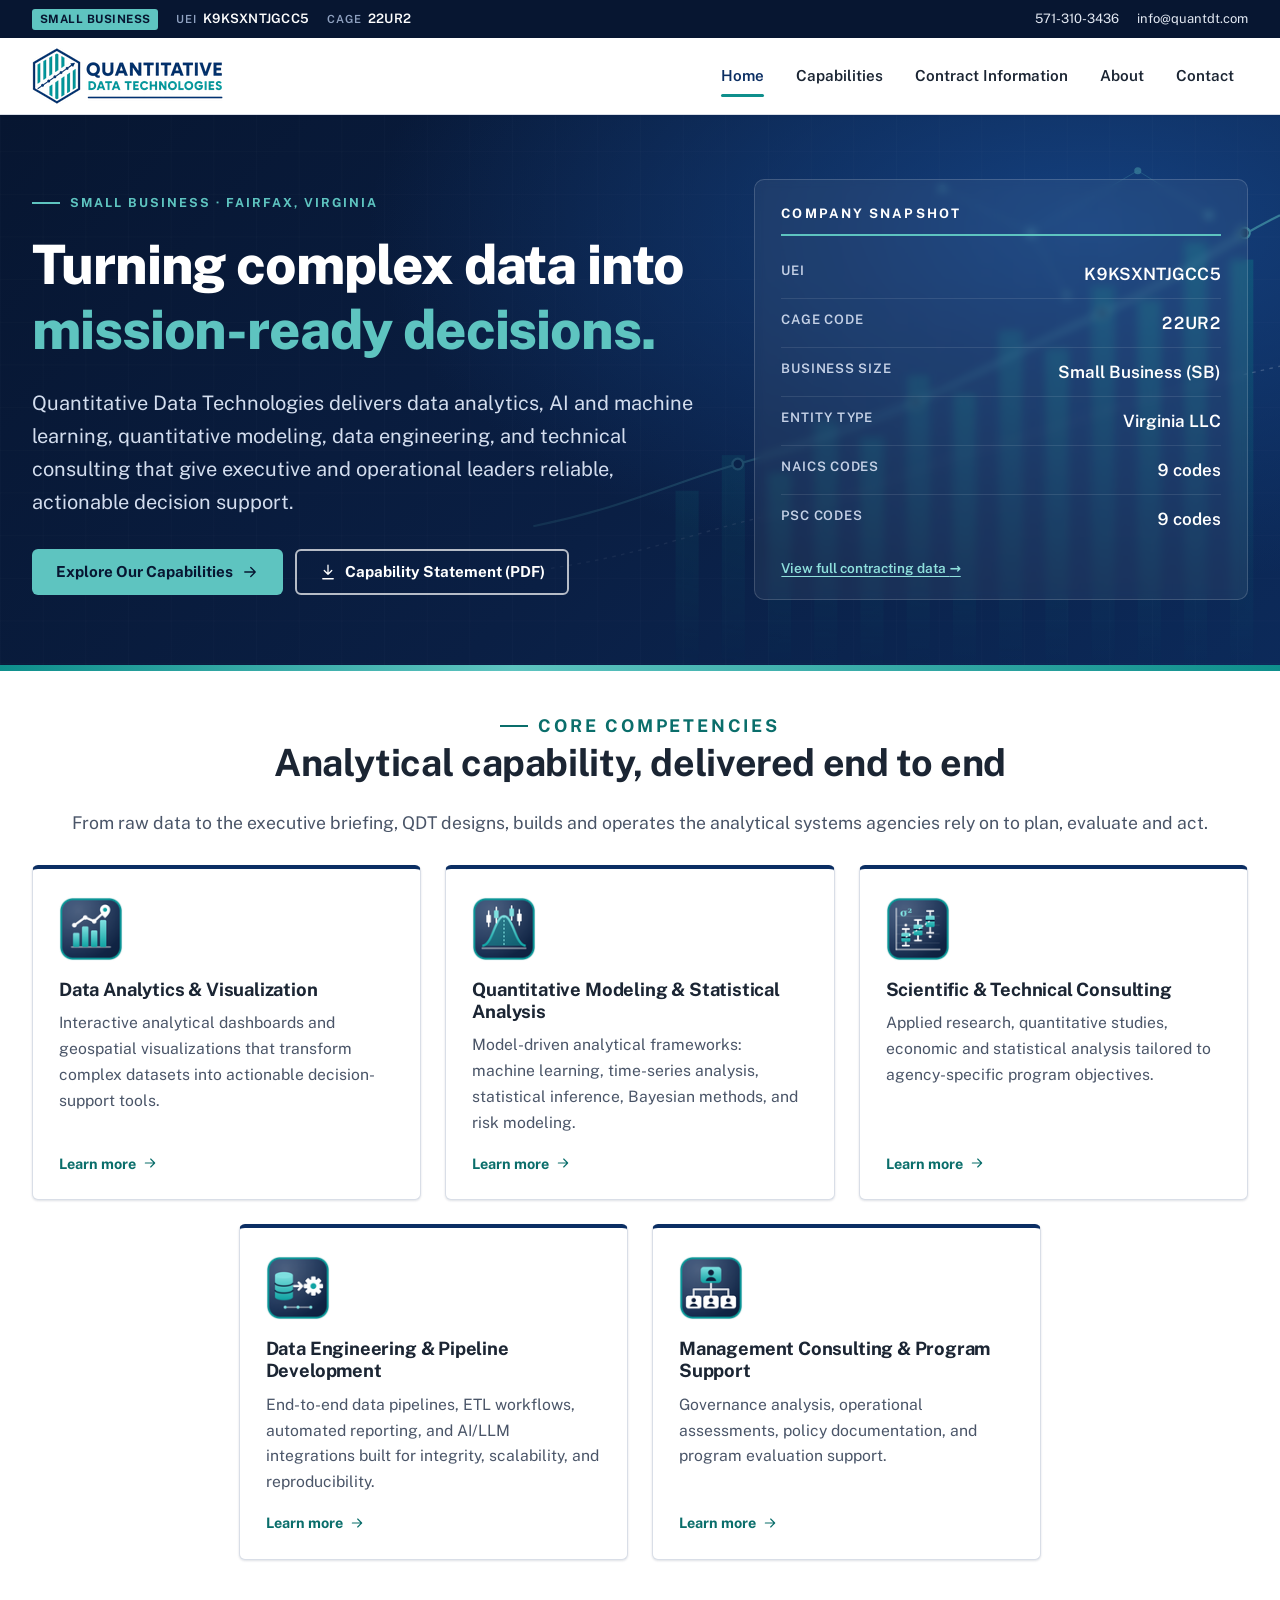
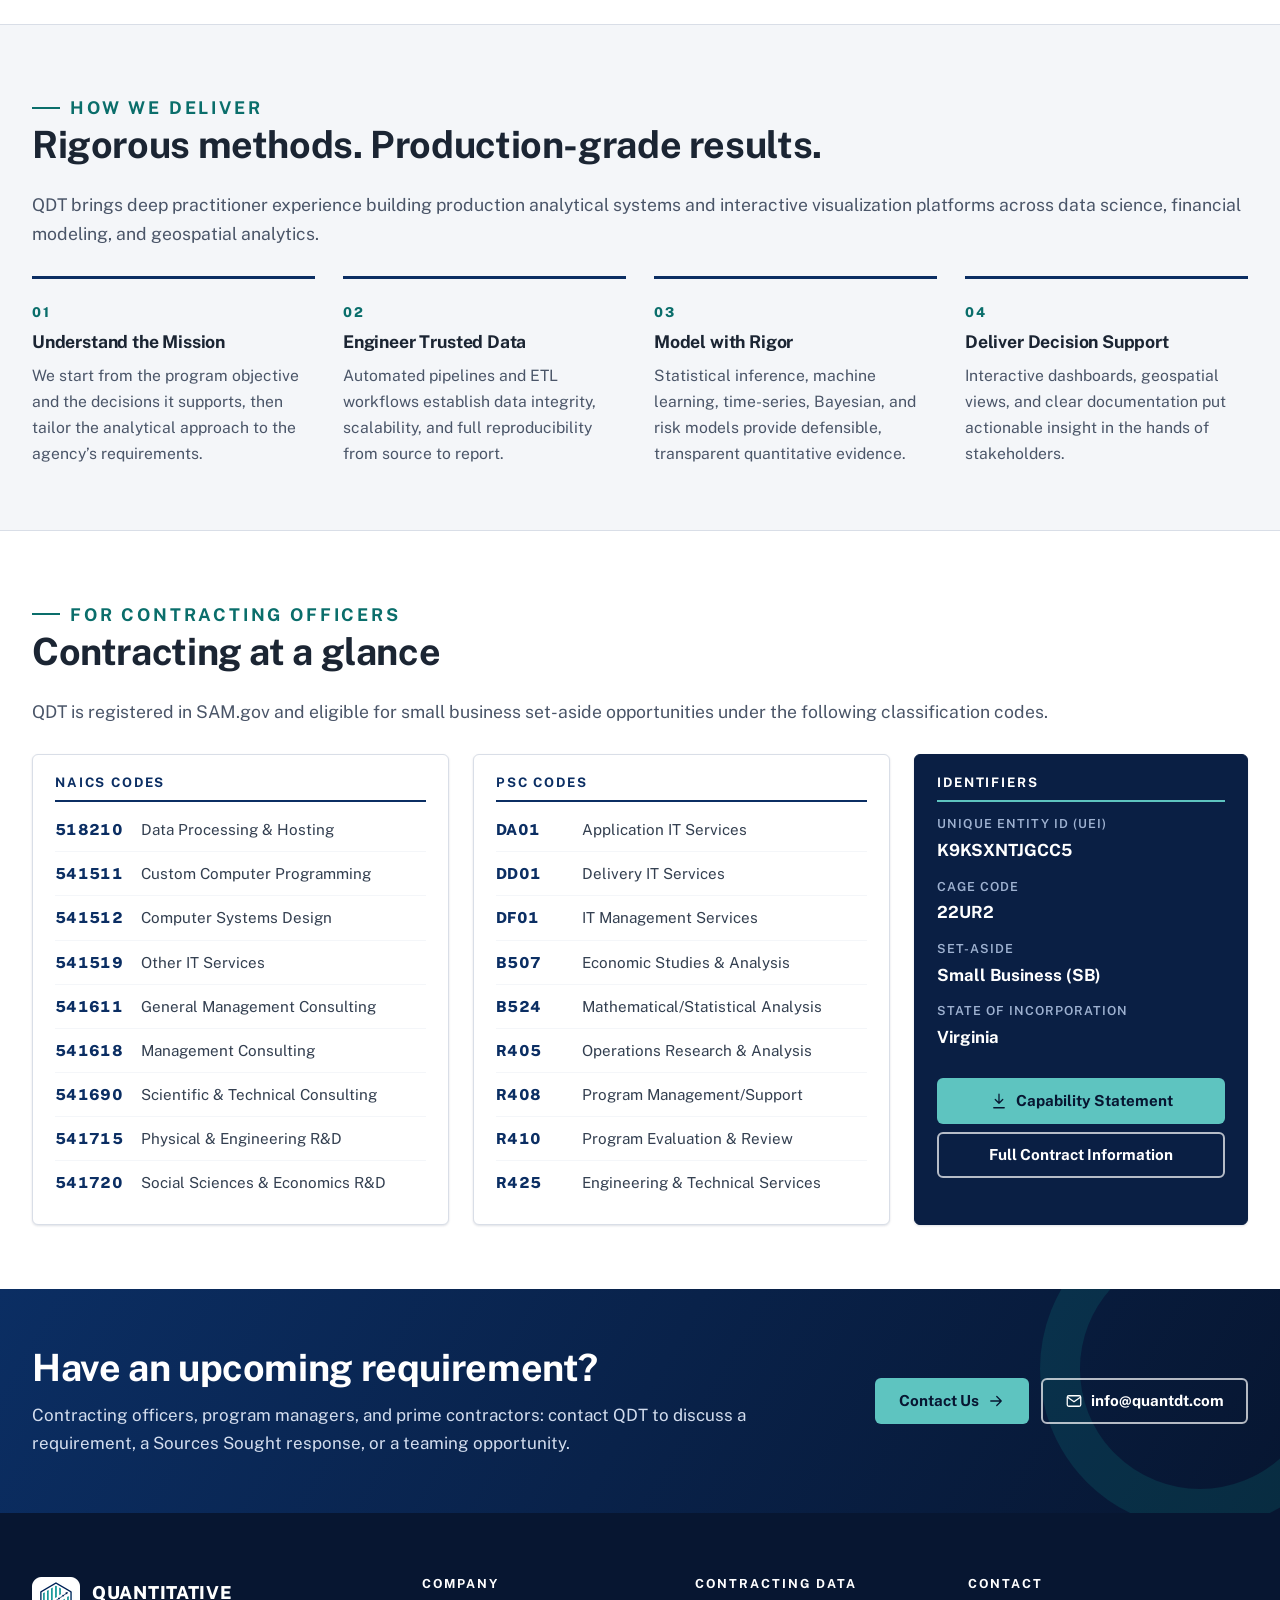
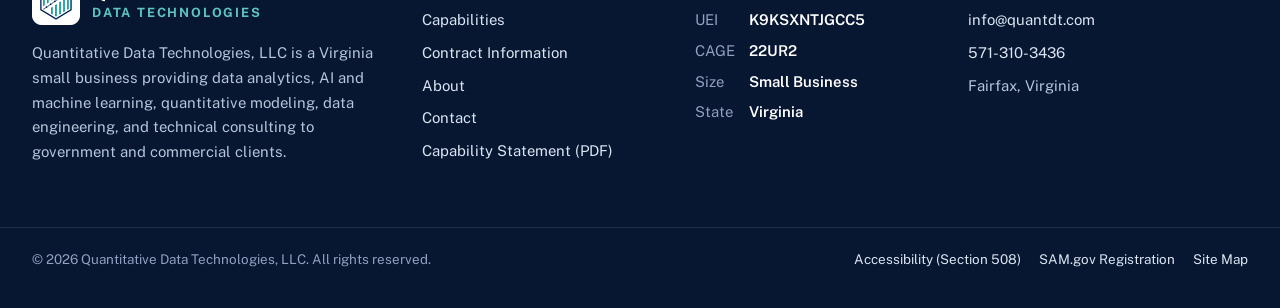
<file: index.html>
<!DOCTYPE html>
<html lang="en-us">
<head>
<meta charset="utf-8">
<meta name="viewport" content="width=device-width, initial-scale=1">
<title>Quantitative Data Technologies, LLC | Data Analytics, Technical Consulting &amp; Decision Intelligence</title>
<meta name="description" content="Quantitative Data Technologies, LLC is a Virginia small business delivering data analytics and visualization, AI and machine learning, quantitative modeling, data engineering, and scientific, technical and management consulting. UEI K9KSXNTJGCC5 · CAGE 22UR2.">
<link rel="canonical" href="https://www.quantdt.com/">
<meta name="theme-color" content="#0a1f44">
<meta property="og:type" content="website">
<meta property="og:site_name" content="Quantitative Data Technologies, LLC">
<meta property="og:title" content="Quantitative Data Technologies, LLC | Data Analytics, Technical Consulting &amp; Decision Intelligence">
<meta property="og:description" content="Quantitative Data Technologies, LLC is a Virginia small business delivering data analytics and visualization, AI and machine learning, quantitative modeling, data engineering, and scientific, technical and management consulting. UEI K9KSXNTJGCC5 · CAGE 22UR2.">
<meta property="og:url" content="https://www.quantdt.com/">
<meta property="og:image" content="https://www.quantdt.com/assets/img/og-image.png">
<meta property="og:image:width" content="1200">
<meta property="og:image:height" content="630">
<meta property="og:image:alt" content="Quantitative Data Technologies, LLC logo">
<meta name="twitter:card" content="summary_large_image">
<link rel="icon" href="/favicon.ico" sizes="any">
<link rel="icon" href="/assets/img/favicon-32.png" type="image/png" sizes="32x32">
<link rel="apple-touch-icon" href="/assets/img/apple-touch-icon.png">
<link rel="preconnect" href="https://fonts.googleapis.com">
<link rel="preconnect" href="https://fonts.gstatic.com" crossorigin>
<link href="https://fonts.googleapis.com/css2?family=Public+Sans:wght@400;600;700;800&display=swap" rel="stylesheet">
<link rel="stylesheet" href="/css/site.min.7946f8a27ca146ac232767ba96aa5d5d099edfe52fa2a8ac4799ff8d99906e7c.css" integrity="sha256-eUb4onyhRqwjJ2e6lqpdXQme3&#43;UvoqisR5n/jZmQbnw=">
<script type="application/ld+json">{"@context":"https://schema.org","@type":"Organization","address":{"@type":"PostalAddress","addressCountry":"US","addressLocality":"Fairfax","addressRegion":"VA"},"alternateName":"QDT","identifier":[{"@type":"PropertyValue","propertyID":"UEI","value":"K9KSXNTJGCC5"},{"@type":"PropertyValue","propertyID":"CAGE","value":"22UR2"}],"knowsAbout":["Data analytics","Data visualization","Artificial intelligence","Machine learning","Large language models","Quantitative modeling","Statistical analysis","Data engineering","Scientific and technical consulting","Management consulting"],"logo":"https://www.quantdt.com/assets/img/qdt-logo@3x.png","name":"Quantitative Data Technologies, LLC","slogan":"Data Analytics • Technical Consulting • Decision Intelligence","url":"https://www.quantdt.com/"}</script>
<script async src="https://www.googletagmanager.com/gtag/js?id=G-QYPFFCB6VG"></script>
<script>window.dataLayer=window.dataLayer||[];function gtag(){dataLayer.push(arguments);}gtag('js',new Date());gtag('config','G-QYPFFCB6VG');</script>
</head>

<body>
<a class="skip-link" href="#main">Skip to main content</a>
<div class="utility-bar" role="region" aria-label="Company identifiers and contact">
  <div class="container">
    <ul aria-label="Company identifiers">
      <li><span class="sb-badge">SMALL BUSINESS</span></li>
      <li><span class="label">UEI</span> <span class="value">K9KSXNTJGCC5</span></li>
      <li><span class="label">CAGE</span> <span class="value">22UR2</span></li>
    </ul>
    <ul class="contact-links" aria-label="Contact">
      <li><a class="js-obf" href="/contact/" data-obf="phone" data-v="NjM0My0wMTMtMTc1"><span class="obf-text">Call QDT</span></a></li>
      <li><a class="js-obf" href="/contact/" data-obf="email" data-v="bW9jLnRkdG5hdXFAb2ZuaQ=="><span class="obf-text">info [at] quantdt [dot] com</span></a></li>
    </ul>
  </div>
</div>
<header class="site-header">
  <div class="container">
    <a class="brand" href="/">
      <img class="brand-logo" src="/assets/img/qdt-logo@1x.png" srcset="/assets/img/qdt-logo@1x.png 1x, /assets/img/qdt-logo@2x.png 2x, /assets/img/qdt-logo@3x.png 3x" width="191" height="56" alt="Quantitative Data Technologies, LLC home">
    </a>
    <button class="nav-toggle" type="button" aria-expanded="false" aria-controls="primary-nav"><svg viewBox="0 0 24 24" fill="none" stroke="currentColor" stroke-width="1.7" stroke-linecap="round" stroke-linejoin="round" aria-hidden="true" focusable="false"><path d="M4 7h16M4 12h16M4 17h16"/></svg>Menu</button>
    <nav class="primary-nav" id="primary-nav" aria-label="Primary">
      <ul>
        <li><a href="/" aria-current="page">Home</a></li>
        <li><a href="/capabilities/">Capabilities</a></li>
        <li><a href="/contracting/">Contract Information</a></li>
        <li><a href="/about/">About</a></li>
        <li><a href="/contact/">Contact</a></li>
      </ul>
    </nav>
  </div>
</header>

<main id="main" tabindex="-1">
<section class="hero" aria-labelledby="hero-title">
  <svg class="hero-art" viewBox="0 0 1440 640" preserveAspectRatio="xMidYMid slice" aria-hidden="true" focusable="false">
  <defs>
    <pattern id="grid-home" width="48" height="48" patternUnits="userSpaceOnUse"><path d="M48 0H0V48" fill="none" stroke="#ffffff" stroke-opacity=".06"/></pattern>
    <linearGradient id="bar-home" x1="0" y1="0" x2="0" y2="1"><stop offset="0" stop-color="#0e8f8c" stop-opacity=".55"/><stop offset="1" stop-color="#0e8f8c" stop-opacity="0"/></linearGradient>
    <linearGradient id="fade-home" x1="0" y1="0" x2="1" y2="0"><stop offset="0" stop-color="#fff" stop-opacity="0"/><stop offset=".45" stop-color="#fff" stop-opacity=".25"/><stop offset="1" stop-color="#fff" stop-opacity="1"/></linearGradient>
    <mask id="m-home"><rect width="1440" height="640" fill="url(#fade-home)"/></mask>
  </defs>
  <rect width="1440" height="640" fill="url(#grid-home)"/>
  <g mask="url(#m-home)">
    <g fill="url(#bar-home)">
      <rect x="760" y="430" width="26" height="210"/><rect x="812" y="390" width="26" height="250"/><rect x="864" y="410" width="26" height="230"/>
      <rect x="916" y="350" width="26" height="290"/><rect x="968" y="370" width="26" height="270"/><rect x="1020" y="300" width="26" height="340"/>
      <rect x="1072" y="320" width="26" height="320"/><rect x="1124" y="250" width="26" height="390"/><rect x="1176" y="270" width="26" height="370"/>
      <rect x="1228" y="200" width="26" height="440"/><rect x="1280" y="215" width="26" height="425"/><rect x="1332" y="150" width="26" height="490"/><rect x="1384" y="170" width="26" height="470"/>
    </g>
    <path d="M600 470 C700 450 760 420 830 400 S960 360 1030 330 S1150 270 1240 230 S1360 160 1440 120" fill="none" stroke="#5ec4c0" stroke-width="2.5" stroke-opacity=".9"/>
    <path d="M600 520 C720 505 800 470 880 455 S1010 410 1100 385 S1260 330 1440 290" fill="none" stroke="#ffffff" stroke-width="1.5" stroke-opacity=".35" stroke-dasharray="4 6"/>
    <g fill="#071631" stroke="#5ec4c0" stroke-width="2.5"><circle cx="830" cy="400" r="6"/><circle cx="1030" cy="330" r="6"/><circle cx="1240" cy="230" r="6"/><circle cx="1400" cy="140" r="6"/></g>
    <g stroke="#5ec4c0" stroke-opacity=".5" fill="none"><path d="M1060 90 1160 140 1280 70 1360 120M1160 140 1200 210"/></g>
    <g fill="#5ec4c0" fill-opacity=".8"><circle cx="1060" cy="90" r="4"/><circle cx="1160" cy="140" r="5"/><circle cx="1280" cy="70" r="4"/><circle cx="1360" cy="120" r="4"/><circle cx="1200" cy="210" r="3.5"/></g>
  </g>
</svg>

  <div class="container">
    <div>
      <p class="eyebrow">Small Business &middot; Fairfax, Virginia</p>
      <h1 id="hero-title">Turning complex data into <span class="accent">mission-ready decisions.</span></h1>
      <p class="lead">Quantitative Data Technologies delivers data analytics, AI and machine learning, quantitative modeling, data engineering, and technical consulting that give executive and operational leaders reliable, actionable decision support.</p>
      <div class="actions">
        <a class="btn btn-accent" href="/capabilities/">Explore Our Capabilities <svg viewBox="0 0 24 24" fill="none" stroke="currentColor" stroke-width="1.7" stroke-linecap="round" stroke-linejoin="round" aria-hidden="true" focusable="false"><path d="M5 12h14M13 6l6 6-6 6"/></svg></a>
        <a class="btn btn-outline-light" href="/docs/QDT-Capability-Statement.pdf" download><svg viewBox="0 0 24 24" fill="none" stroke="currentColor" stroke-width="1.7" stroke-linecap="round" stroke-linejoin="round" aria-hidden="true" focusable="false"><path d="M12 3v12M7 10l5 5 5-5M5 21h14"/></svg> Capability Statement (PDF)</a>
      </div>
    </div>
    <div class="facts-card">
      <h2 id="facts-title">Company Snapshot</h2>
      <dl>
        <dt>UEI</dt><dd>K9KSXNTJGCC5</dd>
        <dt>CAGE Code</dt><dd>22UR2</dd>
        <dt>Business Size</dt><dd>Small Business (SB)</dd>
        <dt>Entity Type</dt><dd>Virginia LLC</dd>
        <dt>NAICS Codes</dt><dd>9 codes</dd>
        <dt>PSC Codes</dt><dd>9 codes</dd>
      </dl>
      <p class="facts-foot"><a href="/contracting/">View full contracting data <span aria-hidden="true">&rarr;</span></a></p>
    </div>
  </div>
</section>

<section class="section" aria-labelledby="comp-title">
  <div class="container">
    <div class="section-head center">
      <p class="eyebrow dark">Core Competencies</p>
      <h2 id="comp-title">Analytical capability, delivered end to end</h2>
      <p>From raw data to the executive briefing, QDT designs, builds and operates the analytical systems agencies rely on to plan, evaluate and act.</p>
    </div>
    <div class="card-grid">
      <article class="cap-card">
        <img class="cap-thumb" src="/assets/img/thumbs/analytics@1x.png" srcset="/assets/img/thumbs/analytics@1x.png 1x, /assets/img/thumbs/analytics@2x.png 2x, /assets/img/thumbs/analytics@3x.png 3x" width="72" height="72" alt="" loading="lazy">

        <h3><a href="/capabilities/#analytics">Data Analytics &amp; Visualization</a></h3>
        <p>Interactive analytical dashboards and geospatial visualizations that transform complex datasets into actionable decision-support tools.</p>
        <span class="more" aria-hidden="true">Learn more <svg viewBox="0 0 24 24" fill="none" stroke="currentColor" stroke-width="1.7" stroke-linecap="round" stroke-linejoin="round" aria-hidden="true" focusable="false"><path d="M5 12h14M13 6l6 6-6 6"/></svg></span>
      </article>
      <article class="cap-card">
        <img class="cap-thumb" src="/assets/img/thumbs/modeling@1x.png" srcset="/assets/img/thumbs/modeling@1x.png 1x, /assets/img/thumbs/modeling@2x.png 2x, /assets/img/thumbs/modeling@3x.png 3x" width="72" height="72" alt="" loading="lazy">

        <h3><a href="/capabilities/#modeling">Quantitative Modeling &amp; Statistical Analysis</a></h3>
        <p>Model-driven analytical frameworks: machine learning, time-series analysis, statistical inference, Bayesian methods, and risk modeling.</p>
        <span class="more" aria-hidden="true">Learn more <svg viewBox="0 0 24 24" fill="none" stroke="currentColor" stroke-width="1.7" stroke-linecap="round" stroke-linejoin="round" aria-hidden="true" focusable="false"><path d="M5 12h14M13 6l6 6-6 6"/></svg></span>
      </article>
      <article class="cap-card">
        <img class="cap-thumb" src="/assets/img/thumbs/consulting@1x.png" srcset="/assets/img/thumbs/consulting@1x.png 1x, /assets/img/thumbs/consulting@2x.png 2x, /assets/img/thumbs/consulting@3x.png 3x" width="72" height="72" alt="" loading="lazy">

        <h3><a href="/capabilities/#consulting">Scientific &amp; Technical Consulting</a></h3>
        <p>Applied research, quantitative studies, economic and statistical analysis tailored to agency-specific program objectives.</p>
        <span class="more" aria-hidden="true">Learn more <svg viewBox="0 0 24 24" fill="none" stroke="currentColor" stroke-width="1.7" stroke-linecap="round" stroke-linejoin="round" aria-hidden="true" focusable="false"><path d="M5 12h14M13 6l6 6-6 6"/></svg></span>
      </article>
      <article class="cap-card">
        <img class="cap-thumb" src="/assets/img/thumbs/engineering@1x.png" srcset="/assets/img/thumbs/engineering@1x.png 1x, /assets/img/thumbs/engineering@2x.png 2x, /assets/img/thumbs/engineering@3x.png 3x" width="72" height="72" alt="" loading="lazy">

        <h3><a href="/capabilities/#engineering">Data Engineering &amp; Pipeline Development</a></h3>
        <p>End-to-end data pipelines, ETL workflows, automated reporting, and AI/LLM integrations built for integrity, scalability, and reproducibility.</p>
        <span class="more" aria-hidden="true">Learn more <svg viewBox="0 0 24 24" fill="none" stroke="currentColor" stroke-width="1.7" stroke-linecap="round" stroke-linejoin="round" aria-hidden="true" focusable="false"><path d="M5 12h14M13 6l6 6-6 6"/></svg></span>
      </article>
      <article class="cap-card">
        <img class="cap-thumb" src="/assets/img/thumbs/management@1x.png" srcset="/assets/img/thumbs/management@1x.png 1x, /assets/img/thumbs/management@2x.png 2x, /assets/img/thumbs/management@3x.png 3x" width="72" height="72" alt="" loading="lazy">

        <h3><a href="/capabilities/#management">Management Consulting &amp; Program Support</a></h3>
        <p>Governance analysis, operational assessments, policy documentation, and program evaluation support.</p>
        <span class="more" aria-hidden="true">Learn more <svg viewBox="0 0 24 24" fill="none" stroke="currentColor" stroke-width="1.7" stroke-linecap="round" stroke-linejoin="round" aria-hidden="true" focusable="false"><path d="M5 12h14M13 6l6 6-6 6"/></svg></span>
      </article>
    </div>
  </div>
</section>

<section class="section alt" aria-labelledby="approach-title">
  <div class="container">
    <div class="section-head">
      <p class="eyebrow dark">How We Deliver</p>
      <h2 id="approach-title">Rigorous methods. Production-grade results.</h2>
      <p>QDT brings deep practitioner experience building production analytical systems and interactive visualization platforms across data science, financial modeling, and geospatial analytics.</p>
    </div>
    <ol class="approach">
      <li><h3>Understand the Mission</h3><p>We start from the program objective and the decisions it supports, then tailor the analytical approach to the agency&rsquo;s requirements.</p></li>
      <li><h3>Engineer Trusted Data</h3><p>Automated pipelines and ETL workflows establish data integrity, scalability, and full reproducibility from source to report.</p></li>
      <li><h3>Model with Rigor</h3><p>Statistical inference, machine learning, time-series, Bayesian, and risk models provide defensible, transparent quantitative evidence.</p></li>
      <li><h3>Deliver Decision Support</h3><p>Interactive dashboards, geospatial views, and clear documentation put actionable insight in the hands of stakeholders.</p></li>
    </ol>
  </div>
</section>

<section class="section" aria-labelledby="snap-title">
  <div class="container">
    <div class="section-head">
      <p class="eyebrow dark">For Contracting Officers</p>
      <h2 id="snap-title">Contracting at a glance</h2>
      <p>QDT is registered in SAM.gov and eligible for small business set-aside opportunities under the following classification codes.</p>
    </div>
    <div class="snapshot">
      <div class="panel">
        <h3>NAICS Codes</h3>
        <ul class="code-list">
          <li><span class="code">518210</span><span>Data Processing &amp; Hosting</span></li>
          <li><span class="code">541511</span><span>Custom Computer Programming</span></li>
          <li><span class="code">541512</span><span>Computer Systems Design</span></li>
          <li><span class="code">541519</span><span>Other IT Services</span></li>
          <li><span class="code">541611</span><span>General Management Consulting</span></li>
          <li><span class="code">541618</span><span>Management Consulting</span></li>
          <li><span class="code">541690</span><span>Scientific &amp; Technical Consulting</span></li>
          <li><span class="code">541715</span><span>Physical &amp; Engineering R&amp;D</span></li>
          <li><span class="code">541720</span><span>Social Sciences &amp; Economics R&amp;D</span></li>
        </ul>
      </div>
      <div class="panel">
        <h3>PSC Codes</h3>
        <ul class="code-list">
          <li><span class="code">DA01</span><span>Application IT Services</span></li>
          <li><span class="code">DD01</span><span>Delivery IT Services</span></li>
          <li><span class="code">DF01</span><span>IT Management Services</span></li>
          <li><span class="code">B507</span><span>Economic Studies &amp; Analysis</span></li>
          <li><span class="code">B524</span><span>Mathematical/Statistical Analysis</span></li>
          <li><span class="code">R405</span><span>Operations Research &amp; Analysis</span></li>
          <li><span class="code">R408</span><span>Program Management/Support</span></li>
          <li><span class="code">R410</span><span>Program Evaluation &amp; Review</span></li>
          <li><span class="code">R425</span><span>Engineering &amp; Technical Services</span></li>
        </ul>
      </div>
      <div class="panel dark">
        <h3>Identifiers</h3>
        <dl>
          <dt>Unique Entity ID (UEI)</dt><dd>K9KSXNTJGCC5</dd>
          <dt>CAGE Code</dt><dd>22UR2</dd>
          <dt>Set-Aside</dt><dd>Small Business (SB)</dd>
          <dt>State of Incorporation</dt><dd>Virginia</dd>
        </dl>
        <a class="btn btn-accent" href="/docs/QDT-Capability-Statement.pdf" download><svg viewBox="0 0 24 24" fill="none" stroke="currentColor" stroke-width="1.7" stroke-linecap="round" stroke-linejoin="round" aria-hidden="true" focusable="false"><path d="M12 3v12M7 10l5 5 5-5M5 21h14"/></svg> Capability Statement<span class="visually-hidden"> (PDF)</span></a>
        <a class="btn btn-outline-light" href="/contracting/">Full Contract Information</a>
      </div>
    </div>
  </div>
</section>

<section class="cta-band" aria-labelledby="cta-title">
  <div class="container">
    <div>
      <h2 id="cta-title">Have an upcoming requirement?</h2>
      <p>Contracting officers, program managers, and prime contractors: contact QDT to discuss a requirement, a Sources Sought response, or a teaming opportunity.</p>
    </div>
    <div class="actions">
      <a class="btn btn-accent" href="/contact/">Contact Us <svg viewBox="0 0 24 24" fill="none" stroke="currentColor" stroke-width="1.7" stroke-linecap="round" stroke-linejoin="round" aria-hidden="true" focusable="false"><path d="M5 12h14M13 6l6 6-6 6"/></svg></a>
      <a class="btn btn-outline-light js-obf" href="/contact/" data-obf="email" data-v="bW9jLnRkdG5hdXFAb2ZuaQ=="><svg viewBox="0 0 24 24" fill="none" stroke="currentColor" stroke-width="1.7" stroke-linecap="round" stroke-linejoin="round" aria-hidden="true" focusable="false"><rect x="3" y="5" width="18" height="14" rx="2"/><path d="m3.5 7 8.5 6 8.5-6"/></svg> <span class="obf-text">info [at] quantdt [dot] com</span></a>
    </div>
  </div>
</section>


</main>
<footer class="site-footer">
  <div class="container footer-top">
    <div>
      <a class="brand" href="/" aria-label="Quantitative Data Technologies, LLC home">
        <img class="brand-mark" src="/assets/img/qdt-mark-tile@1x.png" srcset="/assets/img/qdt-mark-tile@1x.png 1x, /assets/img/qdt-mark-tile@2x.png 2x, /assets/img/qdt-mark-tile@3x.png 3x" width="48" height="48" alt="">
        <span class="brand-text"><span class="b1">QUANTITATIVE</span><span class="b2">DATA TECHNOLOGIES</span></span>
      </a>
      <p class="about">Quantitative Data Technologies, LLC is a Virginia small business providing data analytics, AI and machine learning, quantitative modeling, data engineering, and technical consulting to government and commercial clients.</p>
    </div>
    <nav aria-label="Footer">
      <h2>Company</h2>
      <ul>
        <li><a href="/capabilities/">Capabilities</a></li>
        <li><a href="/contracting/">Contract Information</a></li>
        <li><a href="/about/">About</a></li>
        <li><a href="/contact/">Contact</a></li>
        <li><a href="/docs/QDT-Capability-Statement.pdf" download>Capability Statement (PDF)</a></li>
      </ul>
    </nav>
    <div>
      <h2>Contracting Data</h2>
      <dl>
        <dt>UEI</dt><dd>K9KSXNTJGCC5</dd>
        <dt>CAGE</dt><dd>22UR2</dd>
        <dt>Size</dt><dd>Small Business</dd>
        <dt>State</dt><dd>Virginia</dd>
      </dl>
    </div>
    <div>
      <h2>Contact</h2>
      <ul>
        <li><a class="js-obf" href="/contact/" data-obf="email" data-v="bW9jLnRkdG5hdXFAb2ZuaQ=="><span class="obf-text">info [at] quantdt [dot] com</span></a></li>
        <li><a class="js-obf" href="/contact/" data-obf="phone" data-v="NjM0My0wMTMtMTc1"><span class="obf-text">Call QDT</span></a></li>
        <li>Fairfax, Virginia</li>
      </ul>
    </div>
  </div>
  <div class="footer-bottom">
    <div class="container">
      <p class="mt-0">&copy; <span id="year">2026</span> Quantitative Data Technologies, LLC. All rights reserved.</p>
      <ul>
        <li><a href="/accessibility/">Accessibility (Section 508)</a></li>
        <li><a href="/contracting/">SAM.gov Registration</a></li>
        <li><a href="/sitemap/">Site Map</a></li>
      </ul>
    </div>
  </div>
</footer>

<script src="/js/site.min.7909ef95811a1daaaec686c86e086e54e2841eb93fb0f4e6ff52384932408604.js" integrity="sha256-eQnvlYEaHaquxobIbghuVOKEHrk/sPTm/1I4STJAhgQ=" defer></script>
</body>
</html>
</file>
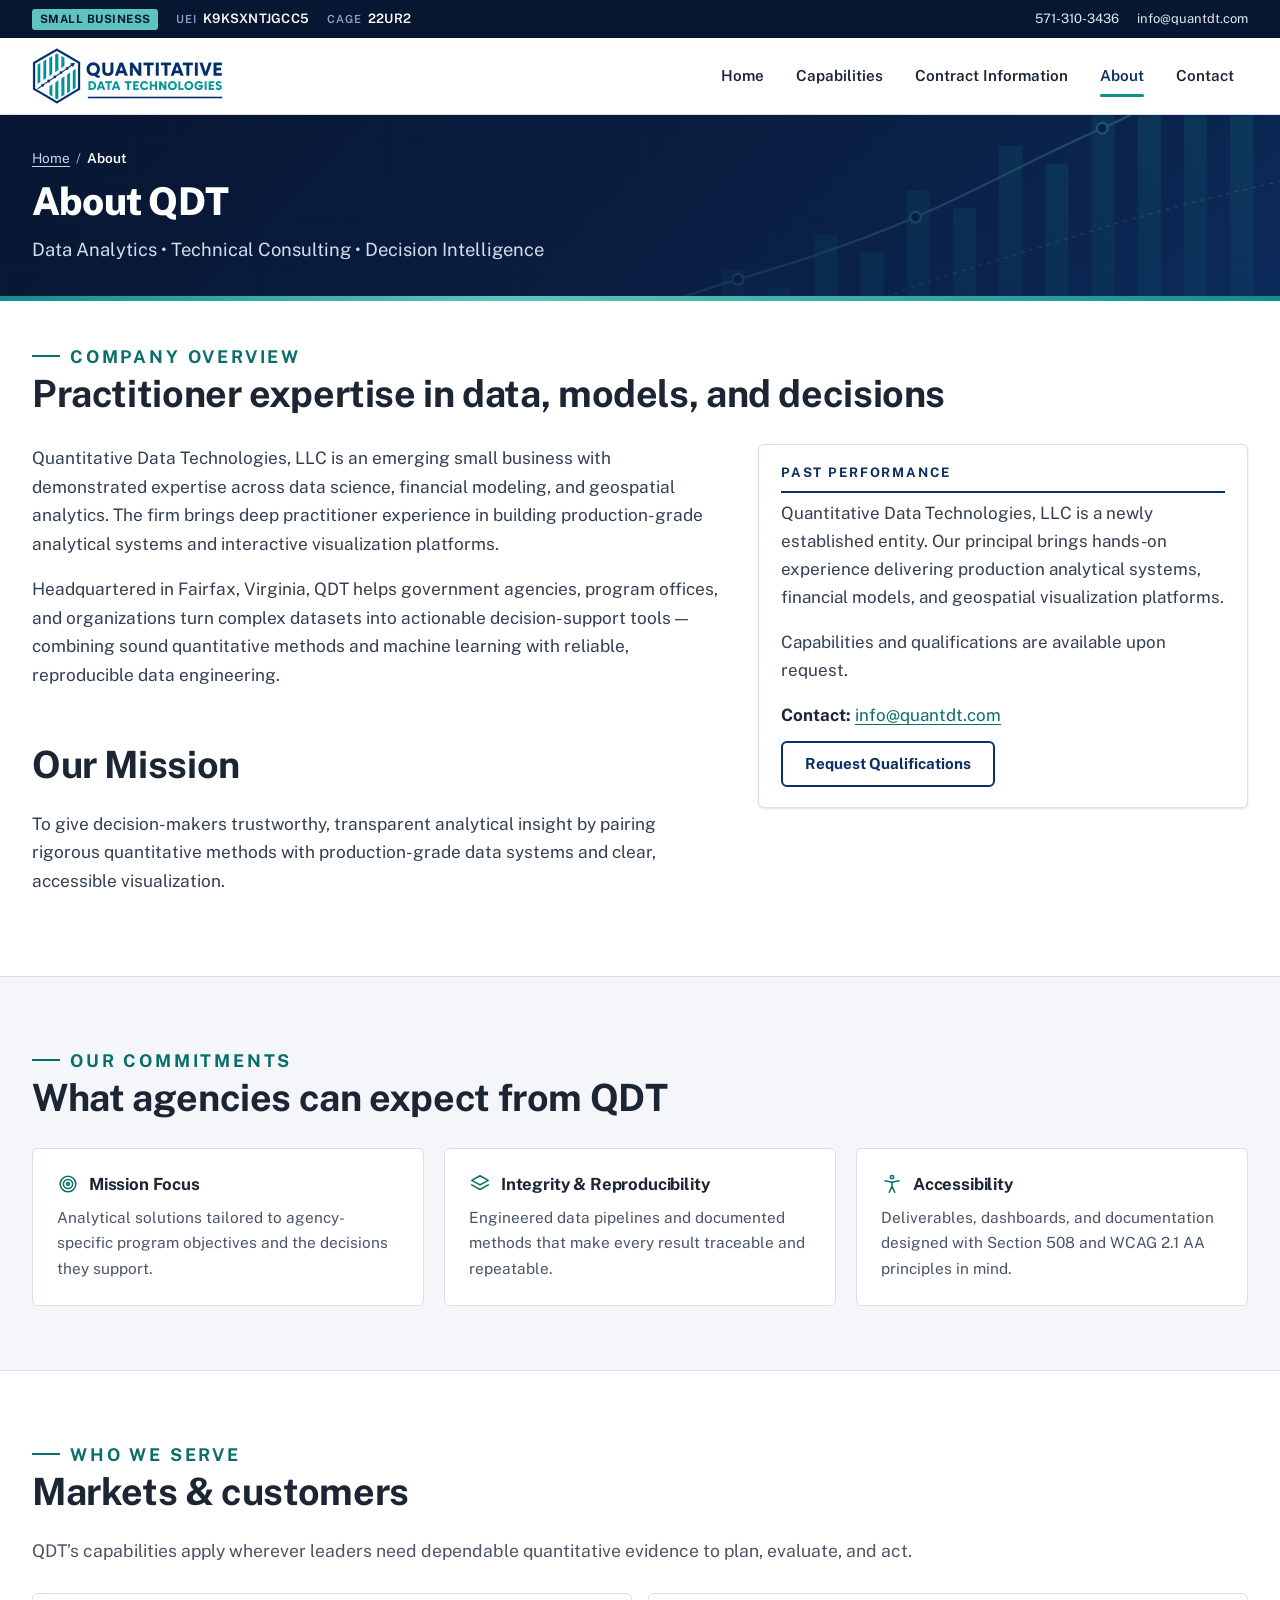
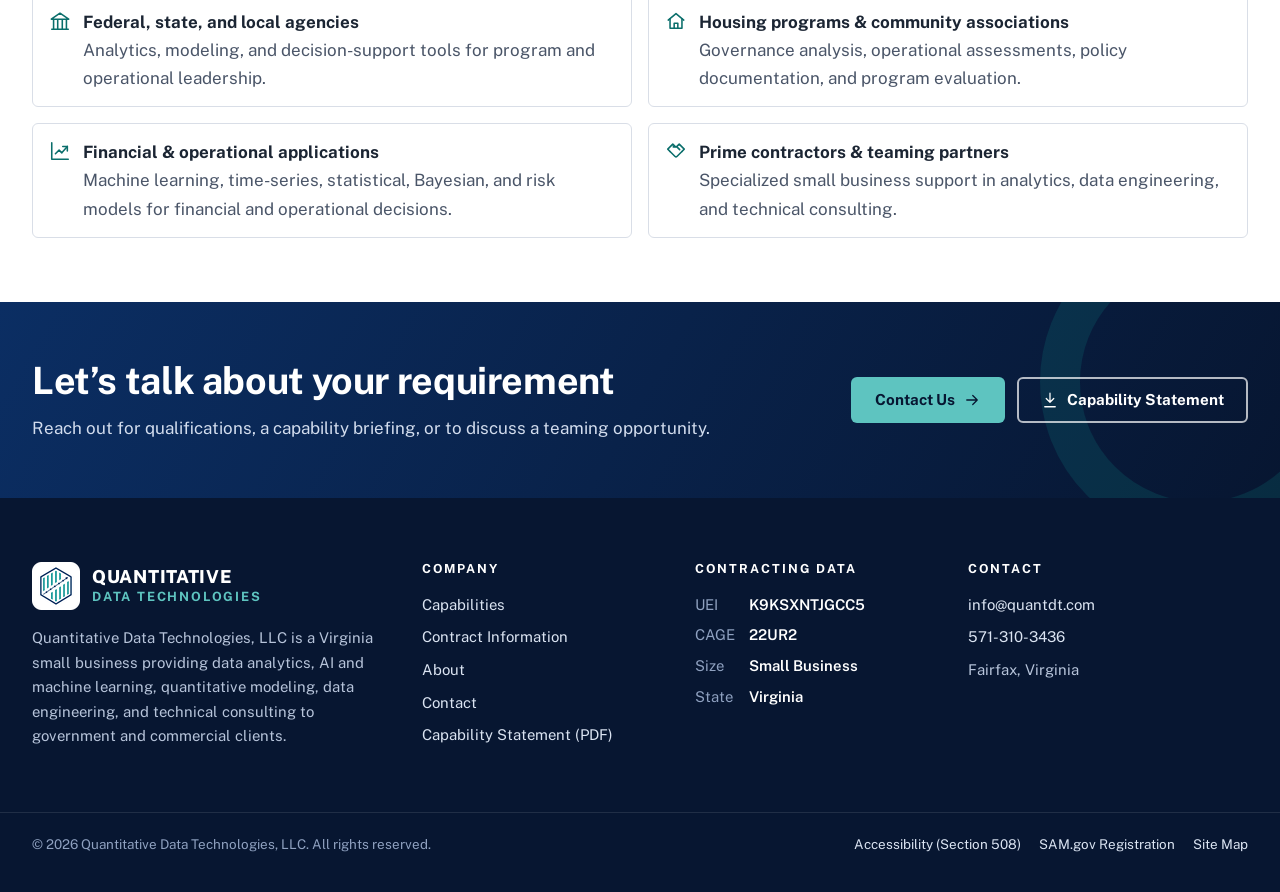
<file: about/index.html>
<!DOCTYPE html>
<html lang="en-us">
<head>
<meta charset="utf-8">
<meta name="viewport" content="width=device-width, initial-scale=1">
<title>About | Quantitative Data Technologies, LLC</title>
<meta name="description" content="About Quantitative Data Technologies, LLC, a Fairfax, Virginia small business with practitioner expertise in data science, financial modeling, and geospatial analytics.">
<link rel="canonical" href="https://www.quantdt.com/about/">
<meta name="theme-color" content="#0a1f44">
<meta property="og:type" content="website">
<meta property="og:site_name" content="Quantitative Data Technologies, LLC">
<meta property="og:title" content="About | Quantitative Data Technologies, LLC">
<meta property="og:description" content="About Quantitative Data Technologies, LLC, a Fairfax, Virginia small business with practitioner expertise in data science, financial modeling, and geospatial analytics.">
<meta property="og:url" content="https://www.quantdt.com/about/">
<meta property="og:image" content="https://www.quantdt.com/assets/img/og-image.png">
<meta property="og:image:width" content="1200">
<meta property="og:image:height" content="630">
<meta property="og:image:alt" content="Quantitative Data Technologies, LLC logo">
<meta name="twitter:card" content="summary_large_image">
<link rel="icon" href="/favicon.ico" sizes="any">
<link rel="icon" href="/assets/img/favicon-32.png" type="image/png" sizes="32x32">
<link rel="apple-touch-icon" href="/assets/img/apple-touch-icon.png">
<link rel="preconnect" href="https://fonts.googleapis.com">
<link rel="preconnect" href="https://fonts.gstatic.com" crossorigin>
<link href="https://fonts.googleapis.com/css2?family=Public+Sans:wght@400;600;700;800&display=swap" rel="stylesheet">
<link rel="stylesheet" href="/css/site.min.7946f8a27ca146ac232767ba96aa5d5d099edfe52fa2a8ac4799ff8d99906e7c.css" integrity="sha256-eUb4onyhRqwjJ2e6lqpdXQme3&#43;UvoqisR5n/jZmQbnw=">
<script type="application/ld+json">{"@context":"https://schema.org","@type":"Organization","address":{"@type":"PostalAddress","addressCountry":"US","addressLocality":"Fairfax","addressRegion":"VA"},"alternateName":"QDT","identifier":[{"@type":"PropertyValue","propertyID":"UEI","value":"K9KSXNTJGCC5"},{"@type":"PropertyValue","propertyID":"CAGE","value":"22UR2"}],"knowsAbout":["Data analytics","Data visualization","Artificial intelligence","Machine learning","Large language models","Quantitative modeling","Statistical analysis","Data engineering","Scientific and technical consulting","Management consulting"],"logo":"https://www.quantdt.com/assets/img/qdt-logo@3x.png","name":"Quantitative Data Technologies, LLC","slogan":"Data Analytics • Technical Consulting • Decision Intelligence","url":"https://www.quantdt.com/"}</script>
<script async src="https://www.googletagmanager.com/gtag/js?id=G-QYPFFCB6VG"></script>
<script>window.dataLayer=window.dataLayer||[];function gtag(){dataLayer.push(arguments);}gtag('js',new Date());gtag('config','G-QYPFFCB6VG');</script>
</head>

<body>
<a class="skip-link" href="#main">Skip to main content</a>
<div class="utility-bar" role="region" aria-label="Company identifiers and contact">
  <div class="container">
    <ul aria-label="Company identifiers">
      <li><span class="sb-badge">SMALL BUSINESS</span></li>
      <li><span class="label">UEI</span> <span class="value">K9KSXNTJGCC5</span></li>
      <li><span class="label">CAGE</span> <span class="value">22UR2</span></li>
    </ul>
    <ul class="contact-links" aria-label="Contact">
      <li><a class="js-obf" href="/contact/" data-obf="phone" data-v="NjM0My0wMTMtMTc1"><span class="obf-text">Call QDT</span></a></li>
      <li><a class="js-obf" href="/contact/" data-obf="email" data-v="bW9jLnRkdG5hdXFAb2ZuaQ=="><span class="obf-text">info [at] quantdt [dot] com</span></a></li>
    </ul>
  </div>
</div>
<header class="site-header">
  <div class="container">
    <a class="brand" href="/">
      <img class="brand-logo" src="/assets/img/qdt-logo@1x.png" srcset="/assets/img/qdt-logo@1x.png 1x, /assets/img/qdt-logo@2x.png 2x, /assets/img/qdt-logo@3x.png 3x" width="191" height="56" alt="Quantitative Data Technologies, LLC home">
    </a>
    <button class="nav-toggle" type="button" aria-expanded="false" aria-controls="primary-nav"><svg viewBox="0 0 24 24" fill="none" stroke="currentColor" stroke-width="1.7" stroke-linecap="round" stroke-linejoin="round" aria-hidden="true" focusable="false"><path d="M4 7h16M4 12h16M4 17h16"/></svg>Menu</button>
    <nav class="primary-nav" id="primary-nav" aria-label="Primary">
      <ul>
        <li><a href="/">Home</a></li>
        <li><a href="/capabilities/">Capabilities</a></li>
        <li><a href="/contracting/">Contract Information</a></li>
        <li><a href="/about/" aria-current="page">About</a></li>
        <li><a href="/contact/">Contact</a></li>
      </ul>
    </nav>
  </div>
</header>

<main id="main" tabindex="-1">
<section class="page-hero" aria-labelledby="page-title">
  <svg class="hero-art" viewBox="0 0 1440 640" preserveAspectRatio="xMidYMid slice" aria-hidden="true" focusable="false">
  <defs>
    <pattern id="grid-ph" width="48" height="48" patternUnits="userSpaceOnUse"><path d="M48 0H0V48" fill="none" stroke="#ffffff" stroke-opacity=".06"/></pattern>
    <linearGradient id="bar-ph" x1="0" y1="0" x2="0" y2="1"><stop offset="0" stop-color="#0e8f8c" stop-opacity=".55"/><stop offset="1" stop-color="#0e8f8c" stop-opacity="0"/></linearGradient>
    <linearGradient id="fade-ph" x1="0" y1="0" x2="1" y2="0"><stop offset="0" stop-color="#fff" stop-opacity="0"/><stop offset=".45" stop-color="#fff" stop-opacity=".25"/><stop offset="1" stop-color="#fff" stop-opacity="1"/></linearGradient>
    <mask id="m-ph"><rect width="1440" height="640" fill="url(#fade-ph)"/></mask>
  </defs>
  <rect width="1440" height="640" fill="url(#grid-ph)"/>
  <g mask="url(#m-ph)">
    <g fill="url(#bar-ph)">
      <rect x="760" y="430" width="26" height="210"/><rect x="812" y="390" width="26" height="250"/><rect x="864" y="410" width="26" height="230"/>
      <rect x="916" y="350" width="26" height="290"/><rect x="968" y="370" width="26" height="270"/><rect x="1020" y="300" width="26" height="340"/>
      <rect x="1072" y="320" width="26" height="320"/><rect x="1124" y="250" width="26" height="390"/><rect x="1176" y="270" width="26" height="370"/>
      <rect x="1228" y="200" width="26" height="440"/><rect x="1280" y="215" width="26" height="425"/><rect x="1332" y="150" width="26" height="490"/><rect x="1384" y="170" width="26" height="470"/>
    </g>
    <path d="M600 470 C700 450 760 420 830 400 S960 360 1030 330 S1150 270 1240 230 S1360 160 1440 120" fill="none" stroke="#5ec4c0" stroke-width="2.5" stroke-opacity=".9"/>
    <path d="M600 520 C720 505 800 470 880 455 S1010 410 1100 385 S1260 330 1440 290" fill="none" stroke="#ffffff" stroke-width="1.5" stroke-opacity=".35" stroke-dasharray="4 6"/>
    <g fill="#071631" stroke="#5ec4c0" stroke-width="2.5"><circle cx="830" cy="400" r="6"/><circle cx="1030" cy="330" r="6"/><circle cx="1240" cy="230" r="6"/><circle cx="1400" cy="140" r="6"/></g>
    <g stroke="#5ec4c0" stroke-opacity=".5" fill="none"><path d="M1060 90 1160 140 1280 70 1360 120M1160 140 1200 210"/></g>
    <g fill="#5ec4c0" fill-opacity=".8"><circle cx="1060" cy="90" r="4"/><circle cx="1160" cy="140" r="5"/><circle cx="1280" cy="70" r="4"/><circle cx="1360" cy="120" r="4"/><circle cx="1200" cy="210" r="3.5"/></g>
  </g>
</svg>

  <div class="container">
    <nav class="breadcrumb" aria-label="Breadcrumb"><ol><li><a href="/">Home</a></li><li><span aria-current="page">About</span></li></ol></nav>
    <h1 id="page-title">About QDT</h1>
    <p class="lead">Data Analytics • Technical Consulting • Decision Intelligence</p>
  </div>
</section>

<section class="section" aria-labelledby="overview-title">
  <div class="container">
    <div class="section-head">
      <p class="eyebrow dark">Company Overview</p>
      <h2 id="overview-title">Practitioner expertise in data, models, and decisions</h2>
    </div>
  </div>
  <div class="container two-col wide-left">
    <div class="prose">
      <p>Quantitative Data Technologies, LLC is an emerging small business with demonstrated expertise across data science, financial modeling, and geospatial analytics. The firm brings deep practitioner experience in building production-grade analytical systems and interactive visualization platforms.</p>
<p>Headquartered in Fairfax, Virginia, QDT helps government agencies, program offices, and organizations turn complex datasets into actionable decision-support tools — combining sound quantitative methods and machine learning with reliable, reproducible data engineering.</p>
<h2 id="our-mission">Our Mission</h2>
<p>To give decision-makers trustworthy, transparent analytical insight by pairing rigorous quantitative methods with production-grade data systems and clear, accessible visualization.</p>

    </div>
    <div class="panel">
      <h3 id="pp-title">Past Performance</h3>
      <p>Quantitative Data Technologies, LLC is a newly established entity. Our principal brings hands-on experience delivering production analytical systems, financial models, and geospatial visualization platforms.</p>
      <p>Capabilities and qualifications are available upon request.</p>
      <p class="mb-0"><strong>Contact:</strong> <a class="js-obf" href="/contact/" data-obf="email" data-v="bW9jLnRkdG5hdXFAb2ZuaQ=="><span class="obf-text">info [at] quantdt [dot] com</span></a></p>
      <a class="btn btn-outline" href="/contact/">Request Qualifications</a>
    </div>
  </div>
</section>

<section class="section alt" aria-labelledby="values-title">
  <div class="container">
    <div class="section-head">
      <p class="eyebrow dark">Our Commitments</p>
      <h2 id="values-title">What agencies can expect from QDT</h2>
    </div>
    <div class="stat-row">
      <div class="value-card"><h3><svg viewBox="0 0 24 24" fill="none" stroke="currentColor" stroke-width="1.7" stroke-linecap="round" stroke-linejoin="round" aria-hidden="true" focusable="false"><circle cx="12" cy="12" r="8.5"/><circle cx="12" cy="12" r="5"/><circle cx="12" cy="12" r="1.5"/></svg> Mission Focus</h3><p>Analytical solutions tailored to agency-specific program objectives and the decisions they support.</p></div>
      <div class="value-card"><h3><svg viewBox="0 0 24 24" fill="none" stroke="currentColor" stroke-width="1.7" stroke-linecap="round" stroke-linejoin="round" aria-hidden="true" focusable="false"><path d="m12 3 9 5-9 5-9-5 9-5z"/><path d="m3 13 9 5 9-5"/></svg> Integrity &amp; Reproducibility</h3><p>Engineered data pipelines and documented methods that make every result traceable and repeatable.</p></div>
      <div class="value-card"><h3><svg viewBox="0 0 24 24" fill="none" stroke="currentColor" stroke-width="1.7" stroke-linecap="round" stroke-linejoin="round" aria-hidden="true" focusable="false"><circle cx="12" cy="4.5" r="1.8"/><path d="M4.5 8.5 12 10l7.5-1.5M12 10v4.5M12 14.5 9 21M12 14.5l3 6.5"/></svg> Accessibility</h3><p>Deliverables, dashboards, and documentation designed with Section 508 and WCAG 2.1 AA principles in mind.</p></div>
    </div>
  </div>
</section>

<section class="section" aria-labelledby="markets-title">
  <div class="container">
    <div class="section-head">
      <p class="eyebrow dark">Who We Serve</p>
      <h2 id="markets-title">Markets &amp; customers</h2>
      <p>QDT&rsquo;s capabilities apply wherever leaders need dependable quantitative evidence to plan, evaluate, and act.</p>
    </div>
    <ul class="market-list">
      <li><svg viewBox="0 0 24 24" fill="none" stroke="currentColor" stroke-width="1.7" stroke-linecap="round" stroke-linejoin="round" aria-hidden="true" focusable="false"><path d="M3 21h18M5 21V10M19 21V10M9.5 21V10M14.5 21V10M2.5 10h19L12 3.5z"/></svg><span><strong>Federal, state, and local agencies</strong><br><span class="muted">Analytics, modeling, and decision-support tools for program and operational leadership.</span></span></li>
      <li><svg viewBox="0 0 24 24" fill="none" stroke="currentColor" stroke-width="1.7" stroke-linecap="round" stroke-linejoin="round" aria-hidden="true" focusable="false"><path d="M3.5 11 12 4l8.5 7"/><path d="M5.5 9.5V20h13V9.5"/><path d="M10 20v-5.5h4V20"/></svg><span><strong>Housing programs &amp; community associations</strong><br><span class="muted">Governance analysis, operational assessments, policy documentation, and program evaluation.</span></span></li>
      <li><svg viewBox="0 0 24 24" fill="none" stroke="currentColor" stroke-width="1.7" stroke-linecap="round" stroke-linejoin="round" aria-hidden="true" focusable="false"><path d="M3 3v18h18"/><path d="m7 15 4-4 3 3 6-7"/><path d="M15 7h5v5"/></svg><span><strong>Financial &amp; operational applications</strong><br><span class="muted">Machine learning, time-series, statistical, Bayesian, and risk models for financial and operational decisions.</span></span></li>
      <li><svg viewBox="0 0 24 24" fill="none" stroke="currentColor" stroke-width="1.7" stroke-linecap="round" stroke-linejoin="round" aria-hidden="true" focusable="false"><path d="m11 7-2.5-2.5L3 10l2.5 2.5"/><path d="m13 7 2.5-2.5L21 10l-2.5 2.5"/><path d="M5.5 12.5 11 18a1.5 1.5 0 0 0 2 0l5.5-5.5"/><path d="M9 7.5h4l3 3"/></svg><span><strong>Prime contractors &amp; teaming partners</strong><br><span class="muted">Specialized small business support in analytics, data engineering, and technical consulting.</span></span></li>
    </ul>
  </div>
</section>
<section class="cta-band" aria-labelledby="cta-title">
  <div class="container">
    <div>
      <h2 id="cta-title">Let’s talk about your requirement</h2>
      <p>Reach out for qualifications, a capability briefing, or to discuss a teaming opportunity.</p>
    </div>
    <div class="actions">
      <a class="btn btn-accent" href="/contact/">Contact Us <svg viewBox="0 0 24 24" fill="none" stroke="currentColor" stroke-width="1.7" stroke-linecap="round" stroke-linejoin="round" aria-hidden="true" focusable="false"><path d="M5 12h14M13 6l6 6-6 6"/></svg></a>
      <a class="btn btn-outline-light" href="/docs/QDT-Capability-Statement.pdf" download><svg viewBox="0 0 24 24" fill="none" stroke="currentColor" stroke-width="1.7" stroke-linecap="round" stroke-linejoin="round" aria-hidden="true" focusable="false"><path d="M12 3v12M7 10l5 5 5-5M5 21h14"/></svg> Capability Statement<span class="visually-hidden"> (PDF)</span></a>
    </div>
  </div>
</section>


</main>
<footer class="site-footer">
  <div class="container footer-top">
    <div>
      <a class="brand" href="/" aria-label="Quantitative Data Technologies, LLC home">
        <img class="brand-mark" src="/assets/img/qdt-mark-tile@1x.png" srcset="/assets/img/qdt-mark-tile@1x.png 1x, /assets/img/qdt-mark-tile@2x.png 2x, /assets/img/qdt-mark-tile@3x.png 3x" width="48" height="48" alt="">
        <span class="brand-text"><span class="b1">QUANTITATIVE</span><span class="b2">DATA TECHNOLOGIES</span></span>
      </a>
      <p class="about">Quantitative Data Technologies, LLC is a Virginia small business providing data analytics, AI and machine learning, quantitative modeling, data engineering, and technical consulting to government and commercial clients.</p>
    </div>
    <nav aria-label="Footer">
      <h2>Company</h2>
      <ul>
        <li><a href="/capabilities/">Capabilities</a></li>
        <li><a href="/contracting/">Contract Information</a></li>
        <li><a href="/about/">About</a></li>
        <li><a href="/contact/">Contact</a></li>
        <li><a href="/docs/QDT-Capability-Statement.pdf" download>Capability Statement (PDF)</a></li>
      </ul>
    </nav>
    <div>
      <h2>Contracting Data</h2>
      <dl>
        <dt>UEI</dt><dd>K9KSXNTJGCC5</dd>
        <dt>CAGE</dt><dd>22UR2</dd>
        <dt>Size</dt><dd>Small Business</dd>
        <dt>State</dt><dd>Virginia</dd>
      </dl>
    </div>
    <div>
      <h2>Contact</h2>
      <ul>
        <li><a class="js-obf" href="/contact/" data-obf="email" data-v="bW9jLnRkdG5hdXFAb2ZuaQ=="><span class="obf-text">info [at] quantdt [dot] com</span></a></li>
        <li><a class="js-obf" href="/contact/" data-obf="phone" data-v="NjM0My0wMTMtMTc1"><span class="obf-text">Call QDT</span></a></li>
        <li>Fairfax, Virginia</li>
      </ul>
    </div>
  </div>
  <div class="footer-bottom">
    <div class="container">
      <p class="mt-0">&copy; <span id="year">2026</span> Quantitative Data Technologies, LLC. All rights reserved.</p>
      <ul>
        <li><a href="/accessibility/">Accessibility (Section 508)</a></li>
        <li><a href="/contracting/">SAM.gov Registration</a></li>
        <li><a href="/sitemap/">Site Map</a></li>
      </ul>
    </div>
  </div>
</footer>

<script src="/js/site.min.7909ef95811a1daaaec686c86e086e54e2841eb93fb0f4e6ff52384932408604.js" integrity="sha256-eQnvlYEaHaquxobIbghuVOKEHrk/sPTm/1I4STJAhgQ=" defer></script>
</body>
</html>
</file>
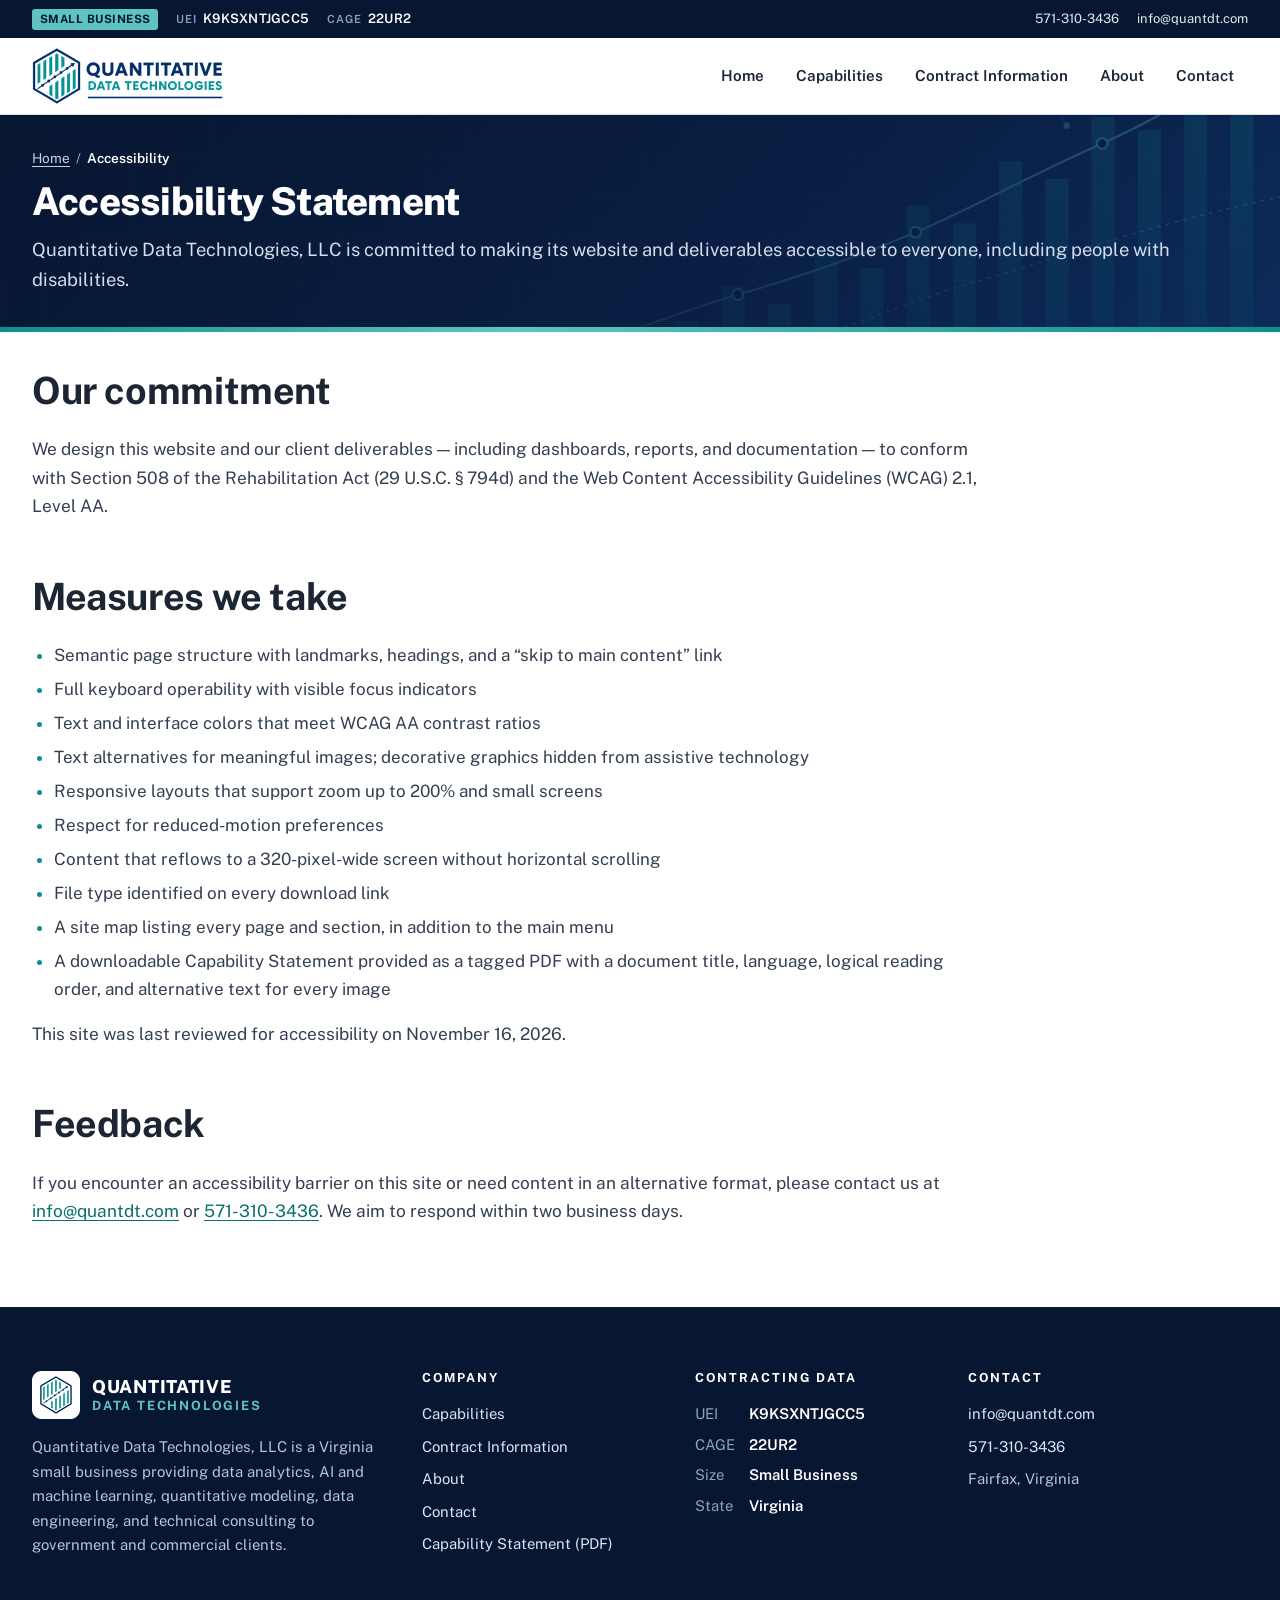
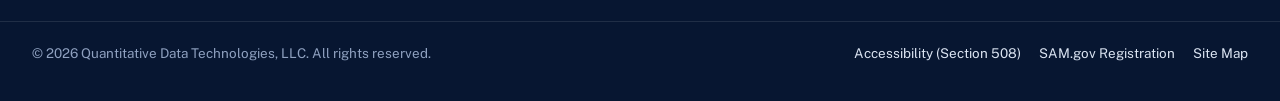
<file: accessibility/index.html>
<!DOCTYPE html>
<html lang="en-us">
<head>
<meta charset="utf-8">
<meta name="viewport" content="width=device-width, initial-scale=1">
<title>Accessibility (Section 508) | Quantitative Data Technologies, LLC</title>
<meta name="description" content="Accessibility statement for Quantitative Data Technologies, LLC. Our website and deliverables are designed to conform with Section 508 and WCAG 2.1 Level AA.">
<link rel="canonical" href="https://www.quantdt.com/accessibility/">
<meta name="theme-color" content="#0a1f44">
<meta property="og:type" content="website">
<meta property="og:site_name" content="Quantitative Data Technologies, LLC">
<meta property="og:title" content="Accessibility (Section 508) | Quantitative Data Technologies, LLC">
<meta property="og:description" content="Accessibility statement for Quantitative Data Technologies, LLC. Our website and deliverables are designed to conform with Section 508 and WCAG 2.1 Level AA.">
<meta property="og:url" content="https://www.quantdt.com/accessibility/">
<meta property="og:image" content="https://www.quantdt.com/assets/img/og-image.png">
<meta property="og:image:width" content="1200">
<meta property="og:image:height" content="630">
<meta property="og:image:alt" content="Quantitative Data Technologies, LLC logo">
<meta name="twitter:card" content="summary_large_image">
<link rel="icon" href="/favicon.ico" sizes="any">
<link rel="icon" href="/assets/img/favicon-32.png" type="image/png" sizes="32x32">
<link rel="apple-touch-icon" href="/assets/img/apple-touch-icon.png">
<link rel="preconnect" href="https://fonts.googleapis.com">
<link rel="preconnect" href="https://fonts.gstatic.com" crossorigin>
<link href="https://fonts.googleapis.com/css2?family=Public+Sans:wght@400;600;700;800&display=swap" rel="stylesheet">
<link rel="stylesheet" href="/css/site.min.7946f8a27ca146ac232767ba96aa5d5d099edfe52fa2a8ac4799ff8d99906e7c.css" integrity="sha256-eUb4onyhRqwjJ2e6lqpdXQme3&#43;UvoqisR5n/jZmQbnw=">
<script type="application/ld+json">{"@context":"https://schema.org","@type":"Organization","address":{"@type":"PostalAddress","addressCountry":"US","addressLocality":"Fairfax","addressRegion":"VA"},"alternateName":"QDT","identifier":[{"@type":"PropertyValue","propertyID":"UEI","value":"K9KSXNTJGCC5"},{"@type":"PropertyValue","propertyID":"CAGE","value":"22UR2"}],"knowsAbout":["Data analytics","Data visualization","Artificial intelligence","Machine learning","Large language models","Quantitative modeling","Statistical analysis","Data engineering","Scientific and technical consulting","Management consulting"],"logo":"https://www.quantdt.com/assets/img/qdt-logo@3x.png","name":"Quantitative Data Technologies, LLC","slogan":"Data Analytics • Technical Consulting • Decision Intelligence","url":"https://www.quantdt.com/"}</script>
<script async src="https://www.googletagmanager.com/gtag/js?id=G-QYPFFCB6VG"></script>
<script>window.dataLayer=window.dataLayer||[];function gtag(){dataLayer.push(arguments);}gtag('js',new Date());gtag('config','G-QYPFFCB6VG');</script>
</head>

<body>
<a class="skip-link" href="#main">Skip to main content</a>
<div class="utility-bar" role="region" aria-label="Company identifiers and contact">
  <div class="container">
    <ul aria-label="Company identifiers">
      <li><span class="sb-badge">SMALL BUSINESS</span></li>
      <li><span class="label">UEI</span> <span class="value">K9KSXNTJGCC5</span></li>
      <li><span class="label">CAGE</span> <span class="value">22UR2</span></li>
    </ul>
    <ul class="contact-links" aria-label="Contact">
      <li><a class="js-obf" href="/contact/" data-obf="phone" data-v="NjM0My0wMTMtMTc1"><span class="obf-text">Call QDT</span></a></li>
      <li><a class="js-obf" href="/contact/" data-obf="email" data-v="bW9jLnRkdG5hdXFAb2ZuaQ=="><span class="obf-text">info [at] quantdt [dot] com</span></a></li>
    </ul>
  </div>
</div>
<header class="site-header">
  <div class="container">
    <a class="brand" href="/">
      <img class="brand-logo" src="/assets/img/qdt-logo@1x.png" srcset="/assets/img/qdt-logo@1x.png 1x, /assets/img/qdt-logo@2x.png 2x, /assets/img/qdt-logo@3x.png 3x" width="191" height="56" alt="Quantitative Data Technologies, LLC home">
    </a>
    <button class="nav-toggle" type="button" aria-expanded="false" aria-controls="primary-nav"><svg viewBox="0 0 24 24" fill="none" stroke="currentColor" stroke-width="1.7" stroke-linecap="round" stroke-linejoin="round" aria-hidden="true" focusable="false"><path d="M4 7h16M4 12h16M4 17h16"/></svg>Menu</button>
    <nav class="primary-nav" id="primary-nav" aria-label="Primary">
      <ul>
        <li><a href="/">Home</a></li>
        <li><a href="/capabilities/">Capabilities</a></li>
        <li><a href="/contracting/">Contract Information</a></li>
        <li><a href="/about/">About</a></li>
        <li><a href="/contact/">Contact</a></li>
      </ul>
    </nav>
  </div>
</header>

<main id="main" tabindex="-1">

<section class="page-hero" aria-labelledby="page-title">
  <svg class="hero-art" viewBox="0 0 1440 640" preserveAspectRatio="xMidYMid slice" aria-hidden="true" focusable="false">
  <defs>
    <pattern id="grid-ph" width="48" height="48" patternUnits="userSpaceOnUse"><path d="M48 0H0V48" fill="none" stroke="#ffffff" stroke-opacity=".06"/></pattern>
    <linearGradient id="bar-ph" x1="0" y1="0" x2="0" y2="1"><stop offset="0" stop-color="#0e8f8c" stop-opacity=".55"/><stop offset="1" stop-color="#0e8f8c" stop-opacity="0"/></linearGradient>
    <linearGradient id="fade-ph" x1="0" y1="0" x2="1" y2="0"><stop offset="0" stop-color="#fff" stop-opacity="0"/><stop offset=".45" stop-color="#fff" stop-opacity=".25"/><stop offset="1" stop-color="#fff" stop-opacity="1"/></linearGradient>
    <mask id="m-ph"><rect width="1440" height="640" fill="url(#fade-ph)"/></mask>
  </defs>
  <rect width="1440" height="640" fill="url(#grid-ph)"/>
  <g mask="url(#m-ph)">
    <g fill="url(#bar-ph)">
      <rect x="760" y="430" width="26" height="210"/><rect x="812" y="390" width="26" height="250"/><rect x="864" y="410" width="26" height="230"/>
      <rect x="916" y="350" width="26" height="290"/><rect x="968" y="370" width="26" height="270"/><rect x="1020" y="300" width="26" height="340"/>
      <rect x="1072" y="320" width="26" height="320"/><rect x="1124" y="250" width="26" height="390"/><rect x="1176" y="270" width="26" height="370"/>
      <rect x="1228" y="200" width="26" height="440"/><rect x="1280" y="215" width="26" height="425"/><rect x="1332" y="150" width="26" height="490"/><rect x="1384" y="170" width="26" height="470"/>
    </g>
    <path d="M600 470 C700 450 760 420 830 400 S960 360 1030 330 S1150 270 1240 230 S1360 160 1440 120" fill="none" stroke="#5ec4c0" stroke-width="2.5" stroke-opacity=".9"/>
    <path d="M600 520 C720 505 800 470 880 455 S1010 410 1100 385 S1260 330 1440 290" fill="none" stroke="#ffffff" stroke-width="1.5" stroke-opacity=".35" stroke-dasharray="4 6"/>
    <g fill="#071631" stroke="#5ec4c0" stroke-width="2.5"><circle cx="830" cy="400" r="6"/><circle cx="1030" cy="330" r="6"/><circle cx="1240" cy="230" r="6"/><circle cx="1400" cy="140" r="6"/></g>
    <g stroke="#5ec4c0" stroke-opacity=".5" fill="none"><path d="M1060 90 1160 140 1280 70 1360 120M1160 140 1200 210"/></g>
    <g fill="#5ec4c0" fill-opacity=".8"><circle cx="1060" cy="90" r="4"/><circle cx="1160" cy="140" r="5"/><circle cx="1280" cy="70" r="4"/><circle cx="1360" cy="120" r="4"/><circle cx="1200" cy="210" r="3.5"/></g>
  </g>
</svg>

  <div class="container">
    <nav class="breadcrumb" aria-label="Breadcrumb"><ol><li><a href="/">Home</a></li><li><span aria-current="page">Accessibility</span></li></ol></nav>
    <h1 id="page-title">Accessibility Statement</h1>
    <p class="lead">Quantitative Data Technologies, LLC is committed to making its website and deliverables accessible to everyone, including people with disabilities.</p>
  </div>
</section>

<section class="section">
  <div class="container">
    <div class="prose">
      <h2 id="our-commitment">Our commitment</h2>
<p>We design this website and our client deliverables — including dashboards, reports, and documentation — to conform with Section 508 of the Rehabilitation Act (29 U.S.C. § 794d) and the Web Content Accessibility Guidelines (WCAG) 2.1, Level AA.</p>
<h2 id="measures-we-take">Measures we take</h2>
<ul>
<li>Semantic page structure with landmarks, headings, and a &ldquo;skip to main content&rdquo; link</li>
<li>Full keyboard operability with visible focus indicators</li>
<li>Text and interface colors that meet WCAG AA contrast ratios</li>
<li>Text alternatives for meaningful images; decorative graphics hidden from assistive technology</li>
<li>Responsive layouts that support zoom up to 200% and small screens</li>
<li>Respect for reduced-motion preferences</li>
<li>Content that reflows to a 320-pixel-wide screen without horizontal scrolling</li>
<li>File type identified on every download link</li>
<li>A site map listing every page and section, in addition to the main menu</li>
<li>A downloadable Capability Statement provided as a tagged PDF with a document title, language, logical reading order, and alternative text for every image</li>
</ul>
<p>This site was last reviewed for accessibility on November 16, 2026.</p>
<h2 id="feedback">Feedback</h2>
<p>If you encounter an accessibility barrier on this site or need content in an alternative format, please contact us at <a class="js-obf" href="/contact/" data-obf="email" data-v="bW9jLnRkdG5hdXFAb2ZuaQ==" data-s="Accessibility feedback"><span class="obf-text">info [at] quantdt [dot] com</span></a> or <a class="js-obf" href="/contact/" data-obf="phone" data-v="NjM0My0wMTMtMTc1"><span class="obf-text">Call QDT</span></a>. We aim to respond within two business days.</p>

    </div>
  </div>
</section>

</main>
<footer class="site-footer">
  <div class="container footer-top">
    <div>
      <a class="brand" href="/" aria-label="Quantitative Data Technologies, LLC home">
        <img class="brand-mark" src="/assets/img/qdt-mark-tile@1x.png" srcset="/assets/img/qdt-mark-tile@1x.png 1x, /assets/img/qdt-mark-tile@2x.png 2x, /assets/img/qdt-mark-tile@3x.png 3x" width="48" height="48" alt="">
        <span class="brand-text"><span class="b1">QUANTITATIVE</span><span class="b2">DATA TECHNOLOGIES</span></span>
      </a>
      <p class="about">Quantitative Data Technologies, LLC is a Virginia small business providing data analytics, AI and machine learning, quantitative modeling, data engineering, and technical consulting to government and commercial clients.</p>
    </div>
    <nav aria-label="Footer">
      <h2>Company</h2>
      <ul>
        <li><a href="/capabilities/">Capabilities</a></li>
        <li><a href="/contracting/">Contract Information</a></li>
        <li><a href="/about/">About</a></li>
        <li><a href="/contact/">Contact</a></li>
        <li><a href="/docs/QDT-Capability-Statement.pdf" download>Capability Statement (PDF)</a></li>
      </ul>
    </nav>
    <div>
      <h2>Contracting Data</h2>
      <dl>
        <dt>UEI</dt><dd>K9KSXNTJGCC5</dd>
        <dt>CAGE</dt><dd>22UR2</dd>
        <dt>Size</dt><dd>Small Business</dd>
        <dt>State</dt><dd>Virginia</dd>
      </dl>
    </div>
    <div>
      <h2>Contact</h2>
      <ul>
        <li><a class="js-obf" href="/contact/" data-obf="email" data-v="bW9jLnRkdG5hdXFAb2ZuaQ=="><span class="obf-text">info [at] quantdt [dot] com</span></a></li>
        <li><a class="js-obf" href="/contact/" data-obf="phone" data-v="NjM0My0wMTMtMTc1"><span class="obf-text">Call QDT</span></a></li>
        <li>Fairfax, Virginia</li>
      </ul>
    </div>
  </div>
  <div class="footer-bottom">
    <div class="container">
      <p class="mt-0">&copy; <span id="year">2026</span> Quantitative Data Technologies, LLC. All rights reserved.</p>
      <ul>
        <li><a href="/accessibility/">Accessibility (Section 508)</a></li>
        <li><a href="/contracting/">SAM.gov Registration</a></li>
        <li><a href="/sitemap/">Site Map</a></li>
      </ul>
    </div>
  </div>
</footer>

<script src="/js/site.min.7909ef95811a1daaaec686c86e086e54e2841eb93fb0f4e6ff52384932408604.js" integrity="sha256-eQnvlYEaHaquxobIbghuVOKEHrk/sPTm/1I4STJAhgQ=" defer></script>
</body>
</html>
</file>
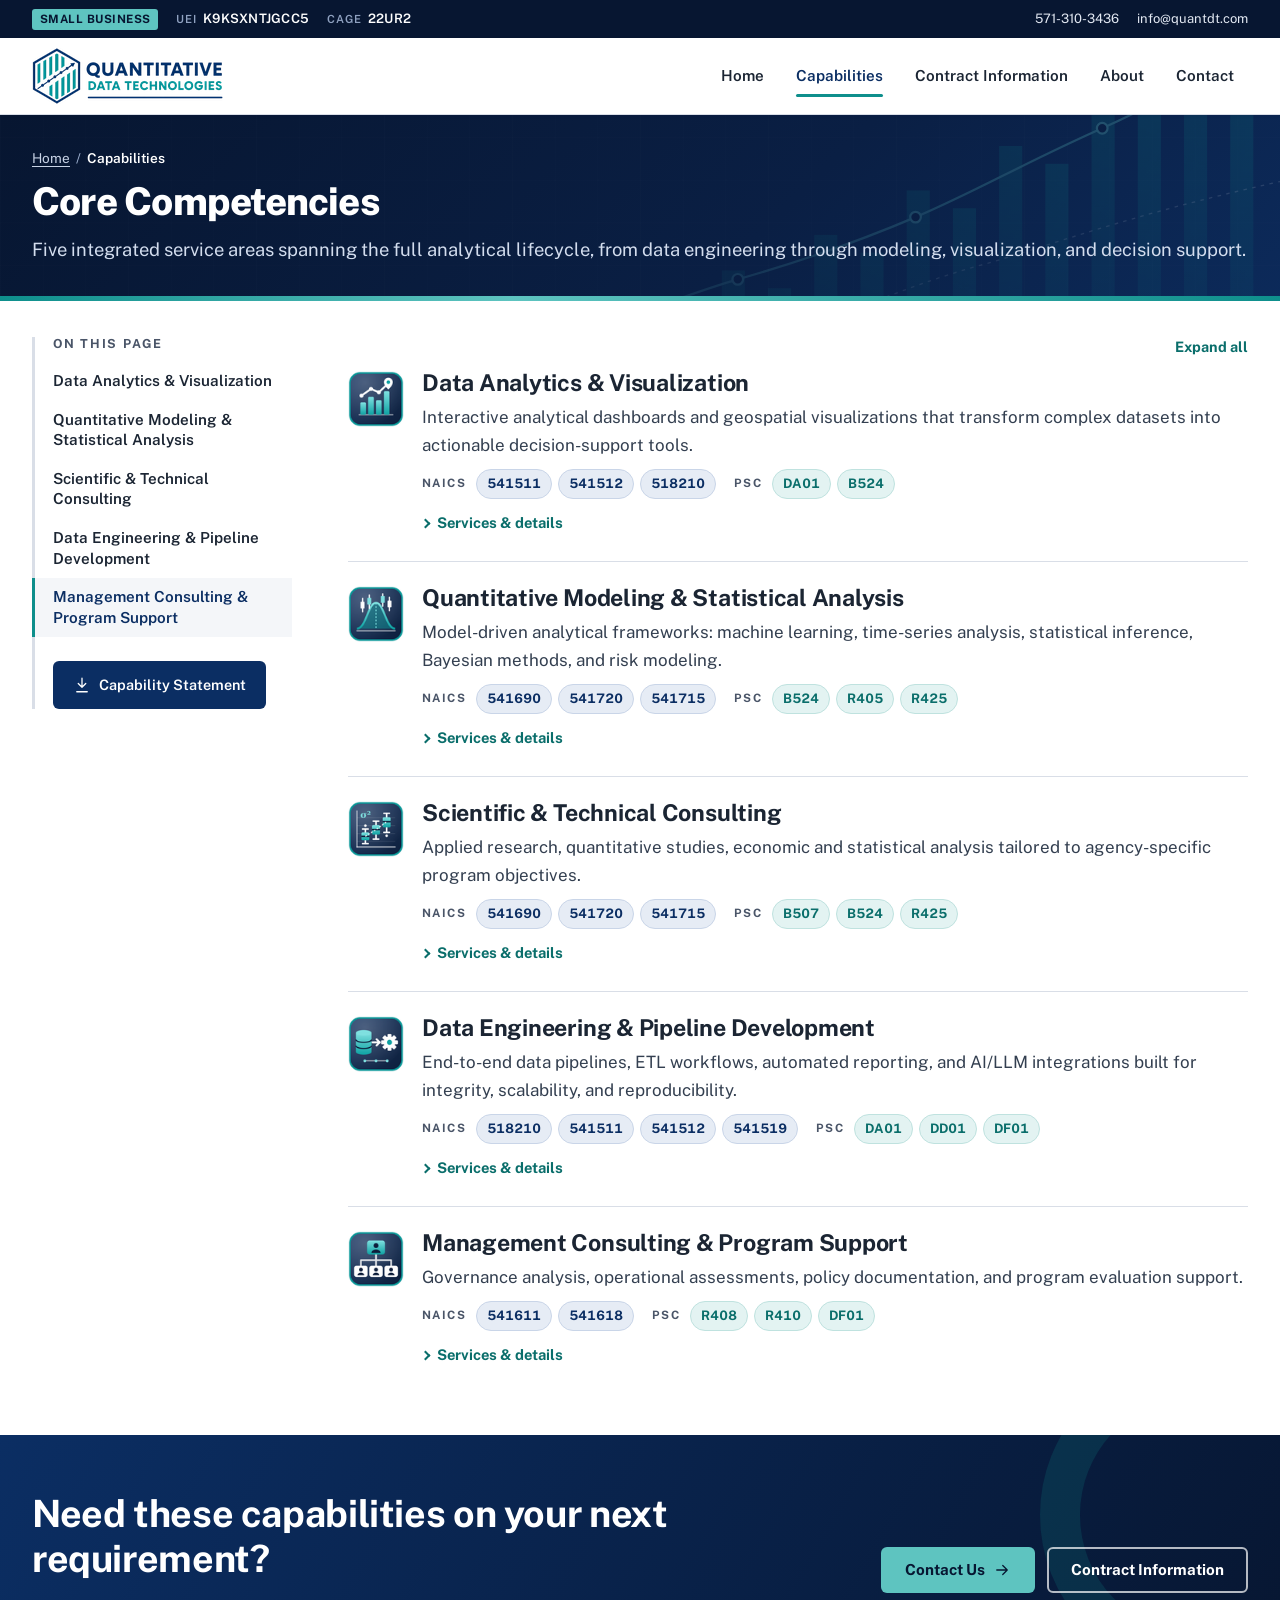
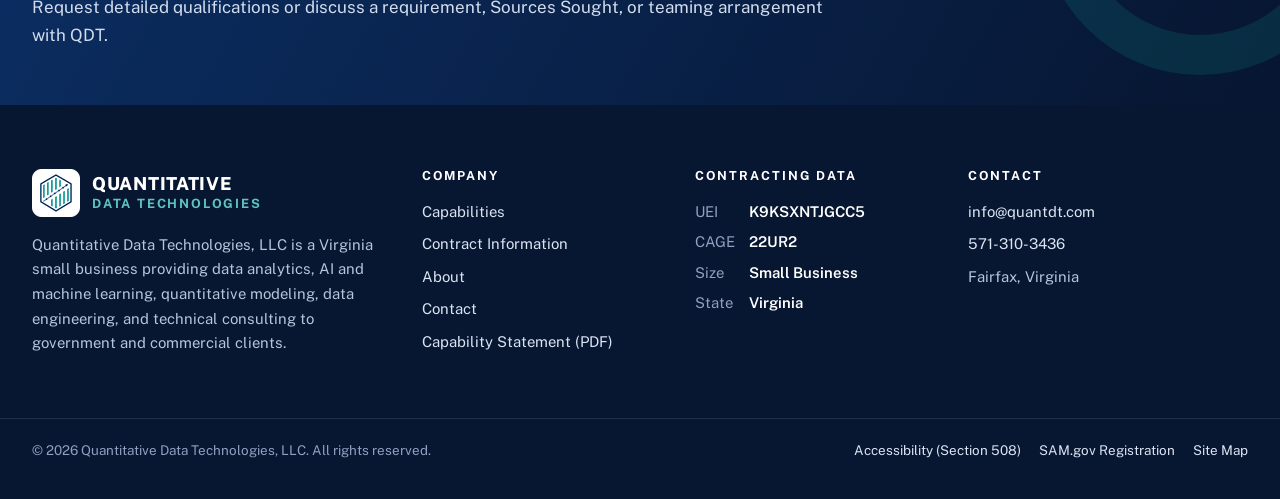
<file: capabilities/index.html>
<!DOCTYPE html>
<html lang="en-us">
<head>
<meta charset="utf-8">
<meta name="viewport" content="width=device-width, initial-scale=1">
<title>Capabilities | Quantitative Data Technologies, LLC</title>
<meta name="description" content="QDT core competencies: data analytics and visualization, quantitative modeling and statistical analysis including machine learning and AI, scientific and technical consulting, data engineering and pipeline development, and management consulting and program support.">
<link rel="canonical" href="https://www.quantdt.com/capabilities/">
<meta name="theme-color" content="#0a1f44">
<meta property="og:type" content="website">
<meta property="og:site_name" content="Quantitative Data Technologies, LLC">
<meta property="og:title" content="Capabilities | Quantitative Data Technologies, LLC">
<meta property="og:description" content="QDT core competencies: data analytics and visualization, quantitative modeling and statistical analysis including machine learning and AI, scientific and technical consulting, data engineering and pipeline development, and management consulting and program support.">
<meta property="og:url" content="https://www.quantdt.com/capabilities/">
<meta property="og:image" content="https://www.quantdt.com/assets/img/og-image.png">
<meta property="og:image:width" content="1200">
<meta property="og:image:height" content="630">
<meta property="og:image:alt" content="Quantitative Data Technologies, LLC logo">
<meta name="twitter:card" content="summary_large_image">
<link rel="icon" href="/favicon.ico" sizes="any">
<link rel="icon" href="/assets/img/favicon-32.png" type="image/png" sizes="32x32">
<link rel="apple-touch-icon" href="/assets/img/apple-touch-icon.png">
<link rel="preconnect" href="https://fonts.googleapis.com">
<link rel="preconnect" href="https://fonts.gstatic.com" crossorigin>
<link href="https://fonts.googleapis.com/css2?family=Public+Sans:wght@400;600;700;800&display=swap" rel="stylesheet">
<link rel="stylesheet" href="/css/site.min.7946f8a27ca146ac232767ba96aa5d5d099edfe52fa2a8ac4799ff8d99906e7c.css" integrity="sha256-eUb4onyhRqwjJ2e6lqpdXQme3&#43;UvoqisR5n/jZmQbnw=">
<script type="application/ld+json">{"@context":"https://schema.org","@type":"Organization","address":{"@type":"PostalAddress","addressCountry":"US","addressLocality":"Fairfax","addressRegion":"VA"},"alternateName":"QDT","identifier":[{"@type":"PropertyValue","propertyID":"UEI","value":"K9KSXNTJGCC5"},{"@type":"PropertyValue","propertyID":"CAGE","value":"22UR2"}],"knowsAbout":["Data analytics","Data visualization","Artificial intelligence","Machine learning","Large language models","Quantitative modeling","Statistical analysis","Data engineering","Scientific and technical consulting","Management consulting"],"logo":"https://www.quantdt.com/assets/img/qdt-logo@3x.png","name":"Quantitative Data Technologies, LLC","slogan":"Data Analytics • Technical Consulting • Decision Intelligence","url":"https://www.quantdt.com/"}</script>
<script async src="https://www.googletagmanager.com/gtag/js?id=G-QYPFFCB6VG"></script>
<script>window.dataLayer=window.dataLayer||[];function gtag(){dataLayer.push(arguments);}gtag('js',new Date());gtag('config','G-QYPFFCB6VG');</script>
</head>

<body>
<a class="skip-link" href="#main">Skip to main content</a>
<div class="utility-bar" role="region" aria-label="Company identifiers and contact">
  <div class="container">
    <ul aria-label="Company identifiers">
      <li><span class="sb-badge">SMALL BUSINESS</span></li>
      <li><span class="label">UEI</span> <span class="value">K9KSXNTJGCC5</span></li>
      <li><span class="label">CAGE</span> <span class="value">22UR2</span></li>
    </ul>
    <ul class="contact-links" aria-label="Contact">
      <li><a class="js-obf" href="/contact/" data-obf="phone" data-v="NjM0My0wMTMtMTc1"><span class="obf-text">Call QDT</span></a></li>
      <li><a class="js-obf" href="/contact/" data-obf="email" data-v="bW9jLnRkdG5hdXFAb2ZuaQ=="><span class="obf-text">info [at] quantdt [dot] com</span></a></li>
    </ul>
  </div>
</div>
<header class="site-header">
  <div class="container">
    <a class="brand" href="/">
      <img class="brand-logo" src="/assets/img/qdt-logo@1x.png" srcset="/assets/img/qdt-logo@1x.png 1x, /assets/img/qdt-logo@2x.png 2x, /assets/img/qdt-logo@3x.png 3x" width="191" height="56" alt="Quantitative Data Technologies, LLC home">
    </a>
    <button class="nav-toggle" type="button" aria-expanded="false" aria-controls="primary-nav"><svg viewBox="0 0 24 24" fill="none" stroke="currentColor" stroke-width="1.7" stroke-linecap="round" stroke-linejoin="round" aria-hidden="true" focusable="false"><path d="M4 7h16M4 12h16M4 17h16"/></svg>Menu</button>
    <nav class="primary-nav" id="primary-nav" aria-label="Primary">
      <ul>
        <li><a href="/">Home</a></li>
        <li><a href="/capabilities/" aria-current="page">Capabilities</a></li>
        <li><a href="/contracting/">Contract Information</a></li>
        <li><a href="/about/">About</a></li>
        <li><a href="/contact/">Contact</a></li>
      </ul>
    </nav>
  </div>
</header>

<main id="main" tabindex="-1">

<section class="page-hero" aria-labelledby="page-title">
  <svg class="hero-art" viewBox="0 0 1440 640" preserveAspectRatio="xMidYMid slice" aria-hidden="true" focusable="false">
  <defs>
    <pattern id="grid-ph" width="48" height="48" patternUnits="userSpaceOnUse"><path d="M48 0H0V48" fill="none" stroke="#ffffff" stroke-opacity=".06"/></pattern>
    <linearGradient id="bar-ph" x1="0" y1="0" x2="0" y2="1"><stop offset="0" stop-color="#0e8f8c" stop-opacity=".55"/><stop offset="1" stop-color="#0e8f8c" stop-opacity="0"/></linearGradient>
    <linearGradient id="fade-ph" x1="0" y1="0" x2="1" y2="0"><stop offset="0" stop-color="#fff" stop-opacity="0"/><stop offset=".45" stop-color="#fff" stop-opacity=".25"/><stop offset="1" stop-color="#fff" stop-opacity="1"/></linearGradient>
    <mask id="m-ph"><rect width="1440" height="640" fill="url(#fade-ph)"/></mask>
  </defs>
  <rect width="1440" height="640" fill="url(#grid-ph)"/>
  <g mask="url(#m-ph)">
    <g fill="url(#bar-ph)">
      <rect x="760" y="430" width="26" height="210"/><rect x="812" y="390" width="26" height="250"/><rect x="864" y="410" width="26" height="230"/>
      <rect x="916" y="350" width="26" height="290"/><rect x="968" y="370" width="26" height="270"/><rect x="1020" y="300" width="26" height="340"/>
      <rect x="1072" y="320" width="26" height="320"/><rect x="1124" y="250" width="26" height="390"/><rect x="1176" y="270" width="26" height="370"/>
      <rect x="1228" y="200" width="26" height="440"/><rect x="1280" y="215" width="26" height="425"/><rect x="1332" y="150" width="26" height="490"/><rect x="1384" y="170" width="26" height="470"/>
    </g>
    <path d="M600 470 C700 450 760 420 830 400 S960 360 1030 330 S1150 270 1240 230 S1360 160 1440 120" fill="none" stroke="#5ec4c0" stroke-width="2.5" stroke-opacity=".9"/>
    <path d="M600 520 C720 505 800 470 880 455 S1010 410 1100 385 S1260 330 1440 290" fill="none" stroke="#ffffff" stroke-width="1.5" stroke-opacity=".35" stroke-dasharray="4 6"/>
    <g fill="#071631" stroke="#5ec4c0" stroke-width="2.5"><circle cx="830" cy="400" r="6"/><circle cx="1030" cy="330" r="6"/><circle cx="1240" cy="230" r="6"/><circle cx="1400" cy="140" r="6"/></g>
    <g stroke="#5ec4c0" stroke-opacity=".5" fill="none"><path d="M1060 90 1160 140 1280 70 1360 120M1160 140 1200 210"/></g>
    <g fill="#5ec4c0" fill-opacity=".8"><circle cx="1060" cy="90" r="4"/><circle cx="1160" cy="140" r="5"/><circle cx="1280" cy="70" r="4"/><circle cx="1360" cy="120" r="4"/><circle cx="1200" cy="210" r="3.5"/></g>
  </g>
</svg>

  <div class="container">
    <nav class="breadcrumb" aria-label="Breadcrumb"><ol><li><a href="/">Home</a></li><li><span aria-current="page">Capabilities</span></li></ol></nav>
    <h1 id="page-title">Core Competencies</h1>
    <p class="lead">Five integrated service areas spanning the full analytical lifecycle, from data engineering through modeling, visualization, and decision support.</p>
  </div>
</section>

<section class="section">
  <div class="container with-sidebar">
    <nav class="side-nav" aria-labelledby="side-title">
      <h2 id="side-title">On this page</h2>
      <ul>
        <li><a href="#analytics">Data Analytics &amp; Visualization</a></li>
        <li><a href="#modeling">Quantitative Modeling &amp; Statistical Analysis</a></li>
        <li><a href="#consulting">Scientific &amp; Technical Consulting</a></li>
        <li><a href="#engineering">Data Engineering &amp; Pipeline Development</a></li>
        <li><a href="#management">Management Consulting &amp; Program Support</a></li>
      </ul>
      <div class="side-cta"><a class="btn btn-primary" href="/docs/QDT-Capability-Statement.pdf" download><svg viewBox="0 0 24 24" fill="none" stroke="currentColor" stroke-width="1.7" stroke-linecap="round" stroke-linejoin="round" aria-hidden="true" focusable="false"><path d="M12 3v12M7 10l5 5 5-5M5 21h14"/></svg> Capability Statement<span class="visually-hidden"> (PDF)</span></a></div>
    </nav>
    <div>
      <div class="cap-toolbar"><button type="button" class="link-button js-toggle-all" hidden>Expand all</button></div>
      <article class="capability" id="analytics" aria-labelledby="analytics-title">
        <img class="cap-thumb" src="/assets/img/thumbs/analytics@1x.png" srcset="/assets/img/thumbs/analytics@1x.png 1x, /assets/img/thumbs/analytics@2x.png 2x, /assets/img/thumbs/analytics@3x.png 3x" width="72" height="72" alt="" loading="lazy">

        <div class="capability-main">
          <h2 id="analytics-title">Data Analytics &amp; Visualization</h2>
          <p class="summary">Interactive analytical dashboards and geospatial visualizations that transform complex datasets into actionable decision-support tools.</p>
          <dl class="cap-codes">
            <dt>NAICS</dt><dd><span class="chip">541511</span><span class="chip">541512</span><span class="chip">518210</span></dd>
            <dt>PSC</dt><dd><span class="chip teal">DA01</span><span class="chip teal">B524</span></dd>
          </dl>
          <details class="cap-details">
            <summary>Services &amp; details<span class="visually-hidden"> for Data Analytics &amp; Visualization</span></summary>
            <div class="cap-details-body">
              <p>Design and delivery of interactive analytical dashboards and geospatial visualizations that transform complex datasets into actionable decision-support tools for executive and operational stakeholders.</p>
              <h3>Representative Services</h3>
              <ul class="check-list">
                <li>Interactive analytical dashboards for executive and operational users</li>
                <li>Geospatial analysis, mapping, and location-based visualization</li>
                <li>Performance metrics, KPI tracking, and recurring analytical reporting</li>
                <li>Decision-support tools that translate complex datasets into clear insight</li>
              </ul>
            </div>
          </details>
        </div>
      </article>
      <article class="capability" id="modeling" aria-labelledby="modeling-title">
        <img class="cap-thumb" src="/assets/img/thumbs/modeling@1x.png" srcset="/assets/img/thumbs/modeling@1x.png 1x, /assets/img/thumbs/modeling@2x.png 2x, /assets/img/thumbs/modeling@3x.png 3x" width="72" height="72" alt="" loading="lazy">

        <div class="capability-main">
          <h2 id="modeling-title">Quantitative Modeling &amp; Statistical Analysis</h2>
          <p class="summary">Model-driven analytical frameworks: machine learning, time-series analysis, statistical inference, Bayesian methods, and risk modeling.</p>
          <dl class="cap-codes">
            <dt>NAICS</dt><dd><span class="chip">541690</span><span class="chip">541720</span><span class="chip">541715</span></dd>
            <dt>PSC</dt><dd><span class="chip teal">B524</span><span class="chip teal">R405</span><span class="chip teal">R425</span></dd>
          </dl>
          <details class="cap-details">
            <summary>Services &amp; details<span class="visually-hidden"> for Quantitative Modeling &amp; Statistical Analysis</span></summary>
            <div class="cap-details-body">
              <p>Development of systematic, model-driven analytical frameworks including machine learning, time-series analysis, statistical inference, Bayesian methods, and risk modeling for financial and operational applications.</p>
              <h3>Representative Services</h3>
              <ul class="check-list">
                <li>Machine learning and predictive modeling</li>
                <li>Time-series analysis and forecasting</li>
                <li>Statistical inference, hypothesis testing, and survey/sample analysis</li>
                <li>Bayesian modeling and uncertainty quantification</li>
                <li>Financial and operational risk modeling</li>
              </ul>
            </div>
          </details>
        </div>
      </article>
      <article class="capability" id="consulting" aria-labelledby="consulting-title">
        <img class="cap-thumb" src="/assets/img/thumbs/consulting@1x.png" srcset="/assets/img/thumbs/consulting@1x.png 1x, /assets/img/thumbs/consulting@2x.png 2x, /assets/img/thumbs/consulting@3x.png 3x" width="72" height="72" alt="" loading="lazy">

        <div class="capability-main">
          <h2 id="consulting-title">Scientific &amp; Technical Consulting</h2>
          <p class="summary">Applied research, quantitative studies, economic and statistical analysis tailored to agency-specific program objectives.</p>
          <dl class="cap-codes">
            <dt>NAICS</dt><dd><span class="chip">541690</span><span class="chip">541720</span><span class="chip">541715</span></dd>
            <dt>PSC</dt><dd><span class="chip teal">B507</span><span class="chip teal">B524</span><span class="chip teal">R425</span></dd>
          </dl>
          <details class="cap-details">
            <summary>Services &amp; details<span class="visually-hidden"> for Scientific &amp; Technical Consulting</span></summary>
            <div class="cap-details-body">
              <p>Applied research, quantitative studies, economic and statistical analysis, and custom analytical solutions tailored to agency-specific program objectives.</p>
              <h3>Representative Services</h3>
              <ul class="check-list">
                <li>Applied research and quantitative studies</li>
                <li>Economic and statistical analysis</li>
                <li>Custom analytical solutions aligned to program objectives</li>
                <li>Technical documentation of methods, assumptions, and findings</li>
              </ul>
            </div>
          </details>
        </div>
      </article>
      <article class="capability" id="engineering" aria-labelledby="engineering-title">
        <img class="cap-thumb" src="/assets/img/thumbs/engineering@1x.png" srcset="/assets/img/thumbs/engineering@1x.png 1x, /assets/img/thumbs/engineering@2x.png 2x, /assets/img/thumbs/engineering@3x.png 3x" width="72" height="72" alt="" loading="lazy">

        <div class="capability-main">
          <h2 id="engineering-title">Data Engineering &amp; Pipeline Development</h2>
          <p class="summary">End-to-end data pipelines, ETL workflows, automated reporting, and AI/LLM integrations built for integrity, scalability, and reproducibility.</p>
          <dl class="cap-codes">
            <dt>NAICS</dt><dd><span class="chip">518210</span><span class="chip">541511</span><span class="chip">541512</span><span class="chip">541519</span></dd>
            <dt>PSC</dt><dd><span class="chip teal">DA01</span><span class="chip teal">DD01</span><span class="chip teal">DF01</span></dd>
          </dl>
          <details class="cap-details">
            <summary>Services &amp; details<span class="visually-hidden"> for Data Engineering &amp; Pipeline Development</span></summary>
            <div class="cap-details-body">
              <p>Architecture and implementation of end-to-end data pipelines, ETL workflows, automated reporting systems, and AI and large language model (LLM) integrations that ensure data integrity, scalability, and reproducibility.</p>
              <h3>Representative Services</h3>
              <ul class="check-list">
                <li>End-to-end data pipeline architecture and implementation</li>
                <li>ETL workflow design, automation, and scheduling</li>
                <li>Automated reporting systems</li>
                <li>AI and large language model (LLM) integration into data and reporting workflows</li>
                <li>Data integrity, validation, and reproducible analytical workflows</li>
              </ul>
            </div>
          </details>
        </div>
      </article>
      <article class="capability" id="management" aria-labelledby="management-title">
        <img class="cap-thumb" src="/assets/img/thumbs/management@1x.png" srcset="/assets/img/thumbs/management@1x.png 1x, /assets/img/thumbs/management@2x.png 2x, /assets/img/thumbs/management@3x.png 3x" width="72" height="72" alt="" loading="lazy">

        <div class="capability-main">
          <h2 id="management-title">Management Consulting &amp; Program Support</h2>
          <p class="summary">Governance analysis, operational assessments, policy documentation, and program evaluation support.</p>
          <dl class="cap-codes">
            <dt>NAICS</dt><dd><span class="chip">541611</span><span class="chip">541618</span></dd>
            <dt>PSC</dt><dd><span class="chip teal">R408</span><span class="chip teal">R410</span><span class="chip teal">DF01</span></dd>
          </dl>
          <details class="cap-details">
            <summary>Services &amp; details<span class="visually-hidden"> for Management Consulting &amp; Program Support</span></summary>
            <div class="cap-details-body">
              <p>Governance analysis, operational assessments, policy documentation, and program evaluation support for community associations, housing programs, and administrative organizations.</p>
              <h3>Representative Services</h3>
              <ul class="check-list">
                <li>Governance analysis and operational assessments</li>
                <li>Policy documentation and procedural development</li>
                <li>Program evaluation support and performance measurement</li>
                <li>Support for community associations, housing programs, and administrative organizations</li>
              </ul>
            </div>
          </details>
        </div>
      </article>
    </div>
  </div>
</section>
<section class="cta-band" aria-labelledby="cta-title">
  <div class="container">
    <div>
      <h2 id="cta-title">Need these capabilities on your next requirement?</h2>
      <p>Request detailed qualifications or discuss a requirement, Sources Sought, or teaming arrangement with QDT.</p>
    </div>
    <div class="actions">
      <a class="btn btn-accent" href="/contact/">Contact Us <svg viewBox="0 0 24 24" fill="none" stroke="currentColor" stroke-width="1.7" stroke-linecap="round" stroke-linejoin="round" aria-hidden="true" focusable="false"><path d="M5 12h14M13 6l6 6-6 6"/></svg></a>
      <a class="btn btn-outline-light" href="/contracting/">Contract Information</a>
    </div>
  </div>
</section>


</main>
<footer class="site-footer">
  <div class="container footer-top">
    <div>
      <a class="brand" href="/" aria-label="Quantitative Data Technologies, LLC home">
        <img class="brand-mark" src="/assets/img/qdt-mark-tile@1x.png" srcset="/assets/img/qdt-mark-tile@1x.png 1x, /assets/img/qdt-mark-tile@2x.png 2x, /assets/img/qdt-mark-tile@3x.png 3x" width="48" height="48" alt="">
        <span class="brand-text"><span class="b1">QUANTITATIVE</span><span class="b2">DATA TECHNOLOGIES</span></span>
      </a>
      <p class="about">Quantitative Data Technologies, LLC is a Virginia small business providing data analytics, AI and machine learning, quantitative modeling, data engineering, and technical consulting to government and commercial clients.</p>
    </div>
    <nav aria-label="Footer">
      <h2>Company</h2>
      <ul>
        <li><a href="/capabilities/">Capabilities</a></li>
        <li><a href="/contracting/">Contract Information</a></li>
        <li><a href="/about/">About</a></li>
        <li><a href="/contact/">Contact</a></li>
        <li><a href="/docs/QDT-Capability-Statement.pdf" download>Capability Statement (PDF)</a></li>
      </ul>
    </nav>
    <div>
      <h2>Contracting Data</h2>
      <dl>
        <dt>UEI</dt><dd>K9KSXNTJGCC5</dd>
        <dt>CAGE</dt><dd>22UR2</dd>
        <dt>Size</dt><dd>Small Business</dd>
        <dt>State</dt><dd>Virginia</dd>
      </dl>
    </div>
    <div>
      <h2>Contact</h2>
      <ul>
        <li><a class="js-obf" href="/contact/" data-obf="email" data-v="bW9jLnRkdG5hdXFAb2ZuaQ=="><span class="obf-text">info [at] quantdt [dot] com</span></a></li>
        <li><a class="js-obf" href="/contact/" data-obf="phone" data-v="NjM0My0wMTMtMTc1"><span class="obf-text">Call QDT</span></a></li>
        <li>Fairfax, Virginia</li>
      </ul>
    </div>
  </div>
  <div class="footer-bottom">
    <div class="container">
      <p class="mt-0">&copy; <span id="year">2026</span> Quantitative Data Technologies, LLC. All rights reserved.</p>
      <ul>
        <li><a href="/accessibility/">Accessibility (Section 508)</a></li>
        <li><a href="/contracting/">SAM.gov Registration</a></li>
        <li><a href="/sitemap/">Site Map</a></li>
      </ul>
    </div>
  </div>
</footer>

<script src="/js/site.min.7909ef95811a1daaaec686c86e086e54e2841eb93fb0f4e6ff52384932408604.js" integrity="sha256-eQnvlYEaHaquxobIbghuVOKEHrk/sPTm/1I4STJAhgQ=" defer></script>
</body>
</html>
</file>
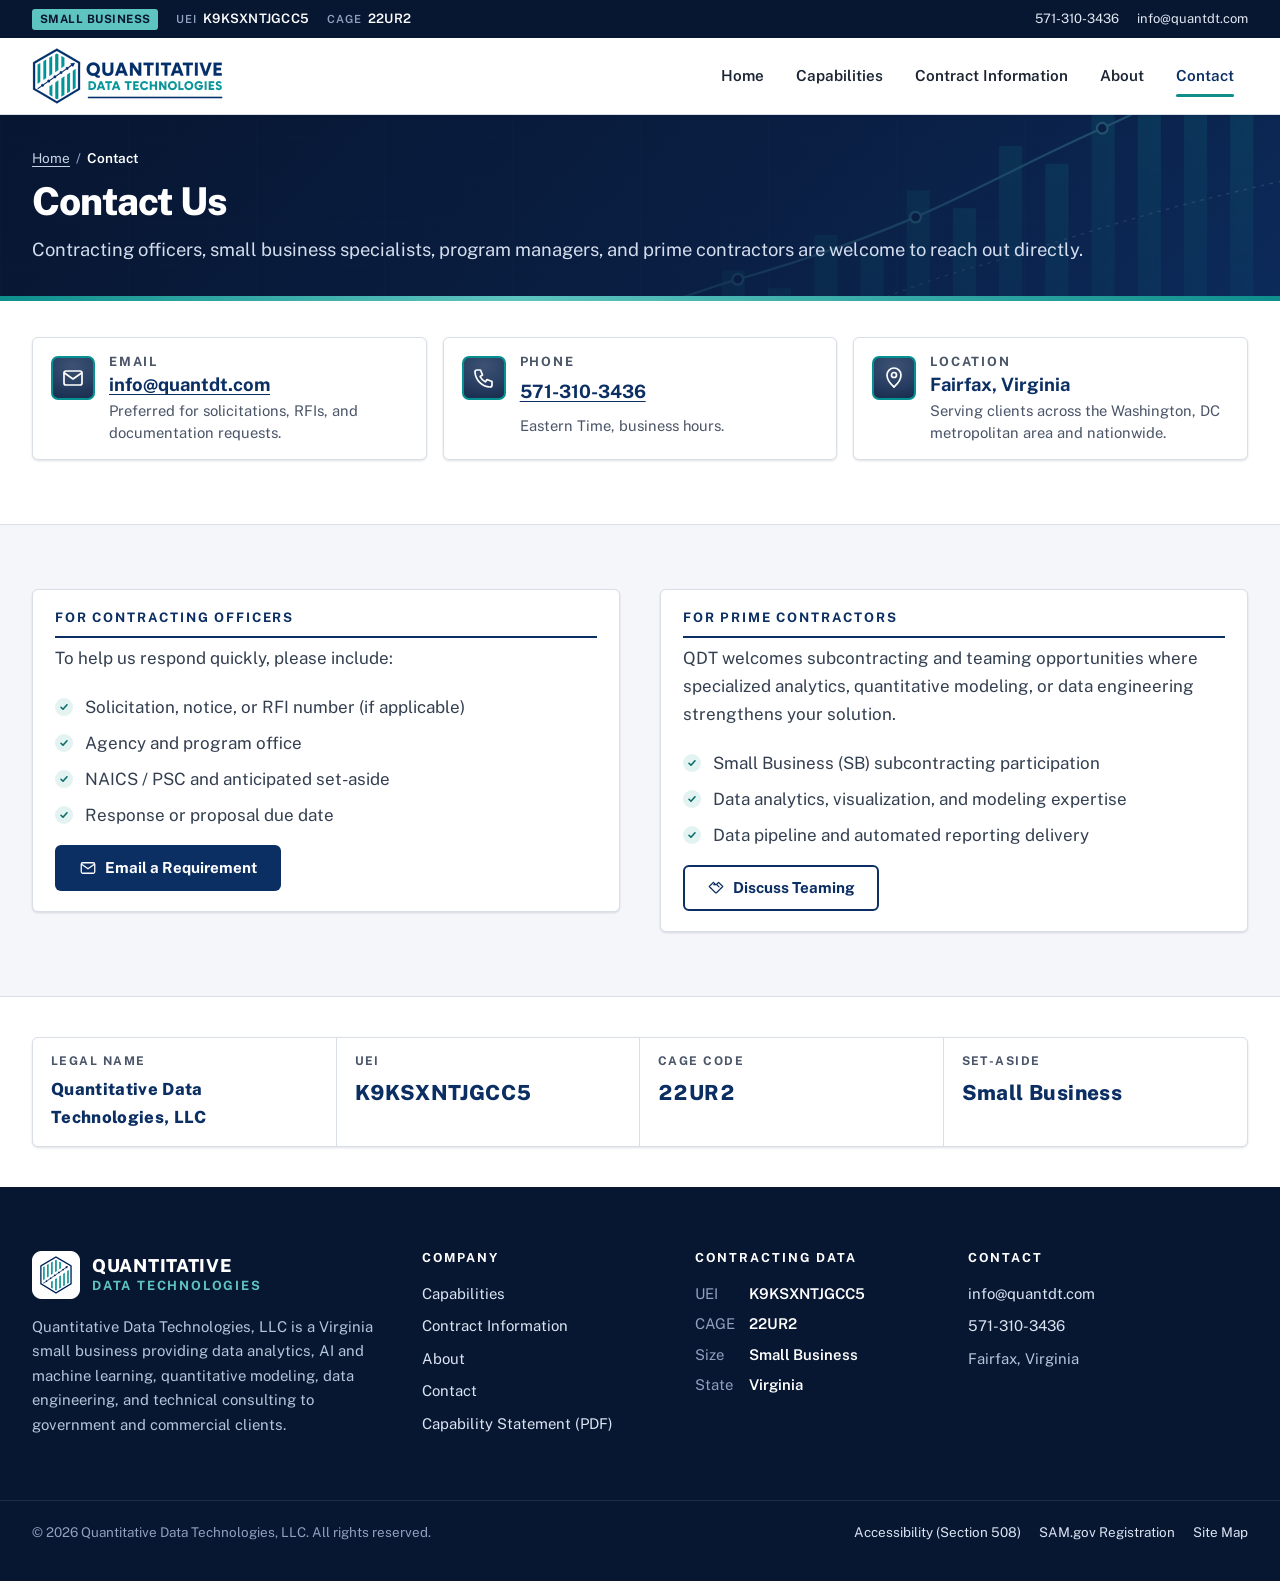
<file: contact/index.html>
<!DOCTYPE html>
<html lang="en-us">
<head>
<meta charset="utf-8">
<meta name="viewport" content="width=device-width, initial-scale=1">
<title>Contact | Quantitative Data Technologies, LLC</title>
<meta name="description" content="Contact Quantitative Data Technologies, LLC in Fairfax, Virginia, about requirements, Sources Sought, RFIs, and teaming opportunities.">
<link rel="canonical" href="https://www.quantdt.com/contact/">
<meta name="theme-color" content="#0a1f44">
<meta property="og:type" content="website">
<meta property="og:site_name" content="Quantitative Data Technologies, LLC">
<meta property="og:title" content="Contact | Quantitative Data Technologies, LLC">
<meta property="og:description" content="Contact Quantitative Data Technologies, LLC in Fairfax, Virginia, about requirements, Sources Sought, RFIs, and teaming opportunities.">
<meta property="og:url" content="https://www.quantdt.com/contact/">
<meta property="og:image" content="https://www.quantdt.com/assets/img/og-image.png">
<meta property="og:image:width" content="1200">
<meta property="og:image:height" content="630">
<meta property="og:image:alt" content="Quantitative Data Technologies, LLC logo">
<meta name="twitter:card" content="summary_large_image">
<link rel="icon" href="/favicon.ico" sizes="any">
<link rel="icon" href="/assets/img/favicon-32.png" type="image/png" sizes="32x32">
<link rel="apple-touch-icon" href="/assets/img/apple-touch-icon.png">
<link rel="preconnect" href="https://fonts.googleapis.com">
<link rel="preconnect" href="https://fonts.gstatic.com" crossorigin>
<link href="https://fonts.googleapis.com/css2?family=Public+Sans:wght@400;600;700;800&display=swap" rel="stylesheet">
<link rel="stylesheet" href="/css/site.min.7946f8a27ca146ac232767ba96aa5d5d099edfe52fa2a8ac4799ff8d99906e7c.css" integrity="sha256-eUb4onyhRqwjJ2e6lqpdXQme3&#43;UvoqisR5n/jZmQbnw=">
<script type="application/ld+json">{"@context":"https://schema.org","@type":"Organization","address":{"@type":"PostalAddress","addressCountry":"US","addressLocality":"Fairfax","addressRegion":"VA"},"alternateName":"QDT","identifier":[{"@type":"PropertyValue","propertyID":"UEI","value":"K9KSXNTJGCC5"},{"@type":"PropertyValue","propertyID":"CAGE","value":"22UR2"}],"knowsAbout":["Data analytics","Data visualization","Artificial intelligence","Machine learning","Large language models","Quantitative modeling","Statistical analysis","Data engineering","Scientific and technical consulting","Management consulting"],"logo":"https://www.quantdt.com/assets/img/qdt-logo@3x.png","name":"Quantitative Data Technologies, LLC","slogan":"Data Analytics • Technical Consulting • Decision Intelligence","url":"https://www.quantdt.com/"}</script>
<script async src="https://www.googletagmanager.com/gtag/js?id=G-QYPFFCB6VG"></script>
<script>window.dataLayer=window.dataLayer||[];function gtag(){dataLayer.push(arguments);}gtag('js',new Date());gtag('config','G-QYPFFCB6VG');</script>
</head>

<body>
<a class="skip-link" href="#main">Skip to main content</a>
<div class="utility-bar" role="region" aria-label="Company identifiers and contact">
  <div class="container">
    <ul aria-label="Company identifiers">
      <li><span class="sb-badge">SMALL BUSINESS</span></li>
      <li><span class="label">UEI</span> <span class="value">K9KSXNTJGCC5</span></li>
      <li><span class="label">CAGE</span> <span class="value">22UR2</span></li>
    </ul>
    <ul class="contact-links" aria-label="Contact">
      <li><a class="js-obf" href="/contact/" data-obf="phone" data-v="NjM0My0wMTMtMTc1"><span class="obf-text">Call QDT</span></a></li>
      <li><a class="js-obf" href="/contact/" data-obf="email" data-v="bW9jLnRkdG5hdXFAb2ZuaQ=="><span class="obf-text">info [at] quantdt [dot] com</span></a></li>
    </ul>
  </div>
</div>
<header class="site-header">
  <div class="container">
    <a class="brand" href="/">
      <img class="brand-logo" src="/assets/img/qdt-logo@1x.png" srcset="/assets/img/qdt-logo@1x.png 1x, /assets/img/qdt-logo@2x.png 2x, /assets/img/qdt-logo@3x.png 3x" width="191" height="56" alt="Quantitative Data Technologies, LLC home">
    </a>
    <button class="nav-toggle" type="button" aria-expanded="false" aria-controls="primary-nav"><svg viewBox="0 0 24 24" fill="none" stroke="currentColor" stroke-width="1.7" stroke-linecap="round" stroke-linejoin="round" aria-hidden="true" focusable="false"><path d="M4 7h16M4 12h16M4 17h16"/></svg>Menu</button>
    <nav class="primary-nav" id="primary-nav" aria-label="Primary">
      <ul>
        <li><a href="/">Home</a></li>
        <li><a href="/capabilities/">Capabilities</a></li>
        <li><a href="/contracting/">Contract Information</a></li>
        <li><a href="/about/">About</a></li>
        <li><a href="/contact/" aria-current="page">Contact</a></li>
      </ul>
    </nav>
  </div>
</header>

<main id="main" tabindex="-1">
<section class="page-hero" aria-labelledby="page-title">
  <svg class="hero-art" viewBox="0 0 1440 640" preserveAspectRatio="xMidYMid slice" aria-hidden="true" focusable="false">
  <defs>
    <pattern id="grid-ph" width="48" height="48" patternUnits="userSpaceOnUse"><path d="M48 0H0V48" fill="none" stroke="#ffffff" stroke-opacity=".06"/></pattern>
    <linearGradient id="bar-ph" x1="0" y1="0" x2="0" y2="1"><stop offset="0" stop-color="#0e8f8c" stop-opacity=".55"/><stop offset="1" stop-color="#0e8f8c" stop-opacity="0"/></linearGradient>
    <linearGradient id="fade-ph" x1="0" y1="0" x2="1" y2="0"><stop offset="0" stop-color="#fff" stop-opacity="0"/><stop offset=".45" stop-color="#fff" stop-opacity=".25"/><stop offset="1" stop-color="#fff" stop-opacity="1"/></linearGradient>
    <mask id="m-ph"><rect width="1440" height="640" fill="url(#fade-ph)"/></mask>
  </defs>
  <rect width="1440" height="640" fill="url(#grid-ph)"/>
  <g mask="url(#m-ph)">
    <g fill="url(#bar-ph)">
      <rect x="760" y="430" width="26" height="210"/><rect x="812" y="390" width="26" height="250"/><rect x="864" y="410" width="26" height="230"/>
      <rect x="916" y="350" width="26" height="290"/><rect x="968" y="370" width="26" height="270"/><rect x="1020" y="300" width="26" height="340"/>
      <rect x="1072" y="320" width="26" height="320"/><rect x="1124" y="250" width="26" height="390"/><rect x="1176" y="270" width="26" height="370"/>
      <rect x="1228" y="200" width="26" height="440"/><rect x="1280" y="215" width="26" height="425"/><rect x="1332" y="150" width="26" height="490"/><rect x="1384" y="170" width="26" height="470"/>
    </g>
    <path d="M600 470 C700 450 760 420 830 400 S960 360 1030 330 S1150 270 1240 230 S1360 160 1440 120" fill="none" stroke="#5ec4c0" stroke-width="2.5" stroke-opacity=".9"/>
    <path d="M600 520 C720 505 800 470 880 455 S1010 410 1100 385 S1260 330 1440 290" fill="none" stroke="#ffffff" stroke-width="1.5" stroke-opacity=".35" stroke-dasharray="4 6"/>
    <g fill="#071631" stroke="#5ec4c0" stroke-width="2.5"><circle cx="830" cy="400" r="6"/><circle cx="1030" cy="330" r="6"/><circle cx="1240" cy="230" r="6"/><circle cx="1400" cy="140" r="6"/></g>
    <g stroke="#5ec4c0" stroke-opacity=".5" fill="none"><path d="M1060 90 1160 140 1280 70 1360 120M1160 140 1200 210"/></g>
    <g fill="#5ec4c0" fill-opacity=".8"><circle cx="1060" cy="90" r="4"/><circle cx="1160" cy="140" r="5"/><circle cx="1280" cy="70" r="4"/><circle cx="1360" cy="120" r="4"/><circle cx="1200" cy="210" r="3.5"/></g>
  </g>
</svg>

  <div class="container">
    <nav class="breadcrumb" aria-label="Breadcrumb"><ol><li><a href="/">Home</a></li><li><span aria-current="page">Contact</span></li></ol></nav>
    <h1 id="page-title">Contact Us</h1>
    <p class="lead">Contracting officers, small business specialists, program managers, and prime contractors are welcome to reach out directly.</p>
  </div>
</section>

<section class="section" aria-label="Contact methods">
  <div class="container">
    <div class="contact-grid">
      <div class="contact-card">
        <div class="icon-tile"><svg viewBox="0 0 24 24" fill="none" stroke="currentColor" stroke-width="1.7" stroke-linecap="round" stroke-linejoin="round" aria-hidden="true" focusable="false"><rect x="3" y="5" width="18" height="14" rx="2"/><path d="m3.5 7 8.5 6 8.5-6"/></svg></div>
        <h2>Email</h2>
        <p class="big"><a class="js-obf" href="/contact/" data-obf="email" data-v="bW9jLnRkdG5hdXFAb2ZuaQ=="><span class="obf-text">info [at] quantdt [dot] com</span></a></p>
        <p>Preferred for solicitations, RFIs, and documentation requests.</p>
      </div>
      <div class="contact-card">
        <div class="icon-tile"><svg viewBox="0 0 24 24" fill="none" stroke="currentColor" stroke-width="1.7" stroke-linecap="round" stroke-linejoin="round" aria-hidden="true" focusable="false"><path d="M5 4h3.5l2 5-2.4 1.5a11 11 0 0 0 5.4 5.4L15 13.5l5 2V19a2 2 0 0 1-2 2A16 16 0 0 1 3 6a2 2 0 0 1 2-2z"/></svg></div>
        <h2>Phone</h2>
        <p class="big"><a class="js-obf" href="/contact/" data-obf="phone" data-v="NjM0My0wMTMtMTc1"><span class="obf-text">Call QDT</span></a></p>
        <p>Eastern Time, business hours.</p>
      </div>
      <div class="contact-card">
        <div class="icon-tile"><svg viewBox="0 0 24 24" fill="none" stroke="currentColor" stroke-width="1.7" stroke-linecap="round" stroke-linejoin="round" aria-hidden="true" focusable="false"><path d="M12 21s-7-6.2-7-12a7 7 0 0 1 14 0c0 5.8-7 12-7 12z"/><circle cx="12" cy="9" r="2.5"/></svg></div>
        <h2>Location</h2>
        <p class="big">Fairfax, Virginia</p>
        <p>Serving clients across the Washington, DC metropolitan area and nationwide.</p>
      </div>
    </div>
  </div>
</section>

<section class="section alt" aria-labelledby="co-title">
  <div class="container two-col">
    <div class="panel">
      <h3 id="co-title">For Contracting Officers</h3>
      <p>To help us respond quickly, please include:</p>
      <ul class="check-list">
        <li>Solicitation, notice, or RFI number (if applicable)</li>
        <li>Agency and program office</li>
        <li>NAICS / PSC and anticipated set-aside</li>
        <li>Response or proposal due date</li>
      </ul>
      <a class="btn btn-primary js-obf" href="/contact/" data-obf="email" data-v="bW9jLnRkdG5hdXFAb2ZuaQ==" data-s="Contracting inquiry" data-keep="1"><svg viewBox="0 0 24 24" fill="none" stroke="currentColor" stroke-width="1.7" stroke-linecap="round" stroke-linejoin="round" aria-hidden="true" focusable="false"><rect x="3" y="5" width="18" height="14" rx="2"/><path d="m3.5 7 8.5 6 8.5-6"/></svg> <span class="obf-text">Email a Requirement</span></a>
    </div>
    <div class="panel">
      <h3>For Prime Contractors</h3>
      <p>QDT welcomes subcontracting and teaming opportunities where specialized analytics, quantitative modeling, or data engineering strengthens your solution.</p>
      <ul class="check-list">
        <li>Small Business (SB) subcontracting participation</li>
        <li>Data analytics, visualization, and modeling expertise</li>
        <li>Data pipeline and automated reporting delivery</li>
      </ul>
      <a class="btn btn-outline js-obf" href="/contact/" data-obf="email" data-v="bW9jLnRkdG5hdXFAb2ZuaQ==" data-s="Teaming opportunity" data-keep="1"><svg viewBox="0 0 24 24" fill="none" stroke="currentColor" stroke-width="1.7" stroke-linecap="round" stroke-linejoin="round" aria-hidden="true" focusable="false"><path d="m11 7-2.5-2.5L3 10l2.5 2.5"/><path d="m13 7 2.5-2.5L21 10l-2.5 2.5"/><path d="M5.5 12.5 11 18a1.5 1.5 0 0 0 2 0l5.5-5.5"/><path d="M9 7.5h4l3 3"/></svg> <span class="obf-text">Discuss Teaming</span></a>
    </div>
  </div>
</section>

<section class="section tight" aria-labelledby="ref-title">
  <div class="container">
    <h2 id="ref-title" class="visually-hidden">Quick reference</h2>
    <div class="id-grid">
      <div><div class="k">Legal Name</div><div class="v" style="font-size:1.05rem">Quantitative Data Technologies, LLC</div></div>
      <div><div class="k">UEI</div><div class="v">K9KSXNTJGCC5</div></div>
      <div><div class="k">CAGE Code</div><div class="v">22UR2</div></div>
      <div><div class="k">Set-Aside</div><div class="v">Small Business</div></div>
    </div>
  </div>
</section>

</main>
<footer class="site-footer">
  <div class="container footer-top">
    <div>
      <a class="brand" href="/" aria-label="Quantitative Data Technologies, LLC home">
        <img class="brand-mark" src="/assets/img/qdt-mark-tile@1x.png" srcset="/assets/img/qdt-mark-tile@1x.png 1x, /assets/img/qdt-mark-tile@2x.png 2x, /assets/img/qdt-mark-tile@3x.png 3x" width="48" height="48" alt="">
        <span class="brand-text"><span class="b1">QUANTITATIVE</span><span class="b2">DATA TECHNOLOGIES</span></span>
      </a>
      <p class="about">Quantitative Data Technologies, LLC is a Virginia small business providing data analytics, AI and machine learning, quantitative modeling, data engineering, and technical consulting to government and commercial clients.</p>
    </div>
    <nav aria-label="Footer">
      <h2>Company</h2>
      <ul>
        <li><a href="/capabilities/">Capabilities</a></li>
        <li><a href="/contracting/">Contract Information</a></li>
        <li><a href="/about/">About</a></li>
        <li><a href="/contact/">Contact</a></li>
        <li><a href="/docs/QDT-Capability-Statement.pdf" download>Capability Statement (PDF)</a></li>
      </ul>
    </nav>
    <div>
      <h2>Contracting Data</h2>
      <dl>
        <dt>UEI</dt><dd>K9KSXNTJGCC5</dd>
        <dt>CAGE</dt><dd>22UR2</dd>
        <dt>Size</dt><dd>Small Business</dd>
        <dt>State</dt><dd>Virginia</dd>
      </dl>
    </div>
    <div>
      <h2>Contact</h2>
      <ul>
        <li><a class="js-obf" href="/contact/" data-obf="email" data-v="bW9jLnRkdG5hdXFAb2ZuaQ=="><span class="obf-text">info [at] quantdt [dot] com</span></a></li>
        <li><a class="js-obf" href="/contact/" data-obf="phone" data-v="NjM0My0wMTMtMTc1"><span class="obf-text">Call QDT</span></a></li>
        <li>Fairfax, Virginia</li>
      </ul>
    </div>
  </div>
  <div class="footer-bottom">
    <div class="container">
      <p class="mt-0">&copy; <span id="year">2026</span> Quantitative Data Technologies, LLC. All rights reserved.</p>
      <ul>
        <li><a href="/accessibility/">Accessibility (Section 508)</a></li>
        <li><a href="/contracting/">SAM.gov Registration</a></li>
        <li><a href="/sitemap/">Site Map</a></li>
      </ul>
    </div>
  </div>
</footer>

<script src="/js/site.min.7909ef95811a1daaaec686c86e086e54e2841eb93fb0f4e6ff52384932408604.js" integrity="sha256-eQnvlYEaHaquxobIbghuVOKEHrk/sPTm/1I4STJAhgQ=" defer></script>
</body>
</html>
</file>
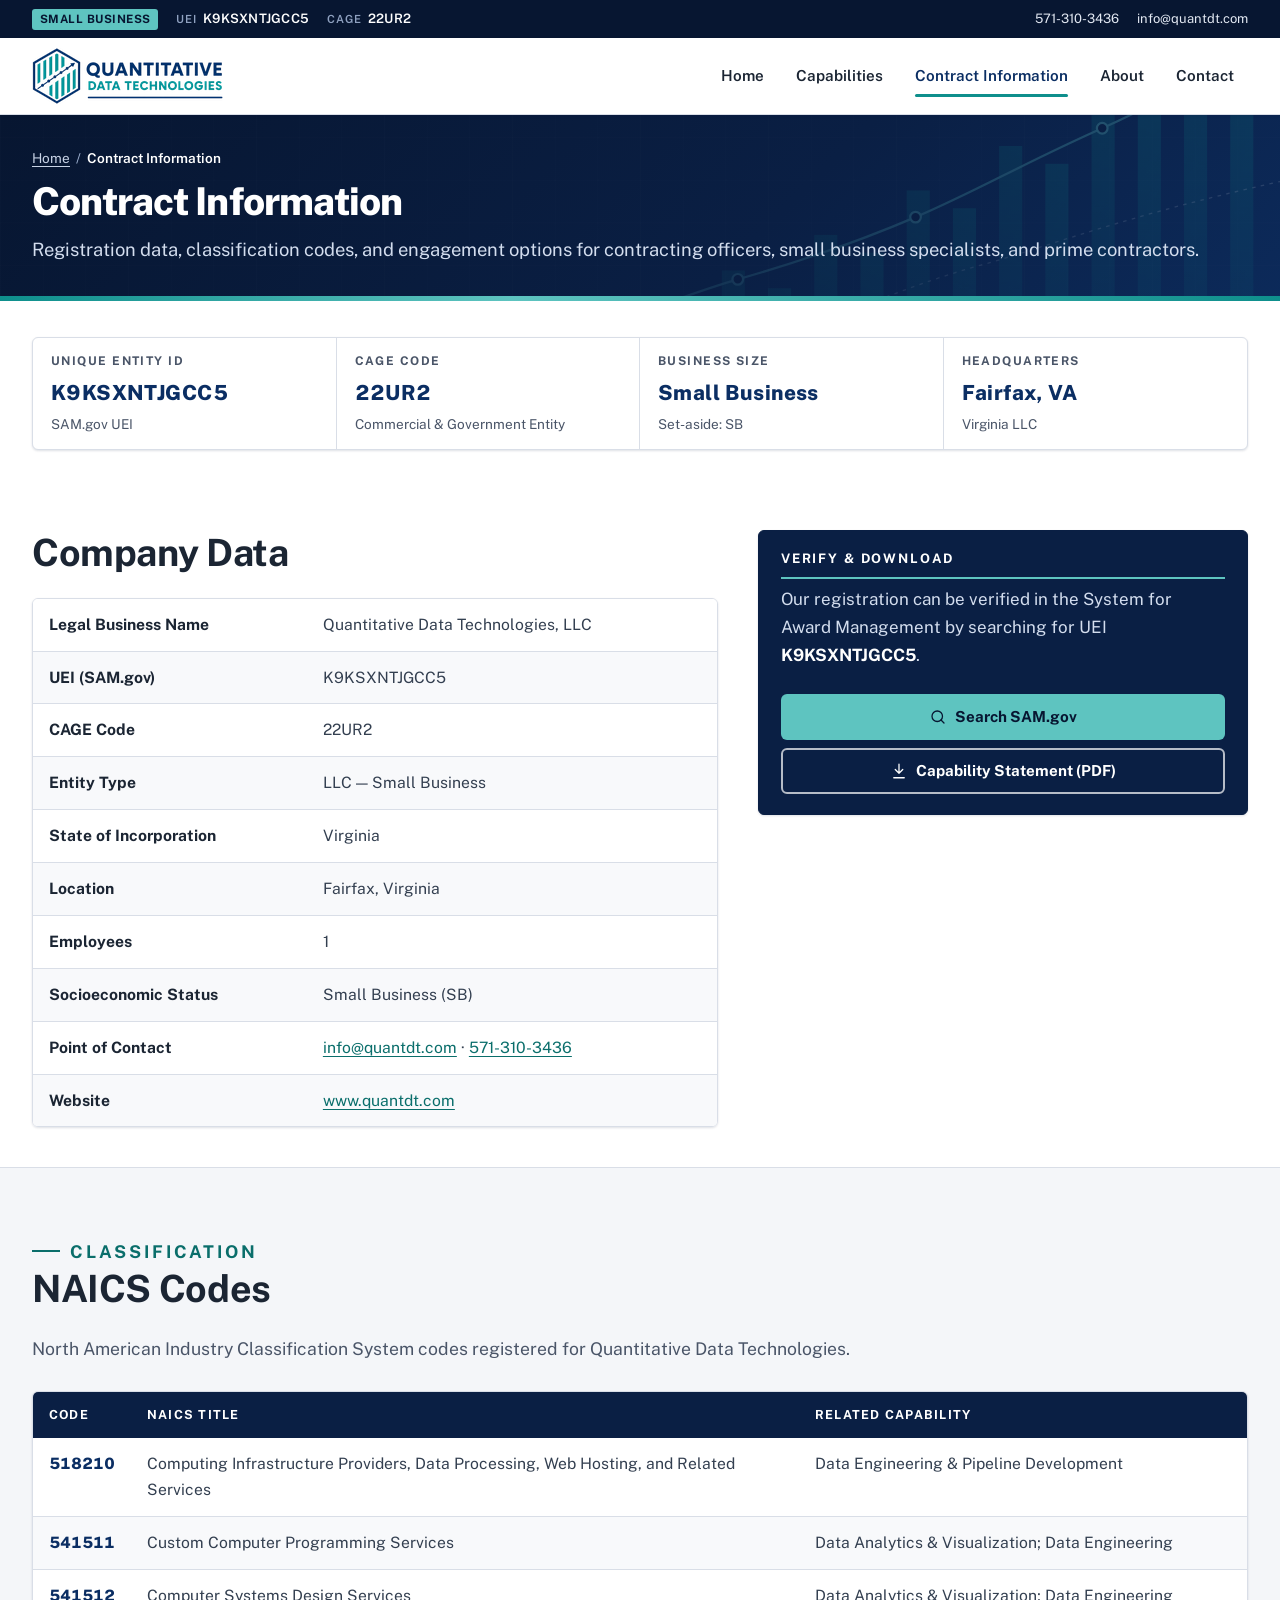
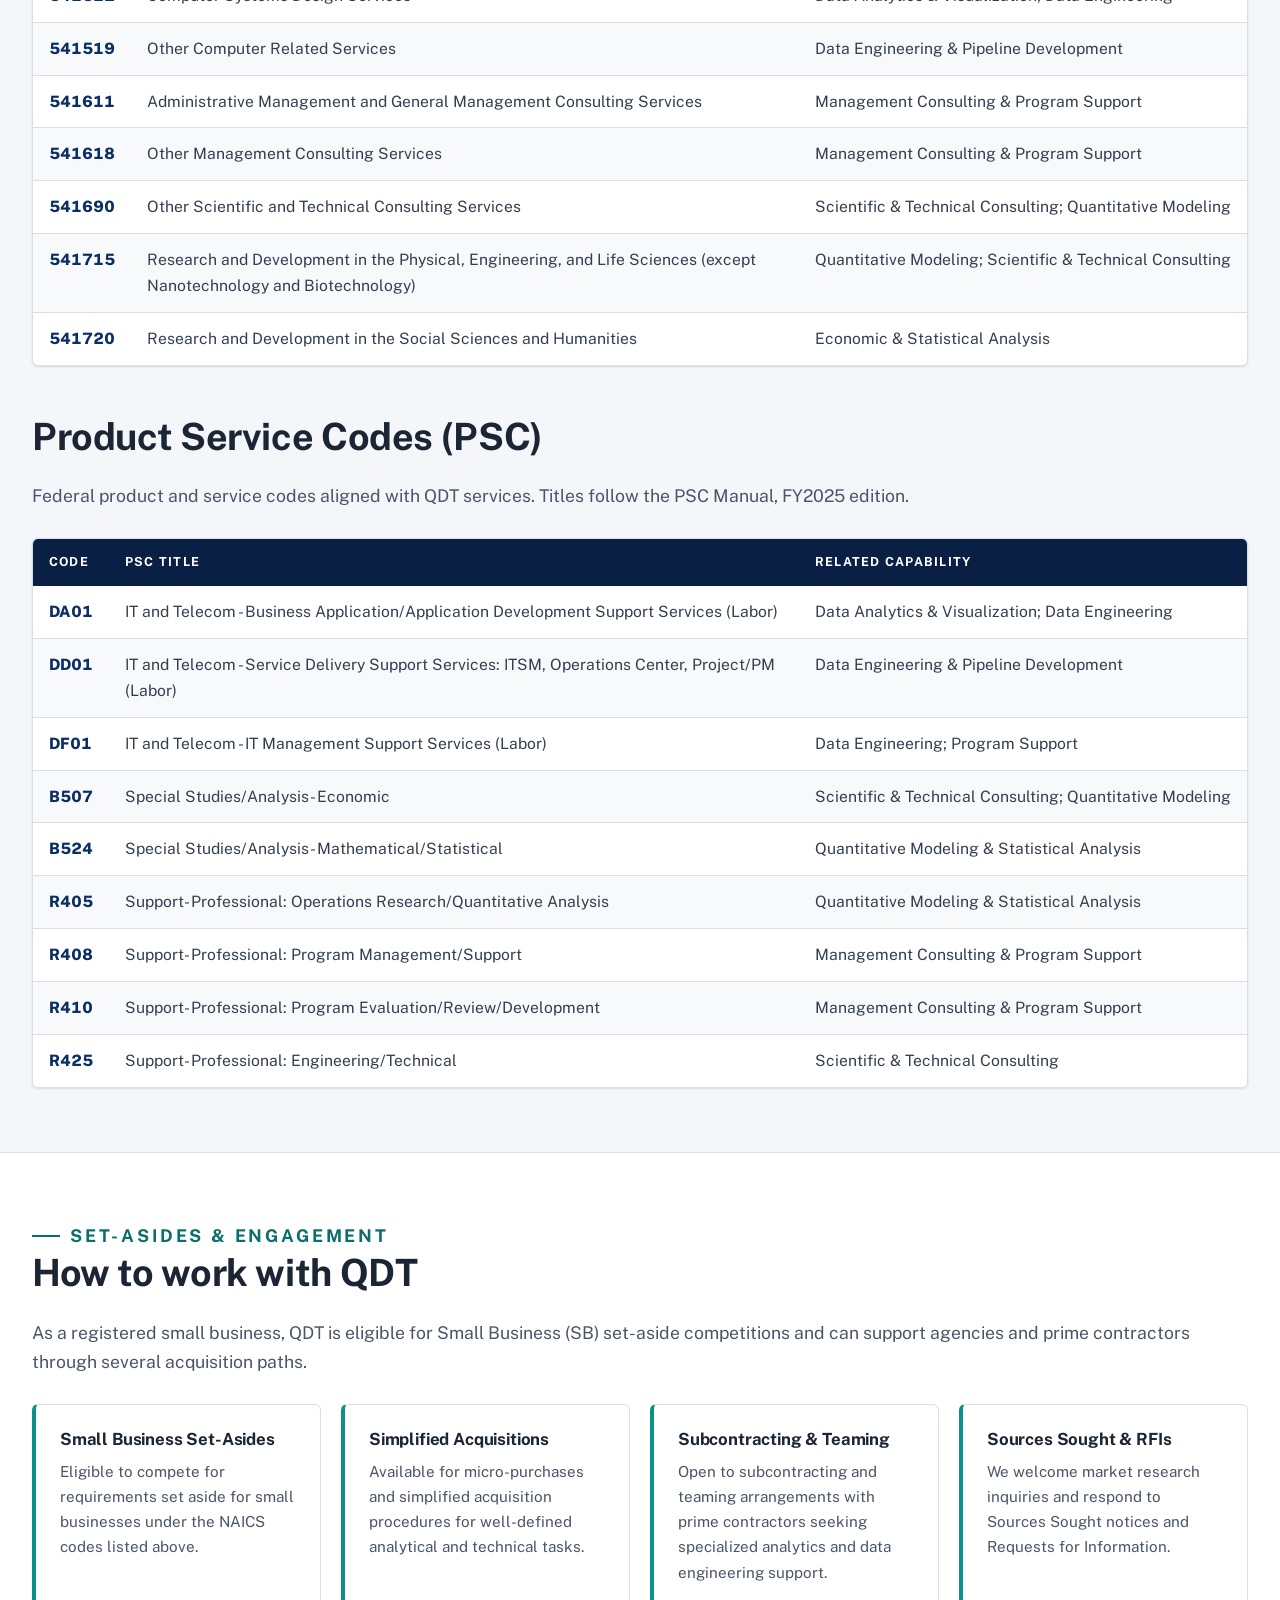
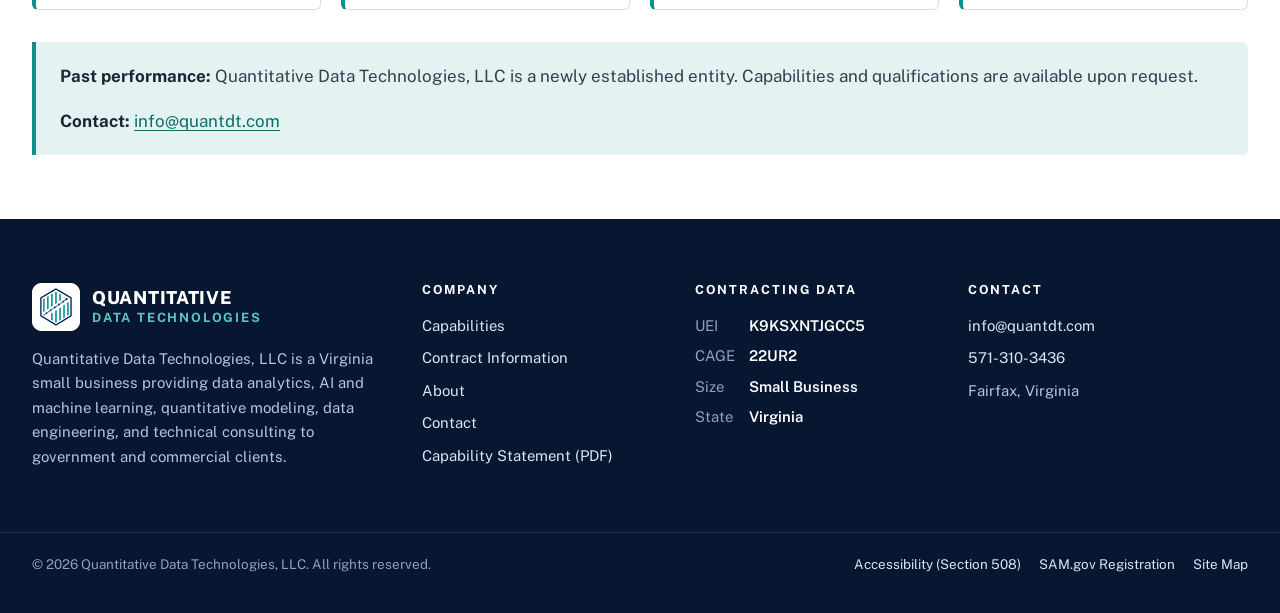
<file: contracting/index.html>
<!DOCTYPE html>
<html lang="en-us">
<head>
<meta charset="utf-8">
<meta name="viewport" content="width=device-width, initial-scale=1">
<title>Contract Information | Quantitative Data Technologies, LLC</title>
<meta name="description" content="Contracting data for Quantitative Data Technologies, LLC: UEI K9KSXNTJGCC5, CAGE 22UR2, small business, Virginia LLC. Registered NAICS and PSC codes, set-aside eligibility, and how to engage.">
<link rel="canonical" href="https://www.quantdt.com/contracting/">
<meta name="theme-color" content="#0a1f44">
<meta property="og:type" content="website">
<meta property="og:site_name" content="Quantitative Data Technologies, LLC">
<meta property="og:title" content="Contract Information | Quantitative Data Technologies, LLC">
<meta property="og:description" content="Contracting data for Quantitative Data Technologies, LLC: UEI K9KSXNTJGCC5, CAGE 22UR2, small business, Virginia LLC. Registered NAICS and PSC codes, set-aside eligibility, and how to engage.">
<meta property="og:url" content="https://www.quantdt.com/contracting/">
<meta property="og:image" content="https://www.quantdt.com/assets/img/og-image.png">
<meta property="og:image:width" content="1200">
<meta property="og:image:height" content="630">
<meta property="og:image:alt" content="Quantitative Data Technologies, LLC logo">
<meta name="twitter:card" content="summary_large_image">
<link rel="icon" href="/favicon.ico" sizes="any">
<link rel="icon" href="/assets/img/favicon-32.png" type="image/png" sizes="32x32">
<link rel="apple-touch-icon" href="/assets/img/apple-touch-icon.png">
<link rel="preconnect" href="https://fonts.googleapis.com">
<link rel="preconnect" href="https://fonts.gstatic.com" crossorigin>
<link href="https://fonts.googleapis.com/css2?family=Public+Sans:wght@400;600;700;800&display=swap" rel="stylesheet">
<link rel="stylesheet" href="/css/site.min.7946f8a27ca146ac232767ba96aa5d5d099edfe52fa2a8ac4799ff8d99906e7c.css" integrity="sha256-eUb4onyhRqwjJ2e6lqpdXQme3&#43;UvoqisR5n/jZmQbnw=">
<script type="application/ld+json">{"@context":"https://schema.org","@type":"Organization","address":{"@type":"PostalAddress","addressCountry":"US","addressLocality":"Fairfax","addressRegion":"VA"},"alternateName":"QDT","identifier":[{"@type":"PropertyValue","propertyID":"UEI","value":"K9KSXNTJGCC5"},{"@type":"PropertyValue","propertyID":"CAGE","value":"22UR2"}],"knowsAbout":["Data analytics","Data visualization","Artificial intelligence","Machine learning","Large language models","Quantitative modeling","Statistical analysis","Data engineering","Scientific and technical consulting","Management consulting"],"logo":"https://www.quantdt.com/assets/img/qdt-logo@3x.png","name":"Quantitative Data Technologies, LLC","slogan":"Data Analytics • Technical Consulting • Decision Intelligence","url":"https://www.quantdt.com/"}</script>
<script async src="https://www.googletagmanager.com/gtag/js?id=G-QYPFFCB6VG"></script>
<script>window.dataLayer=window.dataLayer||[];function gtag(){dataLayer.push(arguments);}gtag('js',new Date());gtag('config','G-QYPFFCB6VG');</script>
</head>

<body>
<a class="skip-link" href="#main">Skip to main content</a>
<div class="utility-bar" role="region" aria-label="Company identifiers and contact">
  <div class="container">
    <ul aria-label="Company identifiers">
      <li><span class="sb-badge">SMALL BUSINESS</span></li>
      <li><span class="label">UEI</span> <span class="value">K9KSXNTJGCC5</span></li>
      <li><span class="label">CAGE</span> <span class="value">22UR2</span></li>
    </ul>
    <ul class="contact-links" aria-label="Contact">
      <li><a class="js-obf" href="/contact/" data-obf="phone" data-v="NjM0My0wMTMtMTc1"><span class="obf-text">Call QDT</span></a></li>
      <li><a class="js-obf" href="/contact/" data-obf="email" data-v="bW9jLnRkdG5hdXFAb2ZuaQ=="><span class="obf-text">info [at] quantdt [dot] com</span></a></li>
    </ul>
  </div>
</div>
<header class="site-header">
  <div class="container">
    <a class="brand" href="/">
      <img class="brand-logo" src="/assets/img/qdt-logo@1x.png" srcset="/assets/img/qdt-logo@1x.png 1x, /assets/img/qdt-logo@2x.png 2x, /assets/img/qdt-logo@3x.png 3x" width="191" height="56" alt="Quantitative Data Technologies, LLC home">
    </a>
    <button class="nav-toggle" type="button" aria-expanded="false" aria-controls="primary-nav"><svg viewBox="0 0 24 24" fill="none" stroke="currentColor" stroke-width="1.7" stroke-linecap="round" stroke-linejoin="round" aria-hidden="true" focusable="false"><path d="M4 7h16M4 12h16M4 17h16"/></svg>Menu</button>
    <nav class="primary-nav" id="primary-nav" aria-label="Primary">
      <ul>
        <li><a href="/">Home</a></li>
        <li><a href="/capabilities/">Capabilities</a></li>
        <li><a href="/contracting/" aria-current="page">Contract Information</a></li>
        <li><a href="/about/">About</a></li>
        <li><a href="/contact/">Contact</a></li>
      </ul>
    </nav>
  </div>
</header>

<main id="main" tabindex="-1">
<section class="page-hero" aria-labelledby="page-title">
  <svg class="hero-art" viewBox="0 0 1440 640" preserveAspectRatio="xMidYMid slice" aria-hidden="true" focusable="false">
  <defs>
    <pattern id="grid-ph" width="48" height="48" patternUnits="userSpaceOnUse"><path d="M48 0H0V48" fill="none" stroke="#ffffff" stroke-opacity=".06"/></pattern>
    <linearGradient id="bar-ph" x1="0" y1="0" x2="0" y2="1"><stop offset="0" stop-color="#0e8f8c" stop-opacity=".55"/><stop offset="1" stop-color="#0e8f8c" stop-opacity="0"/></linearGradient>
    <linearGradient id="fade-ph" x1="0" y1="0" x2="1" y2="0"><stop offset="0" stop-color="#fff" stop-opacity="0"/><stop offset=".45" stop-color="#fff" stop-opacity=".25"/><stop offset="1" stop-color="#fff" stop-opacity="1"/></linearGradient>
    <mask id="m-ph"><rect width="1440" height="640" fill="url(#fade-ph)"/></mask>
  </defs>
  <rect width="1440" height="640" fill="url(#grid-ph)"/>
  <g mask="url(#m-ph)">
    <g fill="url(#bar-ph)">
      <rect x="760" y="430" width="26" height="210"/><rect x="812" y="390" width="26" height="250"/><rect x="864" y="410" width="26" height="230"/>
      <rect x="916" y="350" width="26" height="290"/><rect x="968" y="370" width="26" height="270"/><rect x="1020" y="300" width="26" height="340"/>
      <rect x="1072" y="320" width="26" height="320"/><rect x="1124" y="250" width="26" height="390"/><rect x="1176" y="270" width="26" height="370"/>
      <rect x="1228" y="200" width="26" height="440"/><rect x="1280" y="215" width="26" height="425"/><rect x="1332" y="150" width="26" height="490"/><rect x="1384" y="170" width="26" height="470"/>
    </g>
    <path d="M600 470 C700 450 760 420 830 400 S960 360 1030 330 S1150 270 1240 230 S1360 160 1440 120" fill="none" stroke="#5ec4c0" stroke-width="2.5" stroke-opacity=".9"/>
    <path d="M600 520 C720 505 800 470 880 455 S1010 410 1100 385 S1260 330 1440 290" fill="none" stroke="#ffffff" stroke-width="1.5" stroke-opacity=".35" stroke-dasharray="4 6"/>
    <g fill="#071631" stroke="#5ec4c0" stroke-width="2.5"><circle cx="830" cy="400" r="6"/><circle cx="1030" cy="330" r="6"/><circle cx="1240" cy="230" r="6"/><circle cx="1400" cy="140" r="6"/></g>
    <g stroke="#5ec4c0" stroke-opacity=".5" fill="none"><path d="M1060 90 1160 140 1280 70 1360 120M1160 140 1200 210"/></g>
    <g fill="#5ec4c0" fill-opacity=".8"><circle cx="1060" cy="90" r="4"/><circle cx="1160" cy="140" r="5"/><circle cx="1280" cy="70" r="4"/><circle cx="1360" cy="120" r="4"/><circle cx="1200" cy="210" r="3.5"/></g>
  </g>
</svg>

  <div class="container">
    <nav class="breadcrumb" aria-label="Breadcrumb"><ol><li><a href="/">Home</a></li><li><span aria-current="page">Contract Information</span></li></ol></nav>
    <h1 id="page-title">Contract Information</h1>
    <p class="lead">Registration data, classification codes, and engagement options for contracting officers, small business specialists, and prime contractors.</p>
  </div>
</section>

<section class="section tight" aria-labelledby="ids-title">
  <div class="container">
    <h2 id="ids-title" class="visually-hidden">Key identifiers</h2>
    <div class="id-grid">
      <div><div class="k">Unique Entity ID</div><div class="v">K9KSXNTJGCC5</div><div class="s">SAM.gov UEI</div></div>
      <div><div class="k">CAGE Code</div><div class="v">22UR2</div><div class="s">Commercial &amp; Government Entity</div></div>
      <div><div class="k">Business Size</div><div class="v">Small Business</div><div class="s">Set-aside: SB</div></div>
      <div><div class="k">Headquarters</div><div class="v">Fairfax, VA</div><div class="s">Virginia LLC</div></div>
    </div>
  </div>
</section>

<section class="section tight" aria-labelledby="company-title">
  <div class="container two-col wide-left">
    <div>
      <h2 id="company-title">Company Data</h2>
      <div class="table-wrap">
        <table class="data-table">
          <caption class="visually-hidden">Company registration data</caption>
          <tbody>
            <tr><th scope="row">Legal Business Name</th><td>Quantitative Data Technologies, LLC</td></tr>
            <tr><th scope="row">UEI (SAM.gov)</th><td>K9KSXNTJGCC5</td></tr>
            <tr><th scope="row">CAGE Code</th><td>22UR2</td></tr>
            <tr><th scope="row">Entity Type</th><td>LLC — Small Business</td></tr>
            <tr><th scope="row">State of Incorporation</th><td>Virginia</td></tr>
            <tr><th scope="row">Location</th><td>Fairfax, Virginia</td></tr>
            <tr><th scope="row">Employees</th><td>1</td></tr>
            <tr><th scope="row">Socioeconomic Status</th><td>Small Business (SB)</td></tr>
            <tr><th scope="row">Point of Contact</th><td><a class="js-obf" href="/contact/" data-obf="email" data-v="bW9jLnRkdG5hdXFAb2ZuaQ=="><span class="obf-text">info [at] quantdt [dot] com</span></a> &middot; <a class="js-obf" href="/contact/" data-obf="phone" data-v="NjM0My0wMTMtMTc1"><span class="obf-text">Call QDT</span></a></td></tr>
            <tr><th scope="row">Website</th><td><a href="/">www.quantdt.com</a></td></tr>
          </tbody>
        </table>
      </div>
    </div>
    <div class="panel dark">
      <h3 id="verify-title">Verify &amp; Download</h3>
      <p>Our registration can be verified in the System for Award Management by searching for UEI <strong style="color:#fff">K9KSXNTJGCC5</strong>.</p>
      <a class="btn btn-accent" href="https://sam.gov/" rel="noopener" target="_blank"><svg viewBox="0 0 24 24" fill="none" stroke="currentColor" stroke-width="1.7" stroke-linecap="round" stroke-linejoin="round" aria-hidden="true" focusable="false"><circle cx="11" cy="11" r="7"/><path d="m20 20-4-4"/></svg> Search SAM.gov<span class="visually-hidden"> (opens in a new tab)</span></a>
      <a class="btn btn-outline-light" href="/docs/QDT-Capability-Statement.pdf" download><svg viewBox="0 0 24 24" fill="none" stroke="currentColor" stroke-width="1.7" stroke-linecap="round" stroke-linejoin="round" aria-hidden="true" focusable="false"><path d="M12 3v12M7 10l5 5 5-5M5 21h14"/></svg> Capability Statement (PDF)</a>
    </div>
  </div>
</section>

<section class="section alt" aria-labelledby="naics-title">
  <div class="container">
    <div class="section-head">
      <p class="eyebrow dark">Classification</p>
      <h2 id="naics-title">NAICS Codes</h2>
      <p>North American Industry Classification System codes registered for Quantitative Data Technologies.</p>
    </div>
    <div class="table-wrap">
      <table class="data-table codes" aria-labelledby="naics-title">
        <thead><tr><th scope="col">Code</th><th scope="col">NAICS Title</th><th scope="col">Related Capability</th></tr></thead>
        <tbody>
          <tr><td class="code-cell">518210</td><td>Computing Infrastructure Providers, Data Processing, Web Hosting, and Related Services</td><td>Data Engineering &amp; Pipeline Development</td></tr>
          <tr><td class="code-cell">541511</td><td>Custom Computer Programming Services</td><td>Data Analytics &amp; Visualization; Data Engineering</td></tr>
          <tr><td class="code-cell">541512</td><td>Computer Systems Design Services</td><td>Data Analytics &amp; Visualization; Data Engineering</td></tr>
          <tr><td class="code-cell">541519</td><td>Other Computer Related Services</td><td>Data Engineering &amp; Pipeline Development</td></tr>
          <tr><td class="code-cell">541611</td><td>Administrative Management and General Management Consulting Services</td><td>Management Consulting &amp; Program Support</td></tr>
          <tr><td class="code-cell">541618</td><td>Other Management Consulting Services</td><td>Management Consulting &amp; Program Support</td></tr>
          <tr><td class="code-cell">541690</td><td>Other Scientific and Technical Consulting Services</td><td>Scientific &amp; Technical Consulting; Quantitative Modeling</td></tr>
          <tr><td class="code-cell">541715</td><td>Research and Development in the Physical, Engineering, and Life Sciences (except Nanotechnology and Biotechnology)</td><td>Quantitative Modeling; Scientific &amp; Technical Consulting</td></tr>
          <tr><td class="code-cell">541720</td><td>Research and Development in the Social Sciences and Humanities</td><td>Economic &amp; Statistical Analysis</td></tr>
        </tbody>
      </table>
    </div>

    <div class="section-head mt-3">
      <h2 id="psc-title">Product Service Codes (PSC)</h2>
      <p>Federal product and service codes aligned with QDT services. Titles follow the PSC Manual, FY2025 edition.</p>
    </div>
    <div class="table-wrap">
      <table class="data-table codes" aria-labelledby="psc-title">
        <thead><tr><th scope="col">Code</th><th scope="col">PSC Title</th><th scope="col">Related Capability</th></tr></thead>
        <tbody>
          <tr><td class="code-cell">DA01</td><td>IT and Telecom - Business Application/Application Development Support Services (Labor)</td><td>Data Analytics &amp; Visualization; Data Engineering</td></tr>
          <tr><td class="code-cell">DD01</td><td>IT and Telecom - Service Delivery Support Services: ITSM, Operations Center, Project/PM (Labor)</td><td>Data Engineering &amp; Pipeline Development</td></tr>
          <tr><td class="code-cell">DF01</td><td>IT and Telecom - IT Management Support Services (Labor)</td><td>Data Engineering; Program Support</td></tr>
          <tr><td class="code-cell">B507</td><td>Special Studies/Analysis- Economic</td><td>Scientific &amp; Technical Consulting; Quantitative Modeling</td></tr>
          <tr><td class="code-cell">B524</td><td>Special Studies/Analysis- Mathematical/Statistical</td><td>Quantitative Modeling &amp; Statistical Analysis</td></tr>
          <tr><td class="code-cell">R405</td><td>Support- Professional: Operations Research/Quantitative Analysis</td><td>Quantitative Modeling &amp; Statistical Analysis</td></tr>
          <tr><td class="code-cell">R408</td><td>Support- Professional: Program Management/Support</td><td>Management Consulting &amp; Program Support</td></tr>
          <tr><td class="code-cell">R410</td><td>Support- Professional: Program Evaluation/Review/Development</td><td>Management Consulting &amp; Program Support</td></tr>
          <tr><td class="code-cell">R425</td><td>Support- Professional: Engineering/Technical</td><td>Scientific &amp; Technical Consulting</td></tr>
        </tbody>
      </table>
    </div>
  </div>
</section>

<section class="section" aria-labelledby="engage-title">
  <div class="container">
    <div class="section-head">
      <p class="eyebrow dark">Set-Asides &amp; Engagement</p>
      <h2 id="engage-title">How to work with QDT</h2>
      <p>As a registered small business, QDT is eligible for Small Business (SB) set-aside competitions and can support agencies and prime contractors through several acquisition paths.</p>
    </div>
    <div class="engage-grid">
      <div class="engage"><h3>Small Business Set-Asides</h3><p>Eligible to compete for requirements set aside for small businesses under the NAICS codes listed above.</p></div>
      <div class="engage"><h3>Simplified Acquisitions</h3><p>Available for micro-purchases and simplified acquisition procedures for well-defined analytical and technical tasks.</p></div>
      <div class="engage"><h3>Subcontracting &amp; Teaming</h3><p>Open to subcontracting and teaming arrangements with prime contractors seeking specialized analytics and data engineering support.</p></div>
      <div class="engage"><h3>Sources Sought &amp; RFIs</h3><p>We welcome market research inquiries and respond to Sources Sought notices and Requests for Information.</p></div>
    </div>
    <div class="callout mt-2">
      <p><strong>Past performance:</strong> Quantitative Data Technologies, LLC is a newly established entity. Capabilities and qualifications are available upon request.</p>
      <p><strong>Contact:</strong> <a class="js-obf" href="/contact/" data-obf="email" data-v="bW9jLnRkdG5hdXFAb2ZuaQ=="><span class="obf-text">info [at] quantdt [dot] com</span></a></p>
    </div>
  </div>
</section>

</main>
<footer class="site-footer">
  <div class="container footer-top">
    <div>
      <a class="brand" href="/" aria-label="Quantitative Data Technologies, LLC home">
        <img class="brand-mark" src="/assets/img/qdt-mark-tile@1x.png" srcset="/assets/img/qdt-mark-tile@1x.png 1x, /assets/img/qdt-mark-tile@2x.png 2x, /assets/img/qdt-mark-tile@3x.png 3x" width="48" height="48" alt="">
        <span class="brand-text"><span class="b1">QUANTITATIVE</span><span class="b2">DATA TECHNOLOGIES</span></span>
      </a>
      <p class="about">Quantitative Data Technologies, LLC is a Virginia small business providing data analytics, AI and machine learning, quantitative modeling, data engineering, and technical consulting to government and commercial clients.</p>
    </div>
    <nav aria-label="Footer">
      <h2>Company</h2>
      <ul>
        <li><a href="/capabilities/">Capabilities</a></li>
        <li><a href="/contracting/">Contract Information</a></li>
        <li><a href="/about/">About</a></li>
        <li><a href="/contact/">Contact</a></li>
        <li><a href="/docs/QDT-Capability-Statement.pdf" download>Capability Statement (PDF)</a></li>
      </ul>
    </nav>
    <div>
      <h2>Contracting Data</h2>
      <dl>
        <dt>UEI</dt><dd>K9KSXNTJGCC5</dd>
        <dt>CAGE</dt><dd>22UR2</dd>
        <dt>Size</dt><dd>Small Business</dd>
        <dt>State</dt><dd>Virginia</dd>
      </dl>
    </div>
    <div>
      <h2>Contact</h2>
      <ul>
        <li><a class="js-obf" href="/contact/" data-obf="email" data-v="bW9jLnRkdG5hdXFAb2ZuaQ=="><span class="obf-text">info [at] quantdt [dot] com</span></a></li>
        <li><a class="js-obf" href="/contact/" data-obf="phone" data-v="NjM0My0wMTMtMTc1"><span class="obf-text">Call QDT</span></a></li>
        <li>Fairfax, Virginia</li>
      </ul>
    </div>
  </div>
  <div class="footer-bottom">
    <div class="container">
      <p class="mt-0">&copy; <span id="year">2026</span> Quantitative Data Technologies, LLC. All rights reserved.</p>
      <ul>
        <li><a href="/accessibility/">Accessibility (Section 508)</a></li>
        <li><a href="/contracting/">SAM.gov Registration</a></li>
        <li><a href="/sitemap/">Site Map</a></li>
      </ul>
    </div>
  </div>
</footer>

<script src="/js/site.min.7909ef95811a1daaaec686c86e086e54e2841eb93fb0f4e6ff52384932408604.js" integrity="sha256-eQnvlYEaHaquxobIbghuVOKEHrk/sPTm/1I4STJAhgQ=" defer></script>
</body>
</html>
</file>
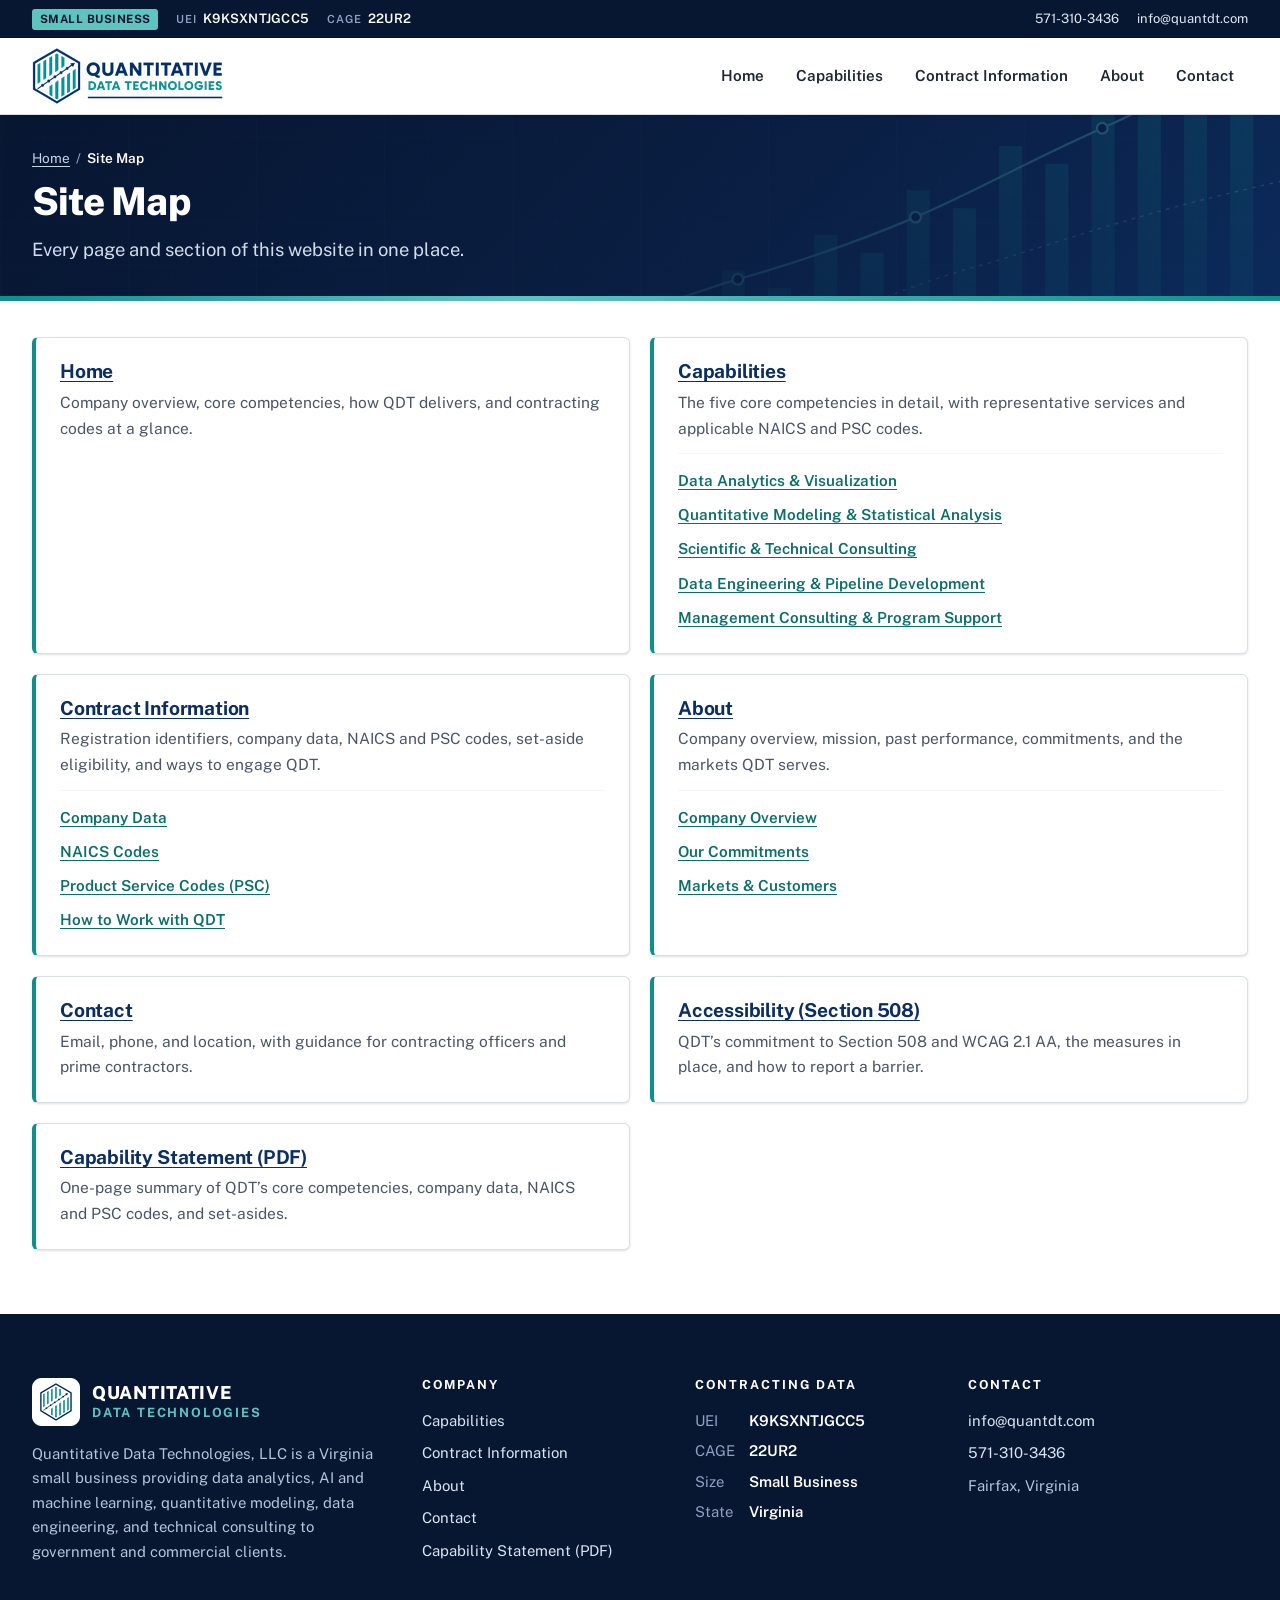
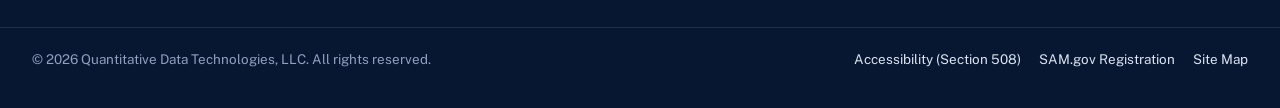
<file: sitemap/index.html>
<!DOCTYPE html>
<html lang="en-us">
<head>
<meta charset="utf-8">
<meta name="viewport" content="width=device-width, initial-scale=1">
<title>Site Map | Quantitative Data Technologies, LLC</title>
<meta name="description" content="Site map of the Quantitative Data Technologies, LLC website: every page and section in one list.">
<link rel="canonical" href="https://www.quantdt.com/sitemap/">
<meta name="theme-color" content="#0a1f44">
<meta property="og:type" content="website">
<meta property="og:site_name" content="Quantitative Data Technologies, LLC">
<meta property="og:title" content="Site Map | Quantitative Data Technologies, LLC">
<meta property="og:description" content="Site map of the Quantitative Data Technologies, LLC website: every page and section in one list.">
<meta property="og:url" content="https://www.quantdt.com/sitemap/">
<meta property="og:image" content="https://www.quantdt.com/assets/img/og-image.png">
<meta property="og:image:width" content="1200">
<meta property="og:image:height" content="630">
<meta property="og:image:alt" content="Quantitative Data Technologies, LLC logo">
<meta name="twitter:card" content="summary_large_image">
<link rel="icon" href="/favicon.ico" sizes="any">
<link rel="icon" href="/assets/img/favicon-32.png" type="image/png" sizes="32x32">
<link rel="apple-touch-icon" href="/assets/img/apple-touch-icon.png">
<link rel="preconnect" href="https://fonts.googleapis.com">
<link rel="preconnect" href="https://fonts.gstatic.com" crossorigin>
<link href="https://fonts.googleapis.com/css2?family=Public+Sans:wght@400;600;700;800&display=swap" rel="stylesheet">
<link rel="stylesheet" href="/css/site.min.7946f8a27ca146ac232767ba96aa5d5d099edfe52fa2a8ac4799ff8d99906e7c.css" integrity="sha256-eUb4onyhRqwjJ2e6lqpdXQme3&#43;UvoqisR5n/jZmQbnw=">
<script type="application/ld+json">{"@context":"https://schema.org","@type":"Organization","address":{"@type":"PostalAddress","addressCountry":"US","addressLocality":"Fairfax","addressRegion":"VA"},"alternateName":"QDT","identifier":[{"@type":"PropertyValue","propertyID":"UEI","value":"K9KSXNTJGCC5"},{"@type":"PropertyValue","propertyID":"CAGE","value":"22UR2"}],"knowsAbout":["Data analytics","Data visualization","Artificial intelligence","Machine learning","Large language models","Quantitative modeling","Statistical analysis","Data engineering","Scientific and technical consulting","Management consulting"],"logo":"https://www.quantdt.com/assets/img/qdt-logo@3x.png","name":"Quantitative Data Technologies, LLC","slogan":"Data Analytics • Technical Consulting • Decision Intelligence","url":"https://www.quantdt.com/"}</script>
<script async src="https://www.googletagmanager.com/gtag/js?id=G-QYPFFCB6VG"></script>
<script>window.dataLayer=window.dataLayer||[];function gtag(){dataLayer.push(arguments);}gtag('js',new Date());gtag('config','G-QYPFFCB6VG');</script>
</head>

<body>
<a class="skip-link" href="#main">Skip to main content</a>
<div class="utility-bar" role="region" aria-label="Company identifiers and contact">
  <div class="container">
    <ul aria-label="Company identifiers">
      <li><span class="sb-badge">SMALL BUSINESS</span></li>
      <li><span class="label">UEI</span> <span class="value">K9KSXNTJGCC5</span></li>
      <li><span class="label">CAGE</span> <span class="value">22UR2</span></li>
    </ul>
    <ul class="contact-links" aria-label="Contact">
      <li><a class="js-obf" href="/contact/" data-obf="phone" data-v="NjM0My0wMTMtMTc1"><span class="obf-text">Call QDT</span></a></li>
      <li><a class="js-obf" href="/contact/" data-obf="email" data-v="bW9jLnRkdG5hdXFAb2ZuaQ=="><span class="obf-text">info [at] quantdt [dot] com</span></a></li>
    </ul>
  </div>
</div>
<header class="site-header">
  <div class="container">
    <a class="brand" href="/">
      <img class="brand-logo" src="/assets/img/qdt-logo@1x.png" srcset="/assets/img/qdt-logo@1x.png 1x, /assets/img/qdt-logo@2x.png 2x, /assets/img/qdt-logo@3x.png 3x" width="191" height="56" alt="Quantitative Data Technologies, LLC home">
    </a>
    <button class="nav-toggle" type="button" aria-expanded="false" aria-controls="primary-nav"><svg viewBox="0 0 24 24" fill="none" stroke="currentColor" stroke-width="1.7" stroke-linecap="round" stroke-linejoin="round" aria-hidden="true" focusable="false"><path d="M4 7h16M4 12h16M4 17h16"/></svg>Menu</button>
    <nav class="primary-nav" id="primary-nav" aria-label="Primary">
      <ul>
        <li><a href="/">Home</a></li>
        <li><a href="/capabilities/">Capabilities</a></li>
        <li><a href="/contracting/">Contract Information</a></li>
        <li><a href="/about/">About</a></li>
        <li><a href="/contact/">Contact</a></li>
      </ul>
    </nav>
  </div>
</header>

<main id="main" tabindex="-1">

<section class="page-hero" aria-labelledby="page-title">
  <svg class="hero-art" viewBox="0 0 1440 640" preserveAspectRatio="xMidYMid slice" aria-hidden="true" focusable="false">
  <defs>
    <pattern id="grid-ph" width="48" height="48" patternUnits="userSpaceOnUse"><path d="M48 0H0V48" fill="none" stroke="#ffffff" stroke-opacity=".06"/></pattern>
    <linearGradient id="bar-ph" x1="0" y1="0" x2="0" y2="1"><stop offset="0" stop-color="#0e8f8c" stop-opacity=".55"/><stop offset="1" stop-color="#0e8f8c" stop-opacity="0"/></linearGradient>
    <linearGradient id="fade-ph" x1="0" y1="0" x2="1" y2="0"><stop offset="0" stop-color="#fff" stop-opacity="0"/><stop offset=".45" stop-color="#fff" stop-opacity=".25"/><stop offset="1" stop-color="#fff" stop-opacity="1"/></linearGradient>
    <mask id="m-ph"><rect width="1440" height="640" fill="url(#fade-ph)"/></mask>
  </defs>
  <rect width="1440" height="640" fill="url(#grid-ph)"/>
  <g mask="url(#m-ph)">
    <g fill="url(#bar-ph)">
      <rect x="760" y="430" width="26" height="210"/><rect x="812" y="390" width="26" height="250"/><rect x="864" y="410" width="26" height="230"/>
      <rect x="916" y="350" width="26" height="290"/><rect x="968" y="370" width="26" height="270"/><rect x="1020" y="300" width="26" height="340"/>
      <rect x="1072" y="320" width="26" height="320"/><rect x="1124" y="250" width="26" height="390"/><rect x="1176" y="270" width="26" height="370"/>
      <rect x="1228" y="200" width="26" height="440"/><rect x="1280" y="215" width="26" height="425"/><rect x="1332" y="150" width="26" height="490"/><rect x="1384" y="170" width="26" height="470"/>
    </g>
    <path d="M600 470 C700 450 760 420 830 400 S960 360 1030 330 S1150 270 1240 230 S1360 160 1440 120" fill="none" stroke="#5ec4c0" stroke-width="2.5" stroke-opacity=".9"/>
    <path d="M600 520 C720 505 800 470 880 455 S1010 410 1100 385 S1260 330 1440 290" fill="none" stroke="#ffffff" stroke-width="1.5" stroke-opacity=".35" stroke-dasharray="4 6"/>
    <g fill="#071631" stroke="#5ec4c0" stroke-width="2.5"><circle cx="830" cy="400" r="6"/><circle cx="1030" cy="330" r="6"/><circle cx="1240" cy="230" r="6"/><circle cx="1400" cy="140" r="6"/></g>
    <g stroke="#5ec4c0" stroke-opacity=".5" fill="none"><path d="M1060 90 1160 140 1280 70 1360 120M1160 140 1200 210"/></g>
    <g fill="#5ec4c0" fill-opacity=".8"><circle cx="1060" cy="90" r="4"/><circle cx="1160" cy="140" r="5"/><circle cx="1280" cy="70" r="4"/><circle cx="1360" cy="120" r="4"/><circle cx="1200" cy="210" r="3.5"/></g>
  </g>
</svg>

  <div class="container">
    <nav class="breadcrumb" aria-label="Breadcrumb"><ol><li><a href="/">Home</a></li><li><span aria-current="page">Site Map</span></li></ol></nav>
    <h1 id="page-title">Site Map</h1>
    <p class="lead">Every page and section of this website in one place.</p>
  </div>
</section>

<section class="section" aria-label="Site map">
  <div class="container">
    <ul class="sitemap-list">
      <li class="sitemap-item">
        <h2><a href="/">Home</a></h2>
        <p>Company overview, core competencies, how QDT delivers, and contracting codes at a glance.</p>
      </li>
      <li class="sitemap-item">
        <h2><a href="/capabilities/">Capabilities</a></h2>
        <p>The five core competencies in detail, with representative services and applicable NAICS and PSC codes.</p>
        <ul class="sitemap-sub">
          <li><a href="/capabilities/#analytics">Data Analytics &amp; Visualization</a></li>
          <li><a href="/capabilities/#modeling">Quantitative Modeling &amp; Statistical Analysis</a></li>
          <li><a href="/capabilities/#consulting">Scientific &amp; Technical Consulting</a></li>
          <li><a href="/capabilities/#engineering">Data Engineering &amp; Pipeline Development</a></li>
          <li><a href="/capabilities/#management">Management Consulting &amp; Program Support</a></li>
        </ul>
      </li>
      <li class="sitemap-item">
        <h2><a href="/contracting/">Contract Information</a></h2>
        <p>Registration identifiers, company data, NAICS and PSC codes, set-aside eligibility, and ways to engage QDT.</p>
        <ul class="sitemap-sub">
          <li><a href="/contracting/#company-title">Company Data</a></li>
          <li><a href="/contracting/#naics-title">NAICS Codes</a></li>
          <li><a href="/contracting/#psc-title">Product Service Codes (PSC)</a></li>
          <li><a href="/contracting/#engage-title">How to Work with QDT</a></li>
        </ul>
      </li>
      <li class="sitemap-item">
        <h2><a href="/about/">About</a></h2>
        <p>Company overview, mission, past performance, commitments, and the markets QDT serves.</p>
        <ul class="sitemap-sub">
          <li><a href="/about/#overview-title">Company Overview</a></li>
          <li><a href="/about/#values-title">Our Commitments</a></li>
          <li><a href="/about/#markets-title">Markets &amp; Customers</a></li>
        </ul>
      </li>
      <li class="sitemap-item">
        <h2><a href="/contact/">Contact</a></h2>
        <p>Email, phone, and location, with guidance for contracting officers and prime contractors.</p>
      </li>
      <li class="sitemap-item">
        <h2><a href="/accessibility/">Accessibility (Section 508)</a></h2>
        <p>QDT’s commitment to Section 508 and WCAG 2.1 AA, the measures in place, and how to report a barrier.</p>
      </li>
      <li class="sitemap-item">
        <h2><a href="/docs/QDT-Capability-Statement.pdf" download>Capability Statement (PDF)</a></h2>
        <p>One-page summary of QDT’s core competencies, company data, NAICS and PSC codes, and set-asides.</p>
      </li>
    </ul>
  </div>
</section>

</main>
<footer class="site-footer">
  <div class="container footer-top">
    <div>
      <a class="brand" href="/" aria-label="Quantitative Data Technologies, LLC home">
        <img class="brand-mark" src="/assets/img/qdt-mark-tile@1x.png" srcset="/assets/img/qdt-mark-tile@1x.png 1x, /assets/img/qdt-mark-tile@2x.png 2x, /assets/img/qdt-mark-tile@3x.png 3x" width="48" height="48" alt="">
        <span class="brand-text"><span class="b1">QUANTITATIVE</span><span class="b2">DATA TECHNOLOGIES</span></span>
      </a>
      <p class="about">Quantitative Data Technologies, LLC is a Virginia small business providing data analytics, AI and machine learning, quantitative modeling, data engineering, and technical consulting to government and commercial clients.</p>
    </div>
    <nav aria-label="Footer">
      <h2>Company</h2>
      <ul>
        <li><a href="/capabilities/">Capabilities</a></li>
        <li><a href="/contracting/">Contract Information</a></li>
        <li><a href="/about/">About</a></li>
        <li><a href="/contact/">Contact</a></li>
        <li><a href="/docs/QDT-Capability-Statement.pdf" download>Capability Statement (PDF)</a></li>
      </ul>
    </nav>
    <div>
      <h2>Contracting Data</h2>
      <dl>
        <dt>UEI</dt><dd>K9KSXNTJGCC5</dd>
        <dt>CAGE</dt><dd>22UR2</dd>
        <dt>Size</dt><dd>Small Business</dd>
        <dt>State</dt><dd>Virginia</dd>
      </dl>
    </div>
    <div>
      <h2>Contact</h2>
      <ul>
        <li><a class="js-obf" href="/contact/" data-obf="email" data-v="bW9jLnRkdG5hdXFAb2ZuaQ=="><span class="obf-text">info [at] quantdt [dot] com</span></a></li>
        <li><a class="js-obf" href="/contact/" data-obf="phone" data-v="NjM0My0wMTMtMTc1"><span class="obf-text">Call QDT</span></a></li>
        <li>Fairfax, Virginia</li>
      </ul>
    </div>
  </div>
  <div class="footer-bottom">
    <div class="container">
      <p class="mt-0">&copy; <span id="year">2026</span> Quantitative Data Technologies, LLC. All rights reserved.</p>
      <ul>
        <li><a href="/accessibility/">Accessibility (Section 508)</a></li>
        <li><a href="/contracting/">SAM.gov Registration</a></li>
        <li><a href="/sitemap/">Site Map</a></li>
      </ul>
    </div>
  </div>
</footer>

<script src="/js/site.min.7909ef95811a1daaaec686c86e086e54e2841eb93fb0f4e6ff52384932408604.js" integrity="sha256-eQnvlYEaHaquxobIbghuVOKEHrk/sPTm/1I4STJAhgQ=" defer></script>
</body>
</html>
</file>
<file: css/site.min.7946f8a27ca146ac232767ba96aa5d5d099edfe52fa2a8ac4799ff8d99906e7c.css>
:root{--navy-950:#071631;--navy-900:#0a1f44;--navy-800:#0b2e63;--navy-700:#16407f;--navy-100:#e6ecf5;--teal-500:#0e8f8c;--teal-700:#0a6e6b;--teal-100:#e3f3f2;--teal-300:#5ec4c0;--ink:#1b2533;--body:#333f50;--muted:#4a5568;--line:#d9dee7;--surface:#f4f6f9;--white:#ffffff;--font:"Public Sans", "Segoe UI", system-ui, -apple-system, Roboto, Arial, sans-serif;--radius:6px;--shadow-sm:0 1px 2px rgba(10, 31, 68, .06), 0 1px 3px rgba(10, 31, 68, .08);--shadow-md:0 6px 24px rgba(10, 31, 68, .10);--container:1320px;--gutter:clamp(16px, 4vw, 32px)}*,*::before,*::after{box-sizing:border-box}html{scroll-behavior:smooth;-webkit-text-size-adjust:100%;scroll-padding-top:96px}@media(prefers-reduced-motion:reduce){html{scroll-behavior:auto}*,*::before,*::after{transition:none!important;animation:none!important}}body{margin:0;font-family:var(--font);font-size:1.0625rem;line-height:1.65;color:var(--body);background:var(--white);text-rendering:optimizeLegibility}img,svg{max-width:100%}h1,h2,h3,h4{color:var(--ink);line-height:1.2;margin:0 0 .6em;font-weight:700;letter-spacing:-.01em}h1{font-size:clamp(2.1rem,4.6vw,3.4rem);font-weight:800;letter-spacing:-.02em}h2{font-size:clamp(1.65rem,3vw,2.35rem)}h3{font-size:1.25rem}p{margin:0 0 1em}a{color:var(--teal-700);text-underline-offset:3px}a:hover{color:var(--navy-800)}strong{color:var(--ink);font-weight:700}:focus-visible{outline:3px solid var(--teal-500);outline-offset:2px;border-radius:2px}.visually-hidden{position:absolute!important;width:1px;height:1px;padding:0;margin:-1px;overflow:hidden;clip:rect(0 0 0 0);white-space:nowrap;border:0}.skip-link{position:absolute;left:12px;top:-60px;z-index:1000;background:var(--teal-300);color:var(--navy-950);font-weight:700;padding:10px 16px;border-radius:var(--radius);text-decoration:none}.skip-link:focus{top:12px}.container{width:100%;max-width:var(--container);margin:0 auto;padding:0 var(--gutter)}.utility-bar{background:var(--navy-950);color:#c8d3e6;font-size:.8125rem}.utility-bar .container{display:flex;justify-content:space-between;align-items:center;gap:16px;min-height:38px;flex-wrap:wrap}.utility-bar ul{list-style:none;margin:0;padding:0;display:flex;flex-wrap:wrap;gap:4px 18px}.utility-bar li{display:flex;align-items:center;gap:6px}.utility-bar .label{color:#8fa1c0;text-transform:uppercase;letter-spacing:.08em;font-size:.7rem;font-weight:600}.utility-bar .value{color:var(--white);font-weight:600;letter-spacing:.02em}.utility-bar a{color:#e3e9f3;text-decoration:none}.utility-bar a:hover{color:var(--teal-300);text-decoration:underline}.utility-bar .sb-badge{background:var(--teal-300);color:var(--navy-950);font-weight:700;padding:1px 8px;border-radius:3px;font-size:.72rem;letter-spacing:.04em}@media(max-width:760px){.utility-bar .contact-links{display:none}}.site-header{position:sticky;top:0;z-index:100;background:var(--white);border-bottom:1px solid var(--line);box-shadow:var(--shadow-sm)}.site-header .container{display:flex;align-items:center;justify-content:space-between;gap:24px;min-height:76px}.brand{display:flex;align-items:center;gap:12px;text-decoration:none;color:inherit}.brand-mark{width:48px;height:48px;flex:none}.brand-logo{display:block;height:56px;width:auto}.brand-text{display:flex;flex-direction:column;line-height:1.05;white-space:nowrap}.brand-text .b1{font-weight:800;font-size:1.12rem;color:var(--navy-800);letter-spacing:.04em}.brand-text .b2{font-weight:700;font-size:.8rem;color:var(--teal-700);letter-spacing:.14em;margin-top:3px}.primary-nav ul{list-style:none;margin:0;padding:0;display:flex;align-items:center;gap:4px}.primary-nav a{display:block;padding:10px 14px;color:var(--ink);text-decoration:none;font-weight:600;font-size:.95rem;border-radius:var(--radius);position:relative;white-space:nowrap}.primary-nav a:hover{background:var(--surface);color:var(--navy-800)}.primary-nav a[aria-current=page]{color:var(--navy-800)}.primary-nav a[aria-current=page]::after{content:"";position:absolute;left:14px;right:14px;bottom:2px;height:3px;background:var(--teal-500);border-radius:2px}.nav-toggle{display:none;background:0 0;border:1px solid var(--line);border-radius:var(--radius);padding:8px 12px;font:inherit;font-weight:600;color:var(--navy-800);cursor:pointer;align-items:center;gap:8px}.nav-toggle svg{width:20px;height:20px}@media(max-width:900px){.nav-toggle{display:inline-flex}.primary-nav{position:absolute;left:0;right:0;top:100%;background:var(--white);border-bottom:1px solid var(--line);box-shadow:var(--shadow-md);display:none}.primary-nav.is-open{display:block}.primary-nav ul{flex-direction:column;align-items:stretch;padding:8px var(--gutter)18px;gap:0}.primary-nav a{padding:14px 8px;border-bottom:1px solid var(--surface);border-radius:0}.primary-nav a[aria-current=page]::after{left:0;right:auto;top:10px;bottom:10px;width:3px;height:auto}}@media(max-width:420px){.brand-logo{height:46px}}.btn{display:inline-flex;align-items:center;justify-content:center;gap:8px;padding:12px 22px;border-radius:var(--radius);font-weight:700;font-size:.95rem;text-decoration:none;border:2px solid transparent;cursor:pointer;line-height:1.2;transition:background .15s,color .15s,border-color .15s}.btn svg{width:18px;height:18px;flex:none}.btn-primary{background:var(--navy-800);color:var(--white)}.btn-primary:hover{background:var(--navy-900);color:var(--white)}.btn-accent{background:var(--teal-300);color:var(--navy-950)}.btn-accent:hover{background:#86d6d2;color:var(--navy-950)}.btn-outline-light{border-color:rgba(255,255,255,.7);color:var(--white)}.btn-outline-light:hover{background:var(--white);color:var(--navy-900)}.btn-outline{border-color:var(--navy-800);color:var(--navy-800)}.btn-outline:hover{background:var(--navy-800);color:var(--white)}.hero{position:relative;overflow:hidden;color:#dbe4f2;background:radial-gradient(1200px 600px at 85% 20%,#14407e 0%,rgba(20,64,126,0) 60%),linear-gradient(135deg,var(--navy-950) 0%,var(--navy-900) 55%,#0c2a5a 100%)}.hero::after{content:"";position:absolute;left:0;right:0;bottom:0;height:6px;background:linear-gradient(90deg,var(--teal-500),var(--teal-300) 40%,var(--teal-500))}.hero-art{position:absolute;inset:0;width:100%;height:100%;pointer-events:none;opacity:.55}.hero .container{position:relative;display:grid;grid-template-columns:minmax(0,1.35fr)minmax(0,1fr);gap:56px;align-items:center;padding-top:clamp(36px,5vw,64px);padding-bottom:clamp(40px,5.5vw,72px)}.hero h1{color:var(--white);margin-bottom:.45em}.hero h1 .accent{color:var(--teal-300)}.hero .lead{font-size:clamp(1.05rem,1.6vw,1.25rem);color:#d3ddee;max-width:40em}.hero .actions{display:flex;flex-wrap:wrap;gap:12px;margin-top:30px}.eyebrow{display:inline-flex;align-items:center;gap:10px;font-size:.78rem;font-weight:700;letter-spacing:.16em;text-transform:uppercase;color:var(--teal-300);margin-bottom:18px}.eyebrow::before{content:"";width:28px;height:2px;background:currentColor}.eyebrow.dark{color:var(--teal-700)}.facts-card{background:rgba(255,255,255,6%);border:1px solid rgba(255,255,255,.16);border-radius:10px;padding:26px 26px 20px;backdrop-filter:blur(4px)}.facts-card h2{color:var(--white);font-size:.82rem;letter-spacing:.16em;text-transform:uppercase;margin:0 0 14px;padding-bottom:12px;border-bottom:2px solid var(--teal-300)}.facts-card dl{margin:0;display:grid;grid-template-columns:auto 1fr}.facts-card dt,.facts-card dd{padding:10px 0;border-bottom:1px solid rgba(255,255,255,.1);margin:0}.facts-card dt{color:#c5d1e6;font-size:.82rem;font-weight:600;text-transform:uppercase;letter-spacing:.06em;padding-right:18px}.facts-card dd{color:var(--white);font-weight:600;text-align:right;font-variant-numeric:tabular-nums}.facts-card dl>:nth-last-child(-n+2){border-bottom:0}.facts-card .facts-foot{margin:14px 0 0;font-size:.85rem}.facts-card .facts-foot a{color:#8fe0dc;font-weight:600}.facts-card .facts-foot a:hover{color:var(--white)}@media(max-width:900px){.hero .container{grid-template-columns:1fr;gap:40px}}.page-hero{position:relative;color:#d3ddee;background:linear-gradient(135deg,var(--navy-950) 0%,var(--navy-900) 60%,#0c2a5a 100%);overflow:hidden}.page-hero::after{content:"";position:absolute;left:0;right:0;bottom:0;height:5px;background:linear-gradient(90deg,var(--teal-500),var(--teal-300) 40%,var(--teal-500))}.page-hero .hero-art{opacity:.35}.page-hero .container{position:relative;padding-top:clamp(20px,2.6vw,32px);padding-bottom:clamp(24px,3vw,36px)}.page-hero h1{color:var(--white);font-size:clamp(1.75rem,3vw,2.4rem);margin-bottom:.25em}.page-hero .lead{font-size:clamp(1.02rem,1.5vw,1.15rem);margin:0}.breadcrumb ol{list-style:none;margin:0 0 10px;padding:0;display:flex;flex-wrap:wrap;gap:6px;font-size:.85rem}.breadcrumb li{display:flex;align-items:center;gap:6px;color:#9fb2d1}.breadcrumb li+li::before{content:"/";color:#9fb2d1}.breadcrumb a{color:#c8d3e6}.breadcrumb a:hover{color:var(--teal-300)}.breadcrumb [aria-current]{color:var(--white);font-weight:600}.section{padding:clamp(36px,5vw,64px)0}.hero+.section,.page-hero+.section,.page-hero+.section.tight{padding-top:clamp(24px,3vw,36px)}.section.alt{background:var(--surface);border-top:1px solid var(--line);border-bottom:1px solid var(--line)}.section.tight{padding:clamp(24px,3.5vw,40px)0}.section-head{margin-bottom:28px}.section-head.center{margin-left:auto;margin-right:auto;text-align:center}.section-head.center .eyebrow{justify-content:center}.section-head p{font-size:1.1rem;color:var(--muted);margin:0}.rule{width:64px;height:4px;background:var(--teal-300);border:0;margin:0 0 20px;border-radius:2px}.card-grid{display:grid;grid-template-columns:repeat(6,1fr);gap:24px}.card-grid>*{grid-column:span 2}.card-grid>:nth-child(4){grid-column:2/span 2}.card-grid>:nth-child(5){grid-column:4/span 2}@media(max-width:980px){.card-grid{grid-template-columns:repeat(2,1fr)}.card-grid>*,.card-grid>:nth-child(4){grid-column:auto}.card-grid>:nth-child(5){grid-column:1/-1}}@media(max-width:640px){.card-grid{grid-template-columns:1fr}.card-grid>:nth-child(5){grid-column:auto}}.cap-card{position:relative;display:flex;flex-direction:column;background:var(--white);border:1px solid var(--line);border-top:4px solid var(--navy-800);border-radius:var(--radius);padding:28px 26px 24px;box-shadow:var(--shadow-sm);transition:box-shadow .2s,transform .2s,border-top-color .2s}.cap-card:hover{box-shadow:var(--shadow-md);transform:translateY(-2px);border-top-color:var(--teal-500)}.cap-card h3{font-size:1.15rem;margin-bottom:.5em}.cap-card h3 a{color:var(--ink);text-decoration:none}.cap-card h3 a::after{content:"";position:absolute;inset:0}.cap-card p{color:var(--muted);font-size:.98rem;flex:1}.cap-card .more{font-weight:700;font-size:.9rem;color:var(--teal-700);display:inline-flex;align-items:center;gap:6px}.cap-card .more svg{width:16px;height:16px;transition:transform .2s}.cap-card:hover .more svg{transform:translateX(3px)}.icon-tile{width:64px;height:64px;border-radius:16%;display:grid;place-items:center;background:radial-gradient(120% 90% at 50% 20%,#3d5273 0%,#283f63 55%,#172b4c 100%);border:2px solid #059191;color:var(--white);margin-bottom:18px;flex:none}.icon-tile svg{width:34px;height:34px}.cap-thumb{display:block;width:64px;height:64px;margin-bottom:18px;flex:none}.icon-tile svg .acc{stroke:var(--teal-300)}.approach{display:grid;grid-template-columns:repeat(4,1fr);gap:28px;counter-reset:step}@media(max-width:980px){.approach{grid-template-columns:repeat(2,1fr)}}@media(max-width:560px){.approach{grid-template-columns:1fr}}.approach li{list-style:none;position:relative;padding-top:22px;border-top:3px solid var(--navy-800)}.approach li::before{counter-increment:step;content:"0" counter(step);display:block;font-size:.85rem;font-weight:800;letter-spacing:.12em;color:var(--teal-700);margin-bottom:8px}.approach h3{font-size:1.1rem}.approach p{color:var(--muted);font-size:.98rem;margin:0}ol.approach{padding:0;margin:0}.snapshot{display:grid;grid-template-columns:1fr 1fr .8fr;gap:24px}@media(max-width:980px){.snapshot{grid-template-columns:1fr 1fr}.snapshot>:last-child{grid-column:1/-1}}@media(max-width:640px){.snapshot{grid-template-columns:1fr}}.panel{background:var(--white);border:1px solid var(--line);border-radius:var(--radius);padding:20px 22px;box-shadow:var(--shadow-sm)}.panel h3{font-size:.82rem;letter-spacing:.14em;text-transform:uppercase;color:var(--navy-800);padding-bottom:10px;margin-bottom:6px;border-bottom:2px solid var(--navy-800)}.code-list{list-style:none;margin:0;padding:0}.code-list li{display:grid;grid-template-columns:74px 1fr;gap:12px;padding:9px 0;border-bottom:1px solid var(--surface);font-size:.95rem;align-items:baseline}.code-list li:last-child{border-bottom:0}.code{font-weight:800;color:var(--navy-800);font-variant-numeric:tabular-nums;letter-spacing:.02em}.panel.dark{background:var(--navy-900);border-color:var(--navy-900);color:#d3ddee}.panel.dark h3{color:var(--white);border-bottom-color:var(--teal-300)}.panel.dark dl{margin:0 0 18px}.panel.dark dt{color:#9fb2d1;font-size:.78rem;text-transform:uppercase;letter-spacing:.08em;font-weight:600;margin-top:12px}.panel.dark dd{margin:2px 0 0;color:var(--white);font-weight:700;font-size:1.05rem}.panel.dark .btn{width:100%;margin-top:8px}.chip{display:inline-flex;align-items:center;gap:6px;padding:3px 10px;border-radius:999px;font-size:.82rem;font-weight:700;background:var(--navy-100);color:var(--navy-800);border:1px solid #c9d5e8;font-variant-numeric:tabular-nums}.chip.teal{background:var(--teal-100);color:var(--teal-700);border-color:#bfe2df}.chips{display:flex;flex-wrap:wrap;gap:8px}.cta-band{background:linear-gradient(120deg,var(--navy-800),var(--navy-950));color:#d3ddee;position:relative;overflow:hidden}.cta-band .container{display:flex;align-items:center;justify-content:space-between;gap:32px;padding-top:56px;padding-bottom:56px;flex-wrap:wrap;position:relative}.cta-band h2{color:var(--white);margin-bottom:.3em}.cta-band p{margin:0}.cta-band .container>div:first-child{flex:1 1 520px}.cta-band .actions{display:flex;flex-wrap:wrap;gap:12px}.cta-band::before{content:"";position:absolute;right:-80px;top:-80px;width:320px;height:320px;border:40px solid rgba(14,143,140,.18);border-radius:50%}.with-sidebar{display:grid;grid-template-columns:260px minmax(0,1fr);gap:56px;align-items:start}@media(max-width:980px){.with-sidebar{grid-template-columns:1fr;gap:32px}}.side-nav{position:sticky;top:100px;border-left:3px solid var(--line)}.side-nav h2{font-size:.78rem;text-transform:uppercase;letter-spacing:.14em;color:var(--muted);margin:0 0 10px 18px}.side-nav ul{list-style:none;margin:0;padding:0}.side-nav a{display:block;padding:9px 18px;margin-left:-3px;border-left:3px solid transparent;color:var(--ink);text-decoration:none;font-weight:600;font-size:.95rem;line-height:1.35}.side-nav a:hover,.side-nav a.is-active{border-left-color:var(--teal-500);color:var(--navy-800);background:var(--surface)}.side-nav .side-cta{margin:24px 0 0 18px}@media(max-width:980px){.side-nav{position:static}.side-nav .side-cta{display:none}}.capability{display:flex;gap:18px;align-items:flex-start;padding:0 0 22px;margin-bottom:22px;border-bottom:1px solid var(--line);scroll-margin-top:110px}.capability:last-child{border-bottom:0;margin-bottom:0;padding-bottom:0}.capability .cap-thumb{margin:2px 0 0;width:56px;height:56px}.capability-main{flex:1;min-width:0}.capability h2{font-size:clamp(1.2rem,1.9vw,1.45rem);margin:0 0 .25em}.capability .summary{color:var(--body);margin:0 0 10px}.cap-codes{display:flex;flex-wrap:wrap;align-items:center;gap:6px 10px;margin:0 0 8px}.cap-codes dt{font-size:.72rem;font-weight:700;text-transform:uppercase;letter-spacing:.12em;color:var(--muted)}.cap-codes dd{display:flex;flex-wrap:wrap;gap:6px;margin:0 8px 0 0}.cap-details summary{display:inline-flex;align-items:center;gap:6px;cursor:pointer;font-weight:700;font-size:.92rem;color:var(--teal-700);list-style:none;padding:4px 0}.cap-details summary::-webkit-details-marker{display:none}.cap-details summary::before{content:"";width:7px;height:7px;border-right:2px solid;border-bottom:2px solid;transform:rotate(-45deg);transition:transform .15s;margin-right:2px}.cap-details[open] summary::before{transform:rotate(45deg)}.cap-details summary:hover{color:var(--navy-800);text-decoration:underline}.cap-details-body{padding:8px 0 0}.cap-details-body>p{margin:0 0 12px}.cap-details-body h3{font-size:.8rem;text-transform:uppercase;letter-spacing:.14em;color:var(--navy-800);margin:0 0 6px}.cap-toolbar{display:flex;justify-content:flex-end;margin:-6px 0 6px}.link-button{background:0 0;border:0;padding:4px 0;font:inherit;font-weight:700;font-size:.9rem;color:var(--teal-700);cursor:pointer}.link-button:hover{color:var(--navy-800);text-decoration:underline}@media(max-width:560px){.capability{flex-direction:column;gap:10px}}.check-list{list-style:none;margin:0;padding:0}.check-list li{position:relative;padding:4px 0 4px 30px}.check-list li::before{content:"";position:absolute;left:0;top:9px;width:18px;height:18px;border-radius:50%;background:var(--teal-100)url("data:image/svg+xml,%3Csvg xmlns='http://www.w3.org/2000/svg' viewBox='0 0 24 24' fill='none' stroke='%230a6e6b' stroke-width='3.2' stroke-linecap='round' stroke-linejoin='round'%3E%3Cpath d='M6 12.5l4 4 8-9'/%3E%3C/svg%3E")50%/12px no-repeat}.data-table{width:100%;border-collapse:collapse;font-size:.98rem;background:var(--white)}.data-table caption{text-align:left;font-weight:700;color:var(--ink);padding:0 0 10px;font-size:1.05rem}.data-table th,.data-table td{text-align:left;padding:13px 16px;border-bottom:1px solid var(--line);vertical-align:top}.data-table thead th{background:var(--navy-900);color:var(--white);font-size:.78rem;text-transform:uppercase;letter-spacing:.1em;font-weight:700;border-bottom:0}.data-table tbody tr:nth-child(even){background:#f8f9fb}.data-table tbody th{color:var(--ink);font-weight:700;white-space:nowrap}.data-table td.code-cell{font-weight:800;color:var(--navy-800);white-space:nowrap;font-variant-numeric:tabular-nums}.table-wrap{overflow-x:auto;border:1px solid var(--line);border-radius:var(--radius);box-shadow:var(--shadow-sm)}.table-wrap .data-table tbody tr:last-child>*{border-bottom:0}.table-note{font-size:.88rem;color:var(--muted);margin-top:10px}.two-col{display:grid;grid-template-columns:1fr 1fr;gap:40px;align-items:start}.two-col.wide-left{grid-template-columns:1.4fr 1fr}@media(max-width:900px){.two-col,.two-col.wide-left{grid-template-columns:1fr}}.id-grid{display:grid;grid-template-columns:repeat(4,1fr);gap:0;border:1px solid var(--line);border-radius:var(--radius);overflow:hidden;background:var(--white);box-shadow:var(--shadow-sm)}.id-grid>div{padding:14px 18px;border-right:1px solid var(--line)}.id-grid>div:last-child{border-right:0}.id-grid .k{font-size:.75rem;font-weight:700;text-transform:uppercase;letter-spacing:.12em;color:var(--muted)}.id-grid .v{font-size:1.3rem;font-weight:800;color:var(--navy-800);letter-spacing:.02em;margin-top:4px;font-variant-numeric:tabular-nums;word-break:break-word}.id-grid .s{font-size:.85rem;color:var(--muted);margin-top:2px}@media(max-width:900px){.id-grid{grid-template-columns:1fr 1fr}.id-grid>div:nth-child(2){border-right:0}.id-grid>div:nth-child(-n+2){border-bottom:1px solid var(--line)}}@media(max-width:480px){.id-grid{grid-template-columns:1fr}.id-grid>div{border-right:0;border-bottom:1px solid var(--line)}.id-grid>div:last-child{border-bottom:0}}.engage-grid{display:grid;grid-template-columns:repeat(4,1fr);gap:20px}@media(max-width:980px){.engage-grid{grid-template-columns:repeat(2,1fr)}}@media(max-width:560px){.engage-grid{grid-template-columns:1fr}}.engage{background:var(--white);border:1px solid var(--line);border-radius:var(--radius);padding:24px;border-left:4px solid var(--teal-500)}.engage h3{font-size:1.05rem}.engage p{color:var(--muted);font-size:.95rem;margin:0}.callout{border-left:4px solid var(--teal-500);background:var(--teal-100);padding:20px 24px;border-radius:0 var(--radius)var(--radius)0}.callout p:last-child{margin-bottom:0}.prose{max-width:960px}.prose p{font-size:1.08rem}.prose h2{margin-top:1.4em}.prose>h2:first-child{margin-top:0}.prose ul{padding-left:1.3em}.prose li{margin:.35em 0}.prose li::marker{color:var(--teal-500)}.stat-row{display:grid;grid-template-columns:repeat(3,1fr);gap:20px;margin-top:8px}@media(max-width:640px){.stat-row{grid-template-columns:1fr}}.value-card{background:var(--white);border:1px solid var(--line);border-radius:var(--radius);padding:24px}.value-card h3{font-size:1.05rem;display:flex;align-items:center;gap:10px}.value-card h3 svg{width:22px;height:22px;color:var(--teal-700);flex:none}.value-card p{color:var(--muted);font-size:.96rem;margin:0}.market-list{list-style:none;padding:0;margin:0;display:grid;grid-template-columns:repeat(2,minmax(0,1fr));gap:16px}@media(max-width:760px){.market-list{grid-template-columns:1fr}}.market-list li{display:flex;gap:12px;align-items:flex-start;padding:14px 16px;background:var(--white);border:1px solid var(--line);border-radius:var(--radius)}.market-list svg{width:22px;height:22px;color:var(--teal-700);flex:none;margin-top:2px}.contact-grid{display:grid;grid-template-columns:repeat(3,1fr);gap:16px}@media(max-width:860px){.contact-grid{grid-template-columns:1fr}}.contact-card{display:grid;grid-template-columns:auto minmax(0,1fr);column-gap:14px;align-items:start;background:var(--white);border:1px solid var(--line);border-radius:var(--radius);padding:16px 18px;box-shadow:var(--shadow-sm)}.contact-card>:not(.icon-tile){grid-column:2}.contact-card .icon-tile{grid-row:1/span 3;width:44px;height:44px;margin:2px 0 0}.contact-card .icon-tile svg{width:24px;height:24px}.contact-card h2{font-size:.8rem;text-transform:uppercase;letter-spacing:.14em;color:var(--muted);margin:0 0 2px}.contact-card .big{margin:0;font-size:1.15rem;font-weight:700;color:var(--navy-800);word-break:break-word}.contact-card .big a{color:var(--navy-800)}.contact-card p{margin:2px 0 0;color:var(--muted);font-size:.92rem;line-height:1.45}.site-footer{background:var(--navy-950);color:#b7c4da;font-size:.93rem}.site-footer .footer-top{display:grid;grid-template-columns:1.5fr 1fr 1fr 1.2fr;gap:40px;padding-top:64px;padding-bottom:48px}@media(max-width:980px){.site-footer .footer-top{grid-template-columns:1fr 1fr}}@media(max-width:560px){.site-footer .footer-top{grid-template-columns:1fr}}.site-footer h2{color:var(--white);font-size:.78rem;text-transform:uppercase;letter-spacing:.16em;margin-bottom:16px}.site-footer ul{list-style:none;margin:0;padding:0}.site-footer li{margin-bottom:8px}.site-footer a{color:#dbe4f2;text-decoration:none}.site-footer a:hover{color:var(--teal-300);text-decoration:underline}.site-footer .brand .b1{color:var(--white)}.site-footer .brand .b2{color:#5ec4c0}.site-footer .about{margin-top:16px;max-width:30em}.site-footer dl{margin:0;display:grid;grid-template-columns:auto 1fr;gap:6px 14px}.site-footer dt{color:#8fa1c0}.site-footer dd{margin:0;color:var(--white);font-weight:600}.footer-bottom{border-top:1px solid rgba(255,255,255,.1)}.footer-bottom .container{display:flex;justify-content:space-between;gap:16px;flex-wrap:wrap;padding-top:20px;padding-bottom:24px;font-size:.84rem;color:#8fa1c0}.footer-bottom ul{display:flex;gap:18px;flex-wrap:wrap}.footer-bottom li{margin:0}.mt-0{margin-top:0}.mb-0{margin-bottom:0}.panel .btn{margin-top:12px}.panel.dark .btn{margin-top:8px}.mt-2{margin-top:2rem}.mt-3{margin-top:3rem}.muted{color:var(--muted)}.center{text-align:center}@media print{.utility-bar,.site-header,.nav-toggle,.hero-art,.cta-band,.site-footer .footer-top{display:none}.hero,.page-hero{background:0 0;color:#000}.hero h1,.page-hero h1{color:#000}}.side-nav .side-cta a.btn{color:var(--white);background:var(--navy-800);border:2px solid transparent;margin-left:0;padding:12px 18px;font-size:.9rem;display:inline-flex}.side-nav .side-cta a.btn:hover{background:var(--navy-900);color:var(--white)}.two-col>*,.with-sidebar>*{min-width:0}@media(max-width:560px){.data-table tbody th{white-space:normal}.data-table th,.data-table td{padding:11px 12px}}@media(min-width:1000px){.data-table.codes td:last-child{white-space:nowrap}}.snapshot>*,.card-grid>*,.engage-grid>*,.contact-grid>*{min-width:0}.code-list li>span:last-child,.facts-card dd,.id-grid .v{overflow-wrap:anywhere;min-width:0}@media(max-width:400px){.panel,.facts-card{padding:20px 16px}.code-list li{grid-template-columns:62px 1fr;gap:8px}}.sitemap-list{list-style:none;margin:0;padding:0;display:grid;grid-template-columns:repeat(2,minmax(0,1fr));gap:20px}@media(max-width:760px){.sitemap-list{grid-template-columns:1fr}}.sitemap-item{background:var(--white);border:1px solid var(--line);border-left:4px solid var(--teal-500);border-radius:var(--radius);padding:22px 24px;box-shadow:var(--shadow-sm);min-width:0}.sitemap-item h2{font-size:1.2rem;margin:0 0 .35em}.sitemap-item h2 a{color:var(--navy-800)}.sitemap-item p{color:var(--muted);font-size:.97rem;margin:0}.sitemap-sub{list-style:none;margin:12px 0 0;padding:12px 0 0;border-top:1px solid var(--surface);display:grid;gap:6px}.sitemap-sub a{font-weight:600;font-size:.95rem}
</file>
